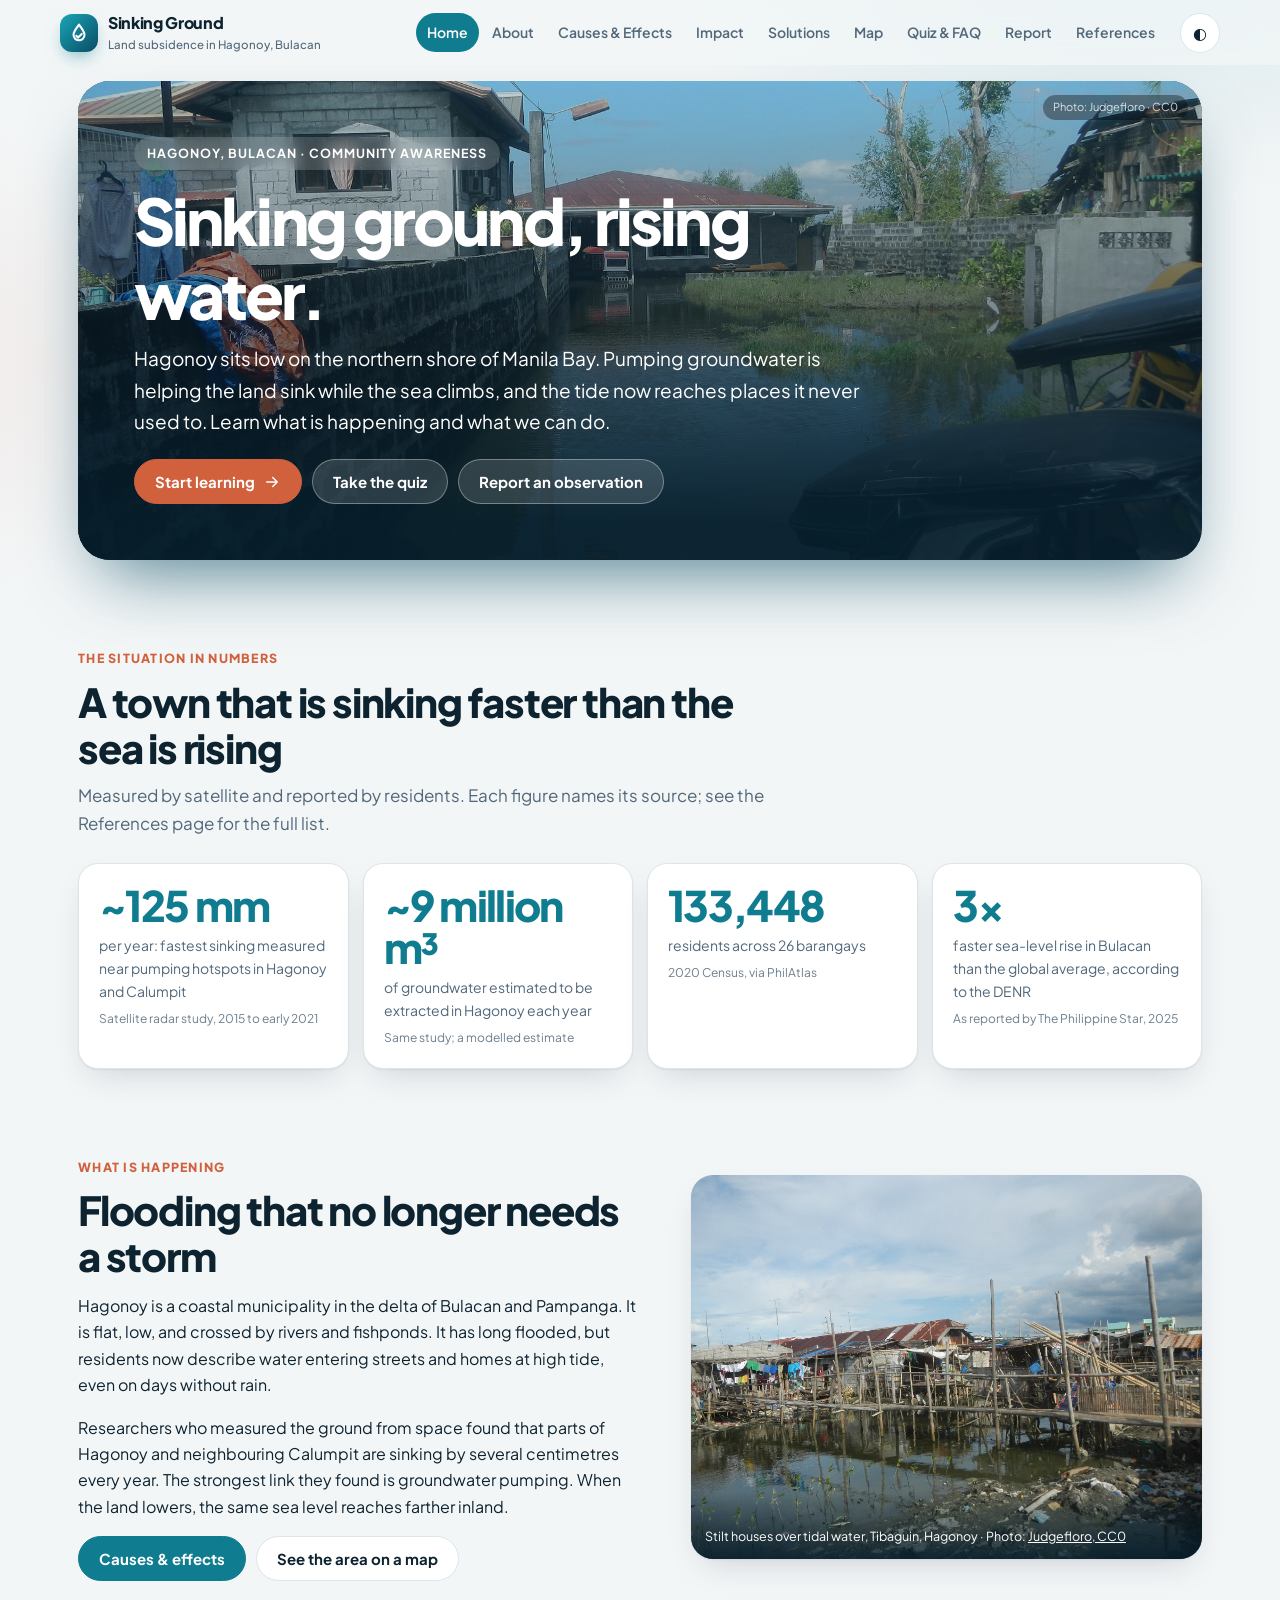
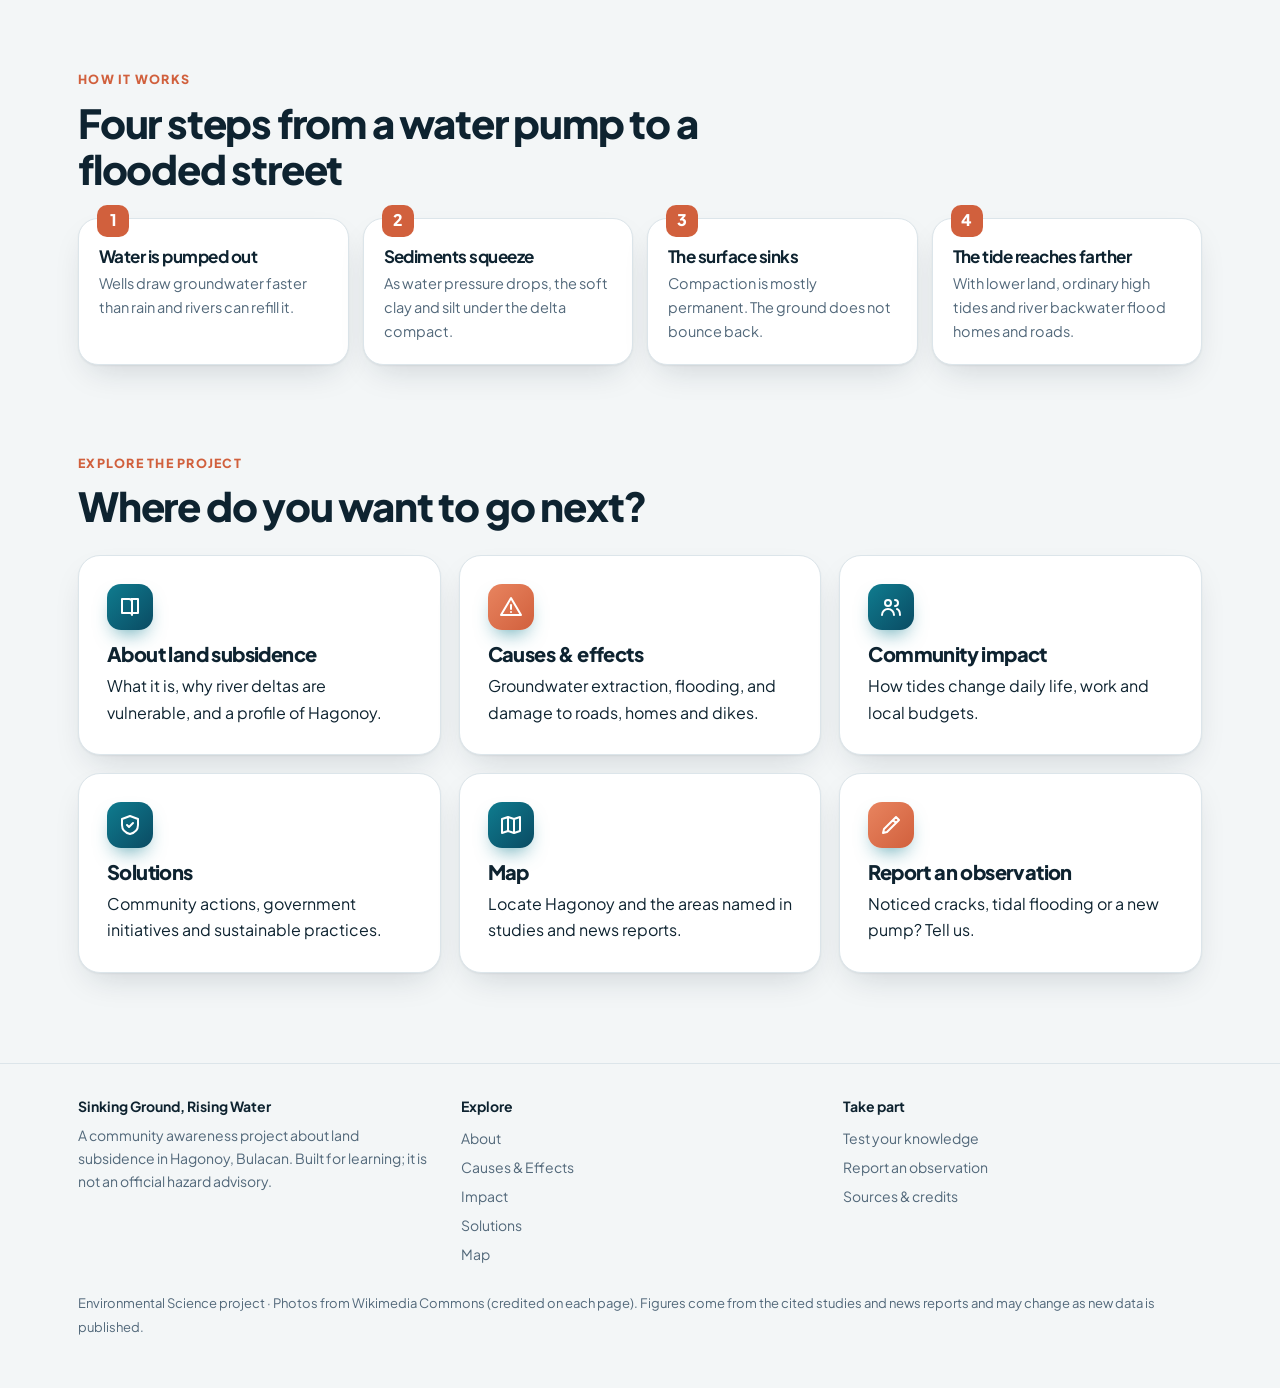
<file: index.html>
<!doctype html>
<html lang="en">
<head>
<meta charset="utf-8">
<meta name="viewport" content="width=device-width, initial-scale=1">
<title>Home | Sinking Ground, Rising Water</title>
<meta name="description" content="Why Hagonoy, Bulacan is sinking, how it floods families every tide, and what the community can do about land subsidence.">
<meta name="theme-color" content="#0A4B63">
<link rel="preconnect" href="https://fonts.googleapis.com"><link rel="preconnect" href="https://fonts.gstatic.com" crossorigin>
<link href="https://fonts.googleapis.com/css2?family=Plus+Jakarta+Sans:wght@400;500;600;700;800&display=swap" rel="stylesheet">
<link rel="stylesheet" href="css/site.css">
</head>
<body data-page="home">
<main id="main" class="wrap">
<section class="hero">
  <div class="hero-img"><img src="img/flooded-lane-hagonoy.jpg" alt="" width="1400" height="1050"></div>
  <a class="credit" href="https://commons.wikimedia.org/wiki/File:2973Aftermath_of_Typhoon_Vamco_Floodwater_in_Hagonoy,_Bulacan_15.jpg" target="_blank" rel="noopener">Photo: Judgefloro · CC0</a>
  <div class="hero-body">
    <span class="eyebrow rise">Hagonoy, Bulacan · Community awareness</span>
    <h1 class="rise">Sinking ground, rising water.</h1>
    <p class="lede rise">Hagonoy sits low on the northern shore of Manila Bay. Pumping groundwater is helping the land sink while the sea climbs, and the tide now reaches places it never used to. Learn what is happening and what we can do.</p>
    <div class="btns rise"><a class="btn primary" href="about.html">Start learning <svg viewBox="0 0 24 24" fill="none" stroke="currentColor" stroke-width="2" stroke-linecap="round" stroke-linejoin="round" aria-hidden="true"><path d="M5 12h14M13 6l6 6-6 6"/></svg></a><a class="btn ghost" href="quiz.html">Take the quiz</a><a class="btn ghost" href="report.html">Report an observation</a></div>
  </div>
</section>

<section class="block">
  <div class="sec-head reveal"><span class="kicker">The situation in numbers</span><h2>A town that is sinking faster than the sea is rising</h2><p>Measured by satellite and reported by residents. Each figure names its source; see the References page for the full list.</p></div>
  <div class="stats">
    <div class="stat"><b>~125 mm</b><span>per year: fastest sinking measured near pumping hotspots in Hagonoy and Calumpit</span><em>Satellite radar study, 2015 to early 2021</em></div>
    <div class="stat"><b>~9 million m³</b><span>of groundwater estimated to be extracted in Hagonoy each year</span><em>Same study; a modelled estimate</em></div>
    <div class="stat"><b>133,448</b><span>residents across 26 barangays</span><em>2020 Census, via PhilAtlas</em></div>
    <div class="stat"><b>3×</b><span>faster sea-level rise in Bulacan than the global average, according to the DENR</span><em>As reported by The Philippine Star, 2025</em></div>
  </div>
</section>

<section class="block">
  <div class="split">
    <div class="reveal">
      <span class="kicker">What is happening</span>
      <h2 style="font-size:clamp(26px,4vw,40px);font-weight:800;margin:8px 0 14px">Flooding that no longer needs a storm</h2>
      <p>Hagonoy is a coastal municipality in the delta of Bulacan and Pampanga. It is flat, low, and crossed by rivers and fishponds. It has long flooded, but residents now describe water entering streets and homes at high tide, even on days without rain.</p>
      <p>Researchers who measured the ground from space found that parts of Hagonoy and neighbouring Calumpit are sinking by several centimetres every year. The strongest link they found is groundwater pumping. When the land lowers, the same sea level reaches farther inland.</p>
      <div class="btns"><a class="btn teal" href="causes-effects.html">Causes &amp; effects</a><a class="btn" href="map.html">See the area on a map</a></div>
    </div>
    <figure class="photo reveal"><img src="img/tibaguin-stilt-houses.jpg" alt="Stilt houses and bamboo walkways over tidal water in Tibaguin, Hagonoy" loading="lazy" width="1400" height="1050"><figcaption>Stilt houses over tidal water, Tibaguin, Hagonoy · Photo: <a href="https://commons.wikimedia.org/wiki/File:9373Tibaguin,_Hagonoy,_Bulacan_43.jpg" target="_blank" rel="noopener">Judgefloro, CC0</a></figcaption></figure>
  </div>
</section>

<section class="block">
  <div class="sec-head reveal"><span class="kicker">How it works</span><h2>Four steps from a water pump to a flooded street</h2></div>
  <div class="steps" style="margin-top:22px">
    <div class="step"><h4>Water is pumped out</h4><p>Wells draw groundwater faster than rain and rivers can refill it.</p></div>
    <div class="step"><h4>Sediments squeeze</h4><p>As water pressure drops, the soft clay and silt under the delta compact.</p></div>
    <div class="step"><h4>The surface sinks</h4><p>Compaction is mostly permanent. The ground does not bounce back.</p></div>
    <div class="step"><h4>The tide reaches farther</h4><p>With lower land, ordinary high tides and river backwater flood homes and roads.</p></div>
  </div>
</section>

<section class="block">
  <div class="sec-head reveal"><span class="kicker">Explore the project</span><h2>Where do you want to go next?</h2></div>
  <div class="grid g3">
    <a class="card" href="about.html" style="text-decoration:none;color:inherit"><span class="ico"><svg viewBox="0 0 24 24" fill="none" stroke="currentColor" stroke-width="2" stroke-linecap="round" stroke-linejoin="round" aria-hidden="true"><path d="M4 4h7a3 3 0 0 1 3 3v13a2 2 0 0 0-2-2H4zM20 4h-6v14h6z"/></svg></span><h3>About land subsidence</h3><p>What it is, why river deltas are vulnerable, and a profile of Hagonoy.</p></a>
    <a class="card" href="causes-effects.html" style="text-decoration:none;color:inherit"><span class="ico warn"><svg viewBox="0 0 24 24" fill="none" stroke="currentColor" stroke-width="2" stroke-linecap="round" stroke-linejoin="round" aria-hidden="true"><path d="M12 3L2 20h20zM12 10v4M12 17h.01"/></svg></span><h3>Causes &amp; effects</h3><p>Groundwater extraction, flooding, and damage to roads, homes and dikes.</p></a>
    <a class="card" href="community-impact.html" style="text-decoration:none;color:inherit"><span class="ico"><svg viewBox="0 0 24 24" fill="none" stroke="currentColor" stroke-width="2" stroke-linecap="round" stroke-linejoin="round" aria-hidden="true"><circle cx="9" cy="8" r="3"/><path d="M3 20c0-3.3 2.7-6 6-6s6 2.7 6 6M16 5a3 3 0 0 1 0 6M18 14c2 .7 3 2.8 3 6"/></svg></span><h3>Community impact</h3><p>How tides change daily life, work and local budgets.</p></a>
    <a class="card" href="mitigation.html" style="text-decoration:none;color:inherit"><span class="ico"><svg viewBox="0 0 24 24" fill="none" stroke="currentColor" stroke-width="2" stroke-linecap="round" stroke-linejoin="round" aria-hidden="true"><path d="M12 3l8 3v6c0 5-4 8-8 9-4-1-8-4-8-9V6z"/><path d="M9 12l2 2 4-4"/></svg></span><h3>Solutions</h3><p>Community actions, government initiatives and sustainable practices.</p></a>
    <a class="card" href="map.html" style="text-decoration:none;color:inherit"><span class="ico"><svg viewBox="0 0 24 24" fill="none" stroke="currentColor" stroke-width="2" stroke-linecap="round" stroke-linejoin="round" aria-hidden="true"><path d="M9 4L3 6v14l6-2 6 2 6-2V4l-6 2zM9 4v14M15 6v14"/></svg></span><h3>Map</h3><p>Locate Hagonoy and the areas named in studies and news reports.</p></a>
    <a class="card" href="report.html" style="text-decoration:none;color:inherit"><span class="ico warn"><svg viewBox="0 0 24 24" fill="none" stroke="currentColor" stroke-width="2" stroke-linecap="round" stroke-linejoin="round" aria-hidden="true"><path d="M4 20l1-4L17 4l3 3L8 19zM14 7l3 3"/></svg></span><h3>Report an observation</h3><p>Noticed cracks, tidal flooding or a new pump? Tell us.</p></a>
  </div>
</section>

</main>
<script src="js/site.js"></script>
</body>
</html>
</file>
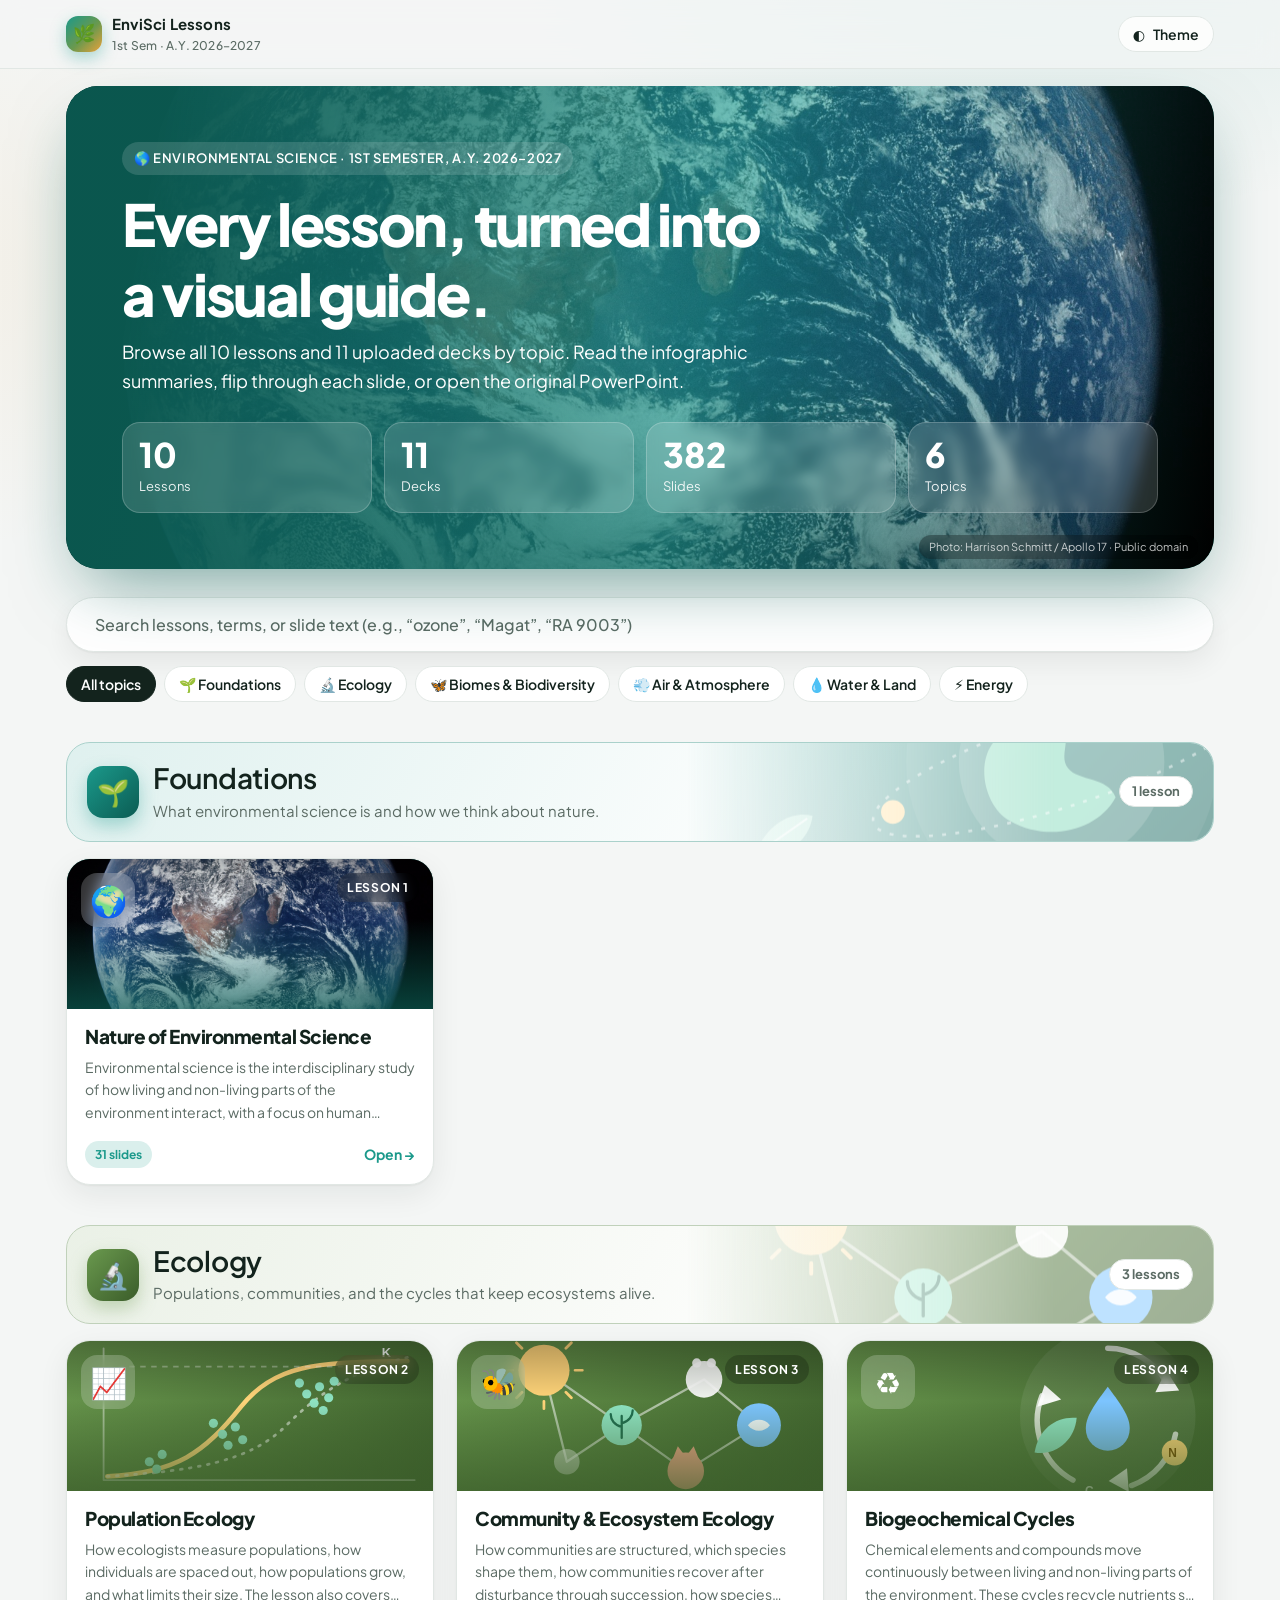
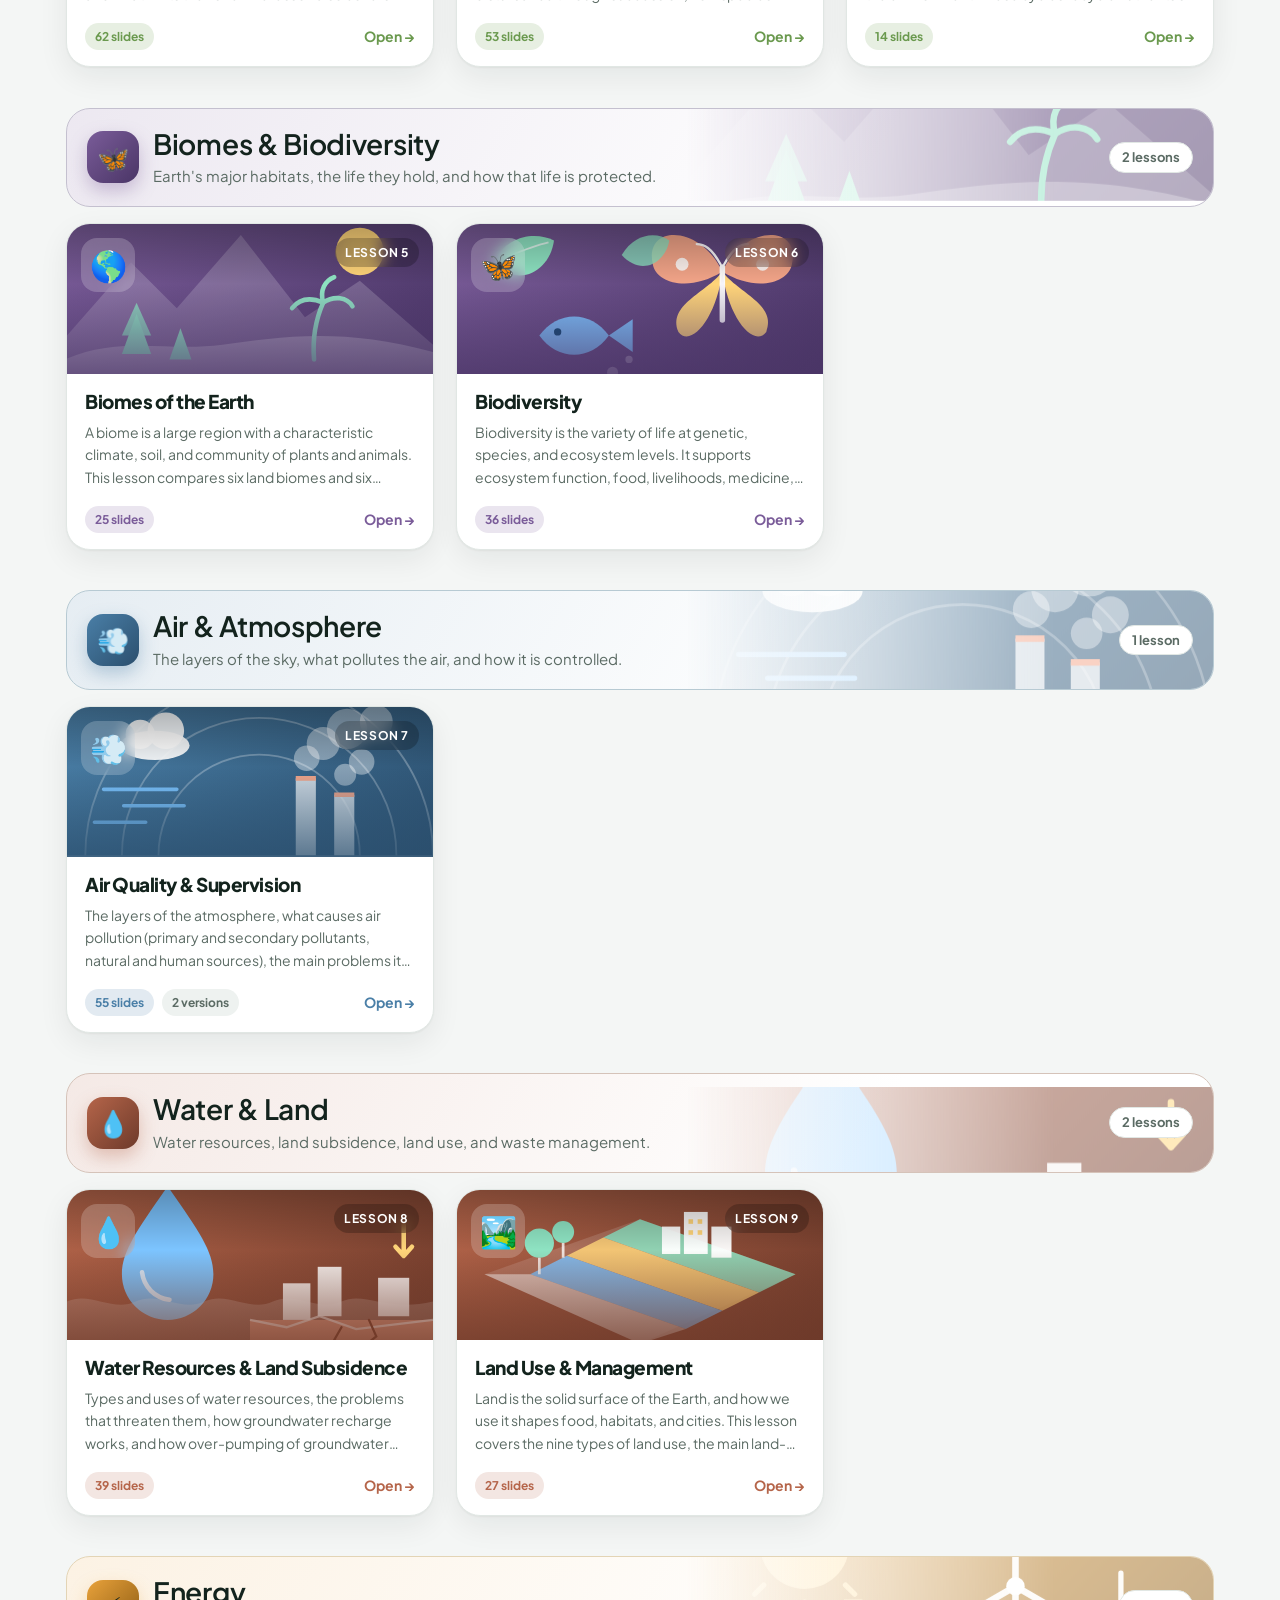
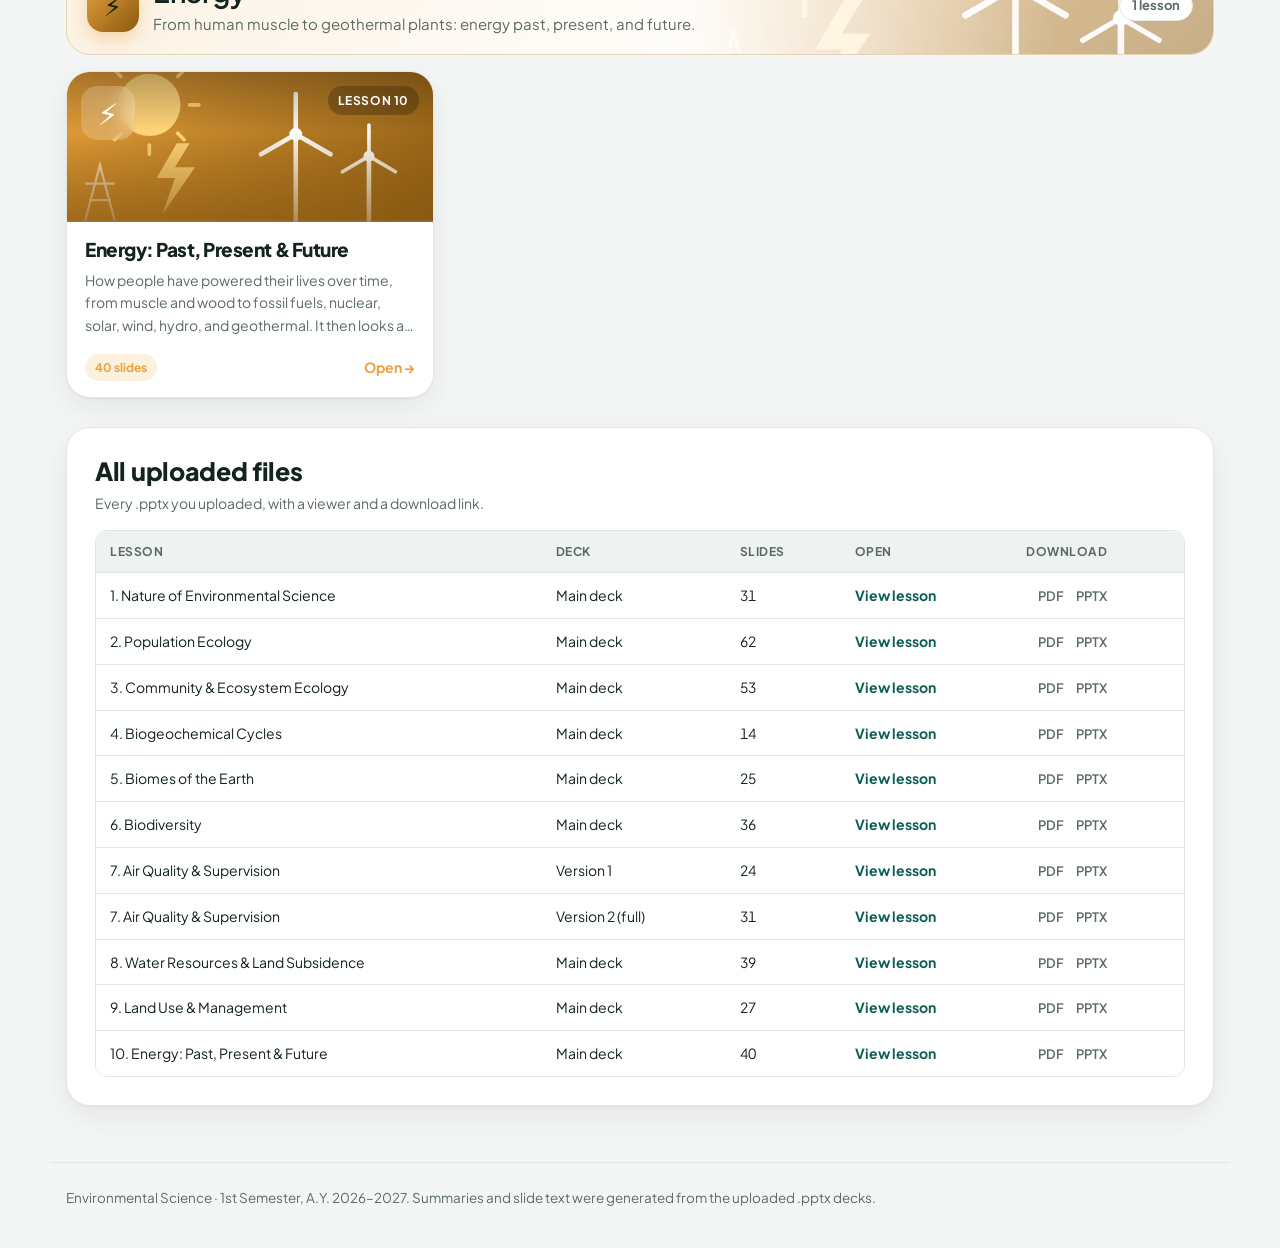
<file: lessons/index.html>
<!doctype html>
<html lang="en">
<head>
  <meta charset="utf-8">
  <meta name="viewport" content="width=device-width, initial-scale=1">
  <title>Environmental Science Lessons | 1st Sem 2026–2027</title>
  <meta name="description" content="Visual, infographic-style summaries of every Environmental Science lesson, with slide viewer and downloads.">
  <meta name="theme-color" content="#0B5C53">
  <link rel="preconnect" href="https://fonts.googleapis.com">
  <link rel="preconnect" href="https://fonts.gstatic.com" crossorigin>
  <link href="https://fonts.googleapis.com/css2?family=Plus+Jakarta+Sans:wght@400;500;600;700;800&display=swap" rel="stylesheet">
  <link rel="stylesheet" href="css/styles.css">
</head>
<body>
  <div id="progress" aria-hidden="true"></div>
  <header class="topbar">
    <div class="topbar-inner">
      <a class="brand" href="#/" aria-label="Home">
        <span class="brand-mark" aria-hidden="true">🌿</span>
        <span class="brand-text">EnviSci Lessons<small>1st Sem · A.Y. 2026–2027</small></span>
      </a>
      <button class="icon-btn" id="theme-toggle" type="button" aria-label="Toggle light or dark theme">
        <span aria-hidden="true">◐</span> Theme
      </button>
    </div>
  </header>

  <main id="app" aria-live="polite"></main>

  <footer>
    <div>Environmental Science · 1st Semester, A.Y. 2026–2027. Summaries and slide text were generated from the uploaded .pptx decks.</div>
  </footer>

  <script src="js/data.js"></script>
  <script src="js/art.js"></script>
  <script src="js/photos.js"></script>
  <script src="js/app.js" defer></script>
</body>
</html>
</file>
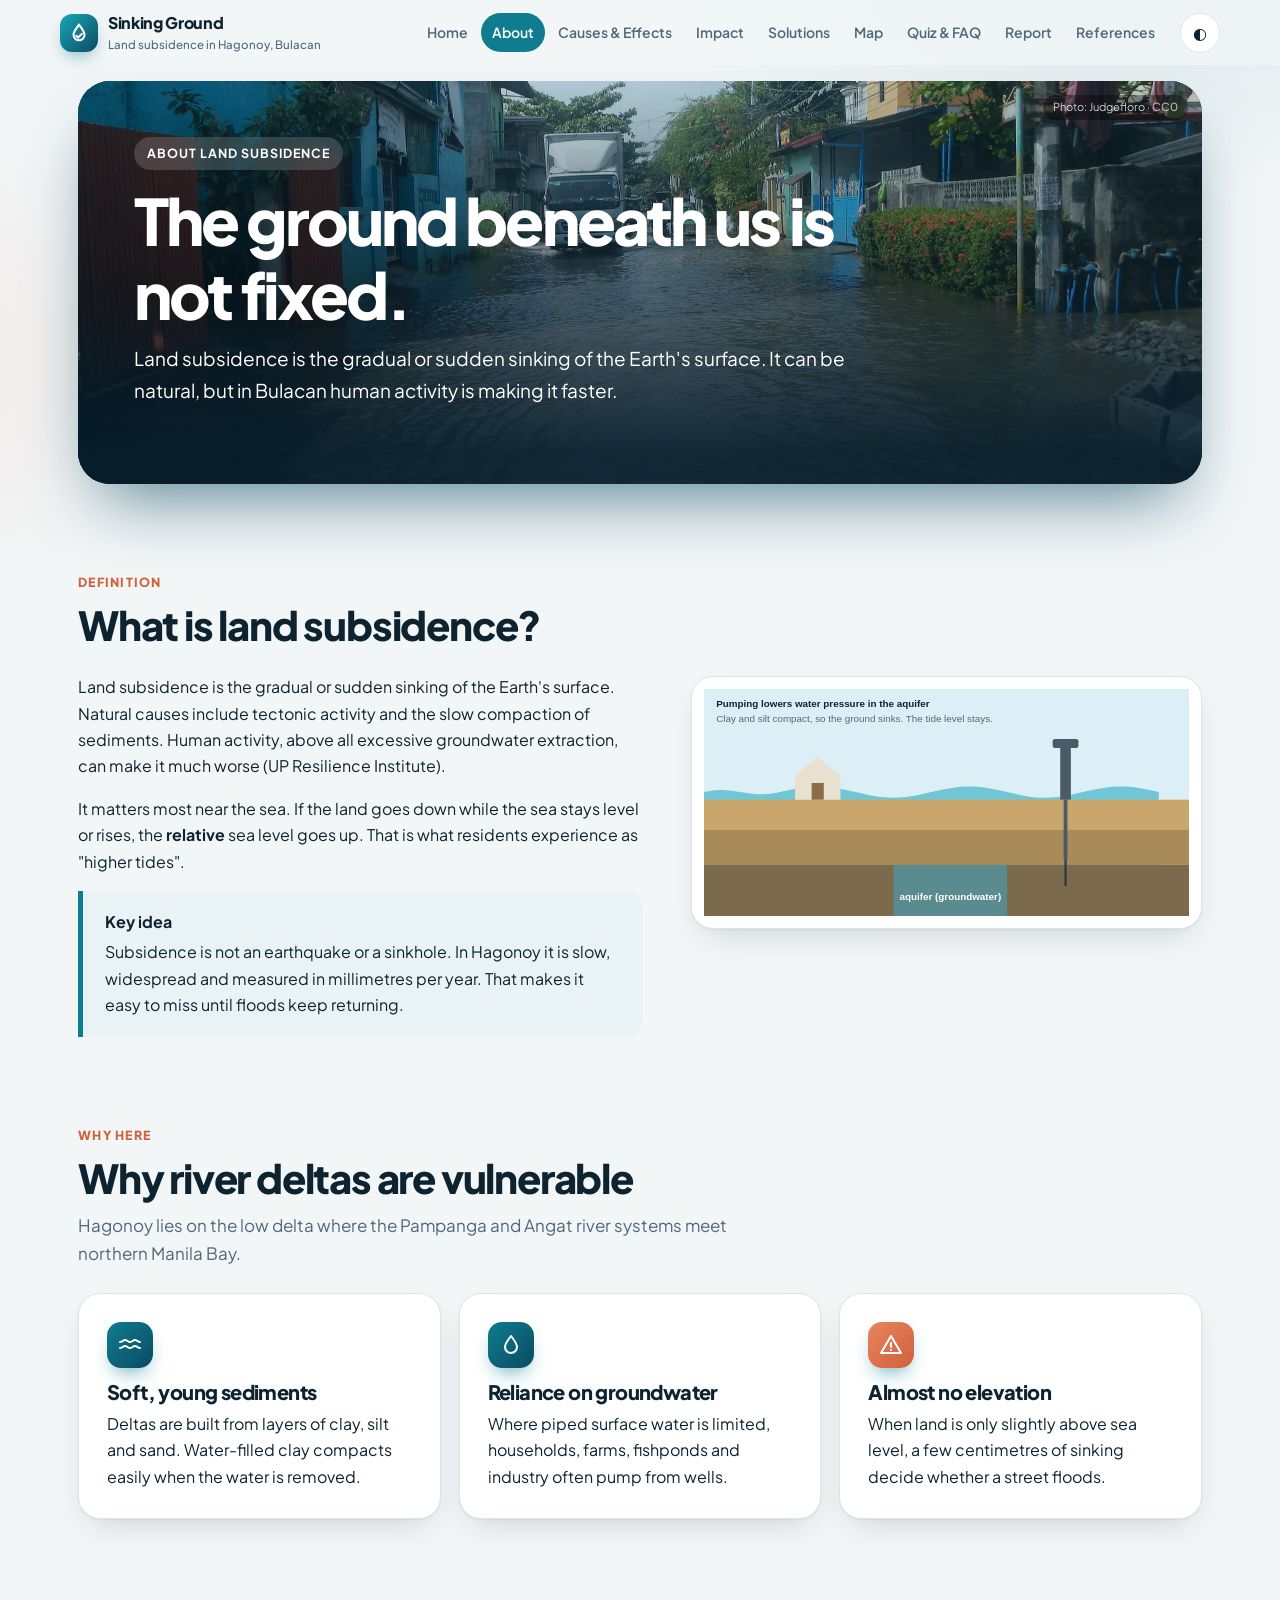
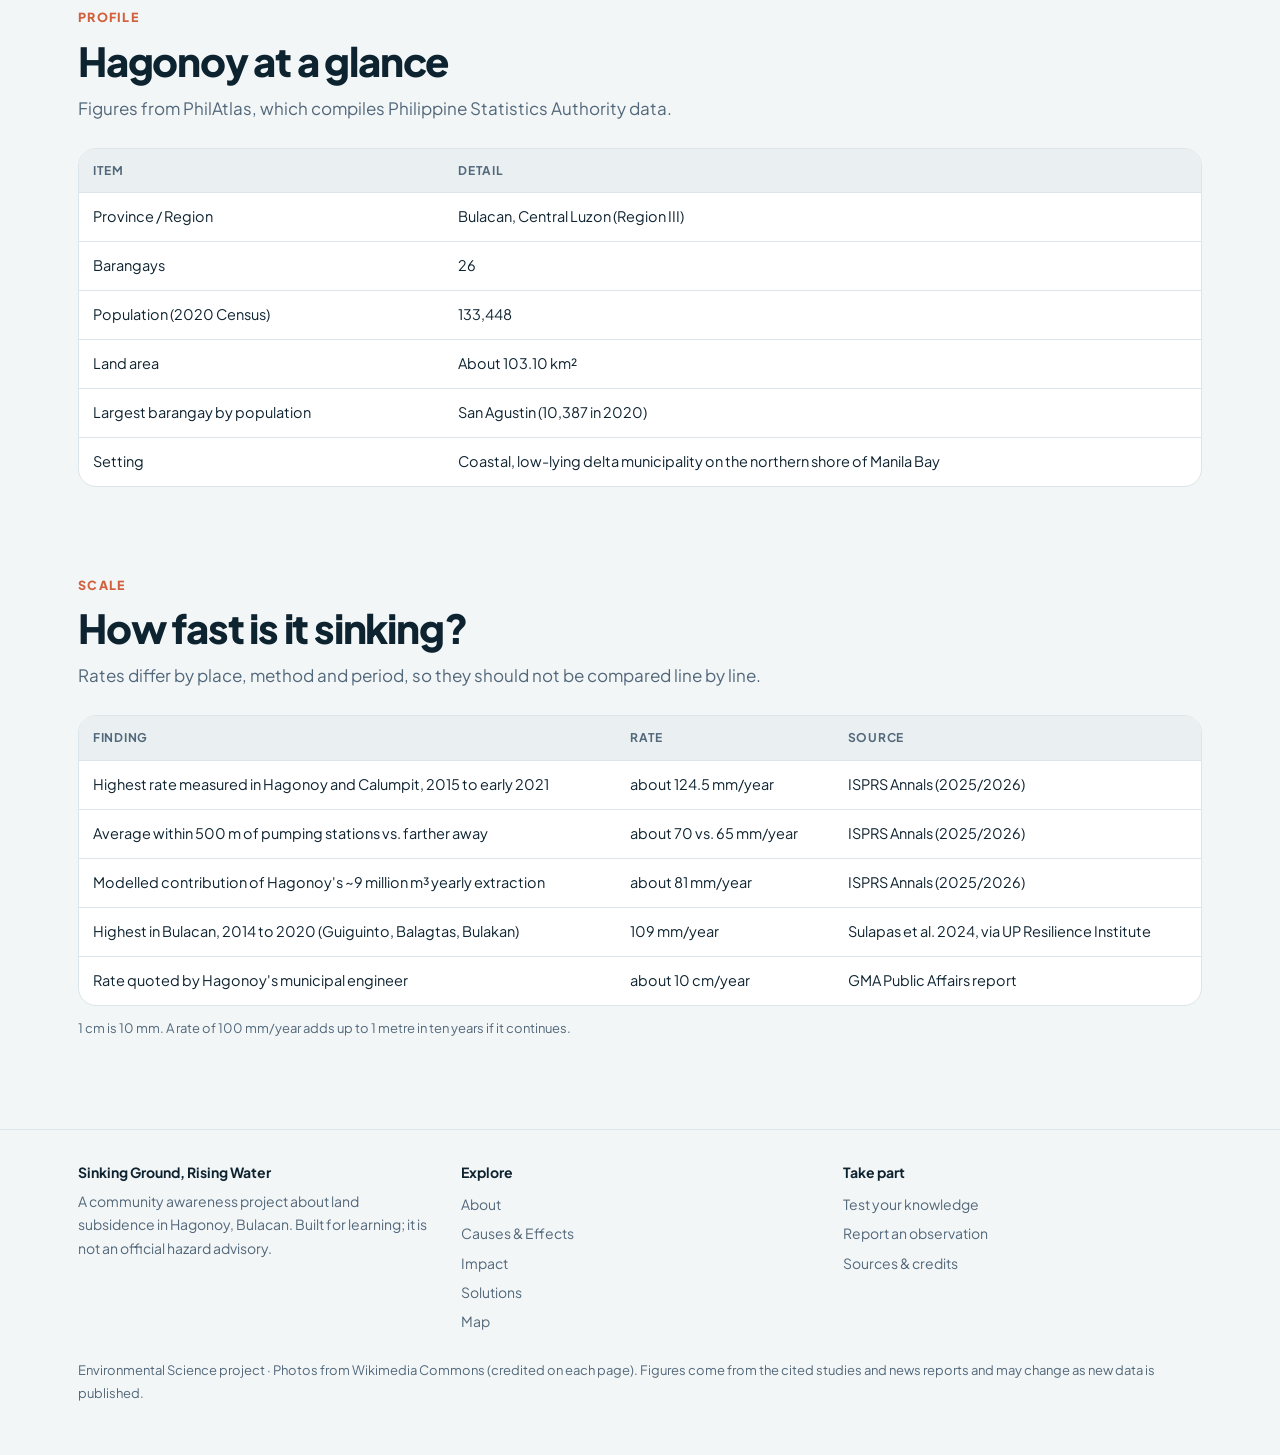
<file: about.html>
<!doctype html>
<html lang="en">
<head>
<meta charset="utf-8">
<meta name="viewport" content="width=device-width, initial-scale=1">
<title>About Land Subsidence | Sinking Ground, Rising Water</title>
<meta name="description" content="What land subsidence is, why river deltas like Hagonoy are vulnerable, and a quick profile of the municipality.">
<meta name="theme-color" content="#0A4B63">
<link rel="preconnect" href="https://fonts.googleapis.com"><link rel="preconnect" href="https://fonts.gstatic.com" crossorigin>
<link href="https://fonts.googleapis.com/css2?family=Plus+Jakarta+Sans:wght@400;500;600;700;800&display=swap" rel="stylesheet">
<link rel="stylesheet" href="css/site.css">
</head>
<body data-page="about">
<main id="main" class="wrap">
<section class="hero short">
  <div class="hero-img"><img src="img/tidal-flood-street-bulacan.jpg" alt="" width="1400" height="1050"></div>
  <a class="credit" href="https://commons.wikimedia.org/wiki/File:7897Tidal_flooding_Marilao,_Bulacan_02.jpg" target="_blank" rel="noopener">Photo: Judgefloro · CC0</a>
  <div class="hero-body">
    <span class="eyebrow rise">About land subsidence</span>
    <h1 class="rise">The ground beneath us is not fixed.</h1>
    <p class="lede rise">Land subsidence is the gradual or sudden sinking of the Earth's surface. It can be natural, but in Bulacan human activity is making it faster.</p>
    <div class="btns rise"></div>
  </div>
</section>

<section class="block">
  <div class="split">
    <div class="reveal">
      <div class="sec-head reveal"><span class="kicker">Definition</span><h2>What is land subsidence?</h2></div>
      <p>Land subsidence is the gradual or sudden sinking of the Earth's surface. Natural causes include tectonic activity and the slow compaction of sediments. Human activity, above all excessive groundwater extraction, can make it much worse (UP Resilience Institute).</p>
      <p>It matters most near the sea. If the land goes down while the sea stays level or rises, the <strong>relative</strong> sea level goes up. That is what residents experience as "higher tides".</p>
      <div class="callout teal"><strong>Key idea</strong>Subsidence is not an earthquake or a sinkhole. In Hagonoy it is slow, widespread and measured in millimetres per year. That makes it easy to miss until floods keep returning.</div>
    </div>
    <div class="diagram" role="img" aria-label="Cross-section diagram: pumping groundwater compacts the sediment layers, so the land surface lowers while the tide level stays the same, and water reaches homes.">
<svg viewBox="0 0 640 300" xmlns="http://www.w3.org/2000/svg">
  <rect width="640" height="300" fill="#DDEFF6"/>
  <g class="tide"><path d="M0 150c40-10 60 10 100 0s60-10 100 0 60 10 100 0 60-10 100 0 60 10 100 0 60-10 100 0v150H0z" fill="#19A7B8" opacity=".55"/></g>
  <g class="land">
    <rect x="0" y="130" width="640" height="40" fill="#C9A66B"/>
    <rect x="0" y="170" width="640" height="46" fill="#A98B5A"/>
    <rect x="0" y="216" width="640" height="84" fill="#7C6A4D"/>
    <rect x="250" y="216" width="150" height="84" fill="#3FA7C4" opacity=".55"/>
    <text x="325" y="262" text-anchor="middle" font-family="sans-serif" font-size="13" font-weight="700" fill="#fff">aquifer (groundwater)</text>
    <g transform="translate(120 70)"><path d="M0 60V28l30-24 30 24v32z" fill="#E9E1D0"/><rect x="22" y="38" width="16" height="22" fill="#8C6D4A"/></g>
    <g transform="translate(470 50)"><rect x="0" y="0" width="14" height="80" fill="#4A5A66"/><rect x="-10" y="0" width="34" height="12" rx="3" fill="#4A5A66"/><path d="M7 80V160" stroke="#4A5A66" stroke-width="5"/></g>
    <path d="M477 210v34" stroke="#2c3a44" stroke-width="3"/>
  </g>
  <g font-family="sans-serif" font-size="13" font-weight="700" fill="#0E2330">
    <text x="16" y="24">Pumping lowers water pressure in the aquifer</text>
    <text x="16" y="44" font-weight="500" fill="#52687A">Clay and silt compact, so the ground sinks. The tide level stays.</text>
  </g>
</svg></div>
  </div>
</section>

<section class="block">
  <div class="sec-head reveal"><span class="kicker">Why here</span><h2>Why river deltas are vulnerable</h2><p>Hagonoy lies on the low delta where the Pampanga and Angat river systems meet northern Manila Bay.</p></div>
  <div class="grid g3">
    <div class="card"><span class="ico"><svg viewBox="0 0 24 24" fill="none" stroke="currentColor" stroke-width="2" stroke-linecap="round" stroke-linejoin="round" aria-hidden="true"><path d="M2 9c3 0 3-2 5-2s3 2 5 2 3-2 5-2 3 2 5 2M2 15c3 0 3-2 5-2s3 2 5 2 3-2 5-2 3 2 5 2"/></svg></span><h3>Soft, young sediments</h3><p>Deltas are built from layers of clay, silt and sand. Water-filled clay compacts easily when the water is removed.</p></div>
    <div class="card"><span class="ico"><svg viewBox="0 0 24 24" fill="none" stroke="currentColor" stroke-width="2" stroke-linecap="round" stroke-linejoin="round" aria-hidden="true"><path d="M12 3c4 5 6 8 6 11a6 6 0 0 1-12 0c0-3 2-6 6-11z"/></svg></span><h3>Reliance on groundwater</h3><p>Where piped surface water is limited, households, farms, fishponds and industry often pump from wells.</p></div>
    <div class="card"><span class="ico warn"><svg viewBox="0 0 24 24" fill="none" stroke="currentColor" stroke-width="2" stroke-linecap="round" stroke-linejoin="round" aria-hidden="true"><path d="M12 3L2 20h20zM12 10v4M12 17h.01"/></svg></span><h3>Almost no elevation</h3><p>When land is only slightly above sea level, a few centimetres of sinking decide whether a street floods.</p></div>
  </div>
</section>

<section class="block">
  <div class="sec-head reveal"><span class="kicker">Profile</span><h2>Hagonoy at a glance</h2><p>Figures from PhilAtlas, which compiles Philippine Statistics Authority data.</p></div>
  <div class="tablewrap reveal"><table>
    <tr><th>Item</th><th>Detail</th></tr>
    <tr><td>Province / Region</td><td>Bulacan, Central Luzon (Region III)</td></tr>
    <tr><td>Barangays</td><td>26</td></tr>
    <tr><td>Population (2020 Census)</td><td>133,448</td></tr>
    <tr><td>Land area</td><td>About 103.10 km²</td></tr>
    <tr><td>Largest barangay by population</td><td>San Agustin (10,387 in 2020)</td></tr>
    <tr><td>Setting</td><td>Coastal, low-lying delta municipality on the northern shore of Manila Bay</td></tr>
  </table></div>
</section>

<section class="block">
  <div class="sec-head reveal"><span class="kicker">Scale</span><h2>How fast is it sinking?</h2><p>Rates differ by place, method and period, so they should not be compared line by line.</p></div>
  <div class="tablewrap reveal"><table>
    <tr><th>Finding</th><th>Rate</th><th>Source</th></tr>
    <tr><td>Highest rate measured in Hagonoy and Calumpit, 2015 to early 2021</td><td>about 124.5 mm/year</td><td>ISPRS Annals (2025/2026)</td></tr>
    <tr><td>Average within 500 m of pumping stations vs. farther away</td><td>about 70 vs. 65 mm/year</td><td>ISPRS Annals (2025/2026)</td></tr>
    <tr><td>Modelled contribution of Hagonoy's ~9 million m³ yearly extraction</td><td>about 81 mm/year</td><td>ISPRS Annals (2025/2026)</td></tr>
    <tr><td>Highest in Bulacan, 2014 to 2020 (Guiguinto, Balagtas, Bulakan)</td><td>109 mm/year</td><td>Sulapas et al. 2024, via UP Resilience Institute</td></tr>
    <tr><td>Rate quoted by Hagonoy's municipal engineer</td><td>about 10 cm/year</td><td>GMA Public Affairs report</td></tr>
  </table></div>
  <p class="note" style="margin-top:12px">1 cm is 10 mm. A rate of 100 mm/year adds up to 1 metre in ten years if it continues.</p>
</section>

</main>
<script src="js/site.js"></script>
</body>
</html>
</file>
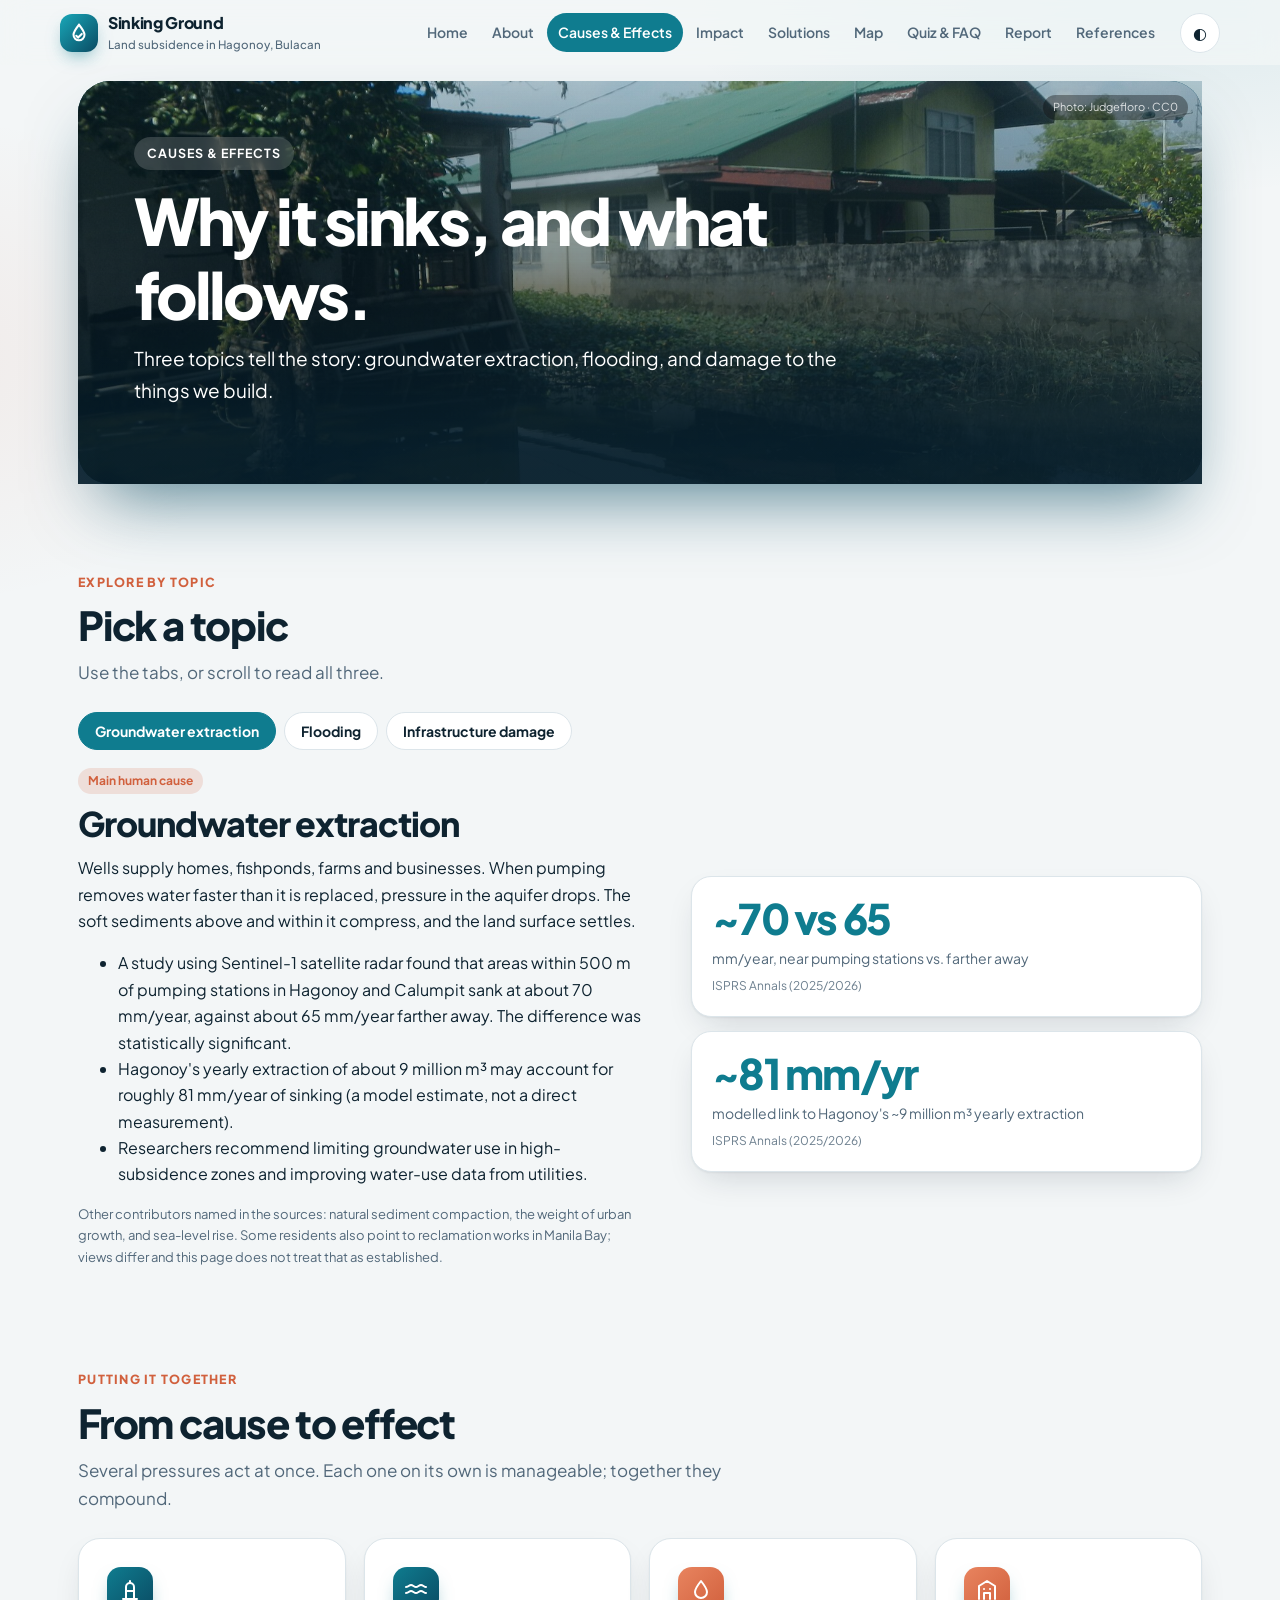
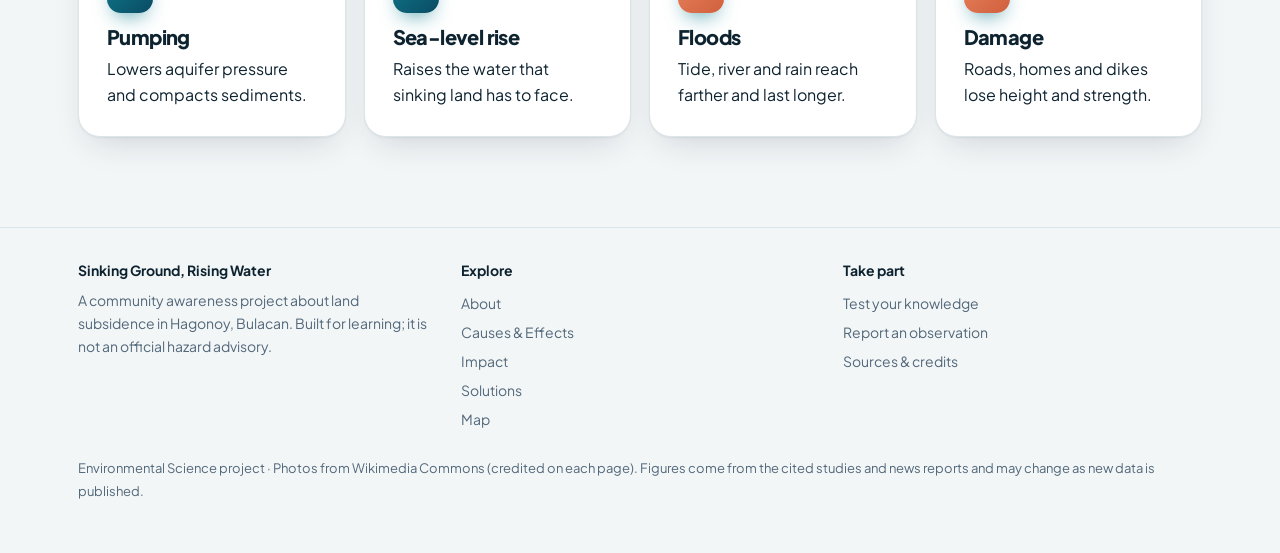
<file: causes-effects.html>
<!doctype html>
<html lang="en">
<head>
<meta charset="utf-8">
<meta name="viewport" content="width=device-width, initial-scale=1">
<title>Causes and Effects | Sinking Ground, Rising Water</title>
<meta name="description" content="Groundwater extraction, flooding and infrastructure damage: what drives land subsidence in Hagonoy and what it does.">
<meta name="theme-color" content="#0A4B63">
<link rel="preconnect" href="https://fonts.googleapis.com"><link rel="preconnect" href="https://fonts.gstatic.com" crossorigin>
<link href="https://fonts.googleapis.com/css2?family=Plus+Jakarta+Sans:wght@400;500;600;700;800&display=swap" rel="stylesheet">
<link rel="stylesheet" href="css/site.css">
</head>
<body data-page="causes">
<main id="main" class="wrap">
<section class="hero short">
  <div class="hero-img"><img src="img/flooded-yard-calumpit.jpg" alt="" width="1400" height="1050"></div>
  <a class="credit" href="https://commons.wikimedia.org/wiki/File:790Tidal_flooding_in_Meysulao,_Calumpit_36.jpg" target="_blank" rel="noopener">Photo: Judgefloro · CC0</a>
  <div class="hero-body">
    <span class="eyebrow rise">Causes &amp; effects</span>
    <h1 class="rise">Why it sinks, and what follows.</h1>
    <p class="lede rise">Three topics tell the story: groundwater extraction, flooding, and damage to the things we build.</p>
    <div class="btns rise"></div>
  </div>
</section>

<section class="block">
  <div class="sec-head reveal"><span class="kicker">Explore by topic</span><h2>Pick a topic</h2><p>Use the tabs, or scroll to read all three.</p></div>
  <div class="tabs reveal" role="tablist" aria-label="Topics">
    <button class="tab" role="tab" aria-selected="true" data-t="gw" type="button">Groundwater extraction</button>
    <button class="tab" role="tab" aria-selected="false" data-t="fl" type="button">Flooding</button>
    <button class="tab" role="tab" aria-selected="false" data-t="in" type="button">Infrastructure damage</button>
  </div>

  <div class="panel-t" id="t-gw">
    <div class="split">
      <div>
        <span class="tag warn">Main human cause</span>
        <h2 style="font-size:clamp(24px,3.4vw,34px);font-weight:800;margin:10px 0 12px">Groundwater extraction</h2>
        <p>Wells supply homes, fishponds, farms and businesses. When pumping removes water faster than it is replaced, pressure in the aquifer drops. The soft sediments above and within it compress, and the land surface settles.</p>
        <ul>
          <li>A study using Sentinel-1 satellite radar found that areas within 500 m of pumping stations in Hagonoy and Calumpit sank at about 70 mm/year, against about 65 mm/year farther away. The difference was statistically significant.</li>
          <li>Hagonoy's yearly extraction of about 9 million m³ may account for roughly 81 mm/year of sinking (a model estimate, not a direct measurement).</li>
          <li>Researchers recommend limiting groundwater use in high-subsidence zones and improving water-use data from utilities.</li>
        </ul>
        <p class="note">Other contributors named in the sources: natural sediment compaction, the weight of urban growth, and sea-level rise. Some residents also point to reclamation works in Manila Bay; views differ and this page does not treat that as established.</p>
      </div>
      <div class="grid" style="gap:14px">
        <div class="stat"><b>~70 vs 65</b><span>mm/year, near pumping stations vs. farther away</span><em>ISPRS Annals (2025/2026)</em></div>
        <div class="stat"><b>~81 mm/yr</b><span>modelled link to Hagonoy's ~9 million m³ yearly extraction</span><em>ISPRS Annals (2025/2026)</em></div>
      </div>
    </div>
  </div>

  <div class="panel-t" id="t-fl" hidden>
    <div class="split">
      <div>
        <span class="tag warn">Most visible effect</span>
        <h2 style="font-size:clamp(24px,3.4vw,34px);font-weight:800;margin:10px 0 12px">Flooding</h2>
        <p>Hagonoy behaves like a catch basin. River water from upstream and tidal water from Manila Bay both press on a town that has little elevation to spare. Sinking land lets high tides, river backwater and heavy rain reach farther and stay longer.</p>
        <ul>
          <li>Tidal flooding can happen on dry days. In San Agustin, a barangay captain and residents told The Philippine Star that streets now work like canals.</li>
          <li>Floodwater recedes slowly because the land that should drain it is lower than the water outside.</li>
          <li>Subsidence, higher seas and heavy rain stack on top of each other. Sinking raises the starting level for every flood.</li>
        </ul>
        <p class="note">The DENR has said sea level in Bulacan is rising about three times faster than the global average (reported by The Philippine Star, 2025).</p>
      </div>
      <figure class="photo reveal"><img src="img/flooded-yard-calumpit.jpg" alt="A flooded yard and house in Calumpit, Bulacan" loading="lazy" width="1400" height="1050"><figcaption>Floodwater around a house in Calumpit, next to Hagonoy · Photo: <a href="https://commons.wikimedia.org/wiki/File:790Tidal_flooding_in_Meysulao,_Calumpit_36.jpg" target="_blank" rel="noopener">Judgefloro, CC0</a></figcaption></figure>
    </div>
  </div>

  <div class="panel-t" id="t-in" hidden>
    <div class="split">
      <div>
        <span class="tag warn">Long-term cost</span>
        <h2 style="font-size:clamp(24px,3.4vw,34px);font-weight:800;margin:10px 0 12px">Infrastructure damage</h2>
        <p>Uneven settling cracks foundations and slabs, tilts poles and walls, and lowers roads and dikes below the water they were built to hold back.</p>
        <ul>
          <li>The UP Resilience Institute notes sinking roads and homes in Hagonoy and neighbouring Obando.</li>
          <li>Raised concrete walkways and check gates in San Agustin are now overtopped by high tides, according to The Philippine Star.</li>
          <li>Families spend their own money to raise floors, gates and vehicles. In the same report, a tricycle driver spent about ₱10,000 raising his vehicle.</li>
          <li>Coastal groundwater can become salty or contaminated as the land and sea level change (UP Resilience Institute).</li>
        </ul>
      </div>
      <figure class="photo reveal"><img src="img/tidal-flood-street-bulacan.jpg" alt="A street flooded by tidal water in Bulacan with a truck and tricycle driving through" loading="lazy" width="1400" height="1050"><figcaption>Tidal flooding on a street in Marilao, Bulacan · Photo: <a href="https://commons.wikimedia.org/wiki/File:7897Tidal_flooding_Marilao,_Bulacan_02.jpg" target="_blank" rel="noopener">Judgefloro, CC0</a></figcaption></figure>
    </div>
  </div>
</section>

<section class="block">
  <div class="sec-head reveal"><span class="kicker">Putting it together</span><h2>From cause to effect</h2><p>Several pressures act at once. Each one on its own is manageable; together they compound.</p></div>
  <div class="grid g4">
    <div class="card"><span class="ico"><svg viewBox="0 0 24 24" fill="none" stroke="currentColor" stroke-width="2" stroke-linecap="round" stroke-linejoin="round" aria-hidden="true"><path d="M5 21h14M8 21V9a4 4 0 0 1 8 0v12M12 5V3M8 13h8"/></svg></span><h3>Pumping</h3><p>Lowers aquifer pressure and compacts sediments.</p></div>
    <div class="card"><span class="ico"><svg viewBox="0 0 24 24" fill="none" stroke="currentColor" stroke-width="2" stroke-linecap="round" stroke-linejoin="round" aria-hidden="true"><path d="M2 9c3 0 3-2 5-2s3 2 5 2 3-2 5-2 3 2 5 2M2 15c3 0 3-2 5-2s3 2 5 2 3-2 5-2 3 2 5 2"/></svg></span><h3>Sea-level rise</h3><p>Raises the water that sinking land has to face.</p></div>
    <div class="card"><span class="ico warn"><svg viewBox="0 0 24 24" fill="none" stroke="currentColor" stroke-width="2" stroke-linecap="round" stroke-linejoin="round" aria-hidden="true"><path d="M12 3c4 5 6 8 6 11a6 6 0 0 1-12 0c0-3 2-6 6-11z"/></svg></span><h3>Floods</h3><p>Tide, river and rain reach farther and last longer.</p></div>
    <div class="card"><span class="ico warn"><svg viewBox="0 0 24 24" fill="none" stroke="currentColor" stroke-width="2" stroke-linecap="round" stroke-linejoin="round" aria-hidden="true"><path d="M4 21V8l8-5 8 5v13M9 21v-6h6v6M9 11h.01M15 11h.01"/></svg></span><h3>Damage</h3><p>Roads, homes and dikes lose height and strength.</p></div>
  </div>
</section>

</main>
<script src="js/site.js"></script>
<script>
(function(){
  const tabs=[...document.querySelectorAll(".tab")], panes=[...document.querySelectorAll(".panel-t")];
  function show(id){tabs.forEach(t=>t.setAttribute("aria-selected",String(t.dataset.t===id)));panes.forEach(p=>p.hidden=p.id!=="t-"+id);}
  tabs.forEach(t=>t.addEventListener("click",()=>show(t.dataset.t)));
  const h=(location.hash||"").replace("#","");if(["gw","fl","in"].includes(h))show(h);
})();
</script>
</body>
</html>
</file>
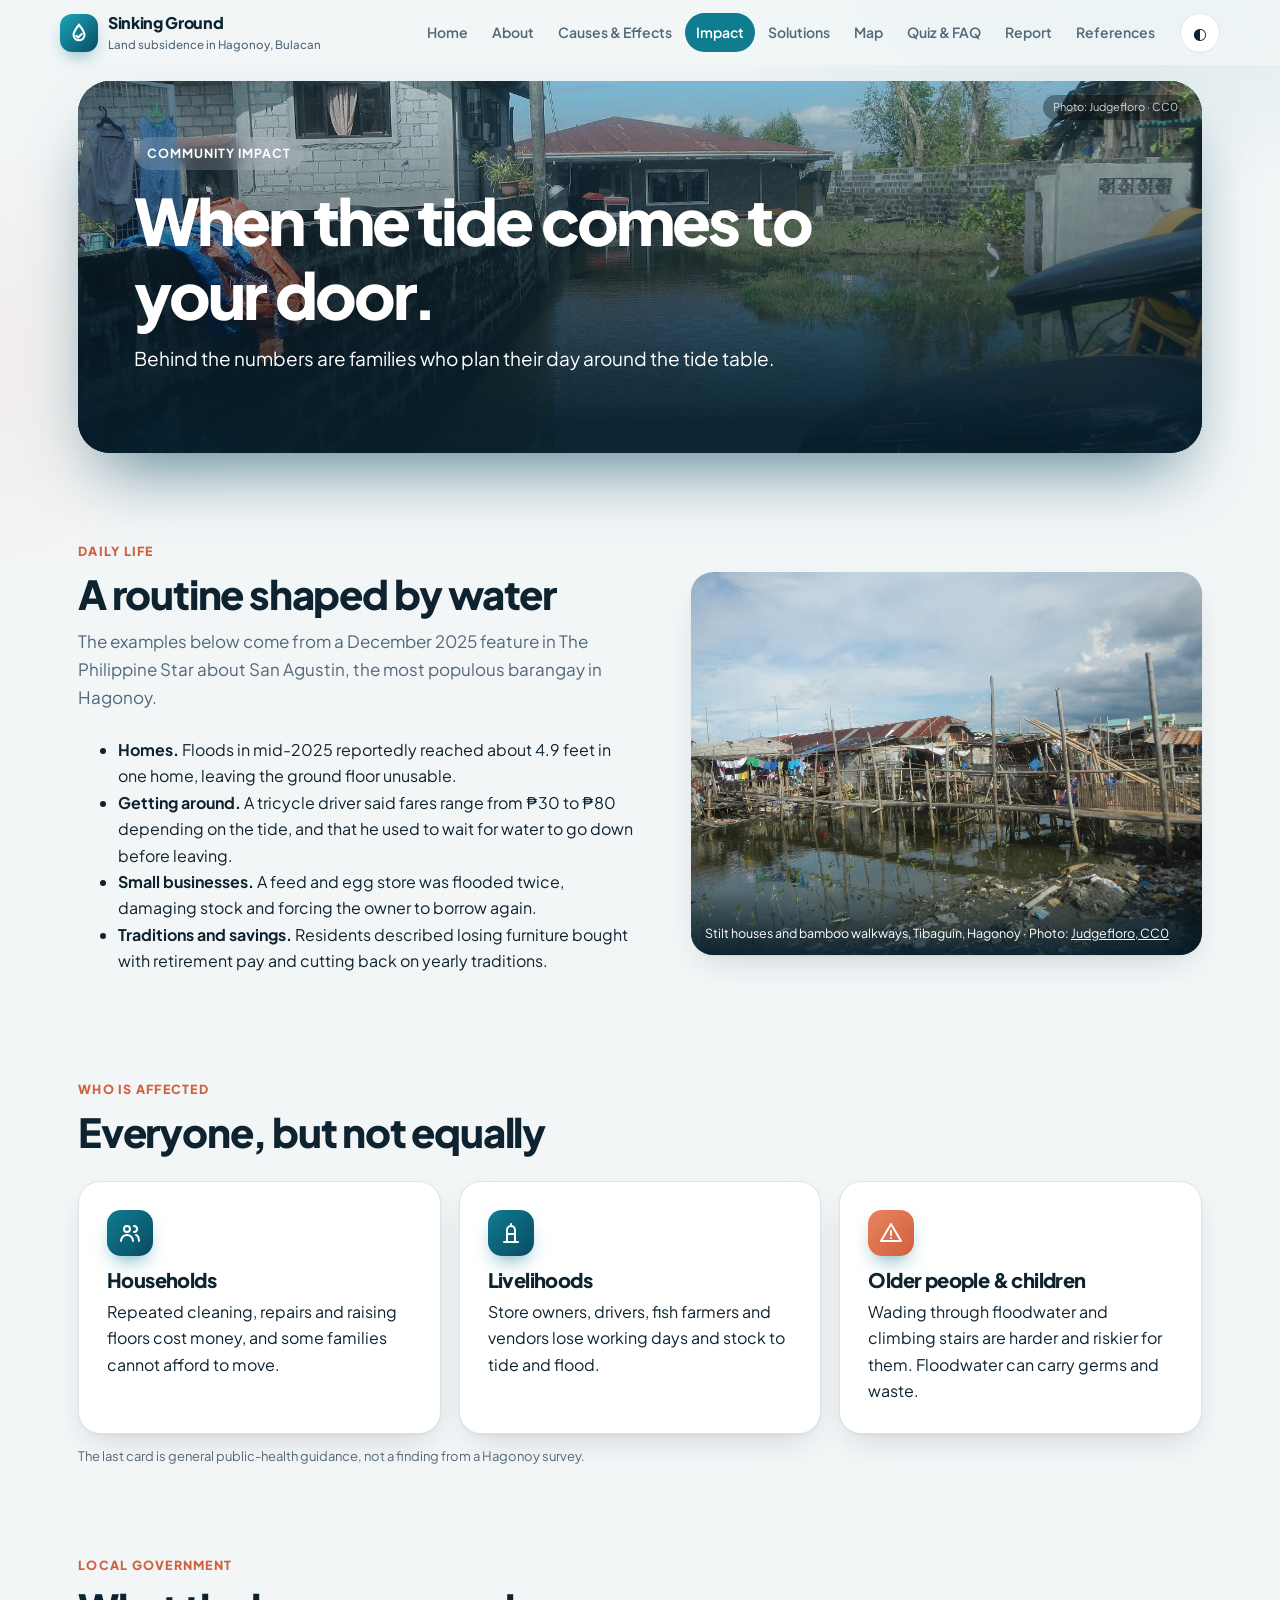
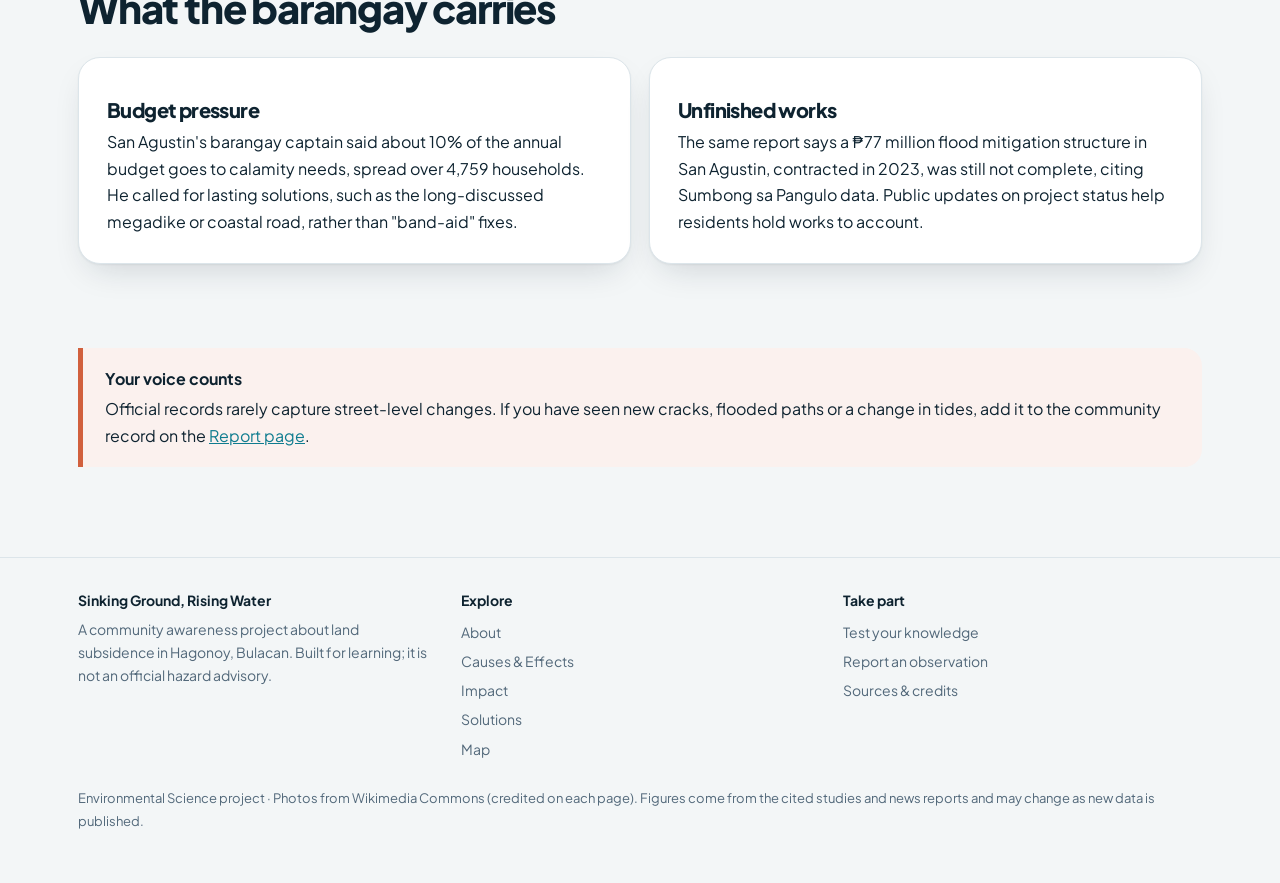
<file: community-impact.html>
<!doctype html>
<html lang="en">
<head>
<meta charset="utf-8">
<meta name="viewport" content="width=device-width, initial-scale=1">
<title>Community Impact | Sinking Ground, Rising Water</title>
<meta name="description" content="How tidal flooding and sinking land affect daily life, livelihoods and local budgets in Hagonoy, Bulacan.">
<meta name="theme-color" content="#0A4B63">
<link rel="preconnect" href="https://fonts.googleapis.com"><link rel="preconnect" href="https://fonts.gstatic.com" crossorigin>
<link href="https://fonts.googleapis.com/css2?family=Plus+Jakarta+Sans:wght@400;500;600;700;800&display=swap" rel="stylesheet">
<link rel="stylesheet" href="css/site.css">
</head>
<body data-page="impact">
<main id="main" class="wrap">
<section class="hero short">
  <div class="hero-img"><img src="img/flooded-lane-hagonoy.jpg" alt="" width="1400" height="1050"></div>
  <a class="credit" href="https://commons.wikimedia.org/wiki/File:2973Aftermath_of_Typhoon_Vamco_Floodwater_in_Hagonoy,_Bulacan_15.jpg" target="_blank" rel="noopener">Photo: Judgefloro · CC0</a>
  <div class="hero-body">
    <span class="eyebrow rise">Community impact</span>
    <h1 class="rise">When the tide comes to your door.</h1>
    <p class="lede rise">Behind the numbers are families who plan their day around the tide table.</p>
    <div class="btns rise"></div>
  </div>
</section>

<section class="block">
  <div class="split">
    <div class="reveal">
      <div class="sec-head reveal"><span class="kicker">Daily life</span><h2>A routine shaped by water</h2><p>The examples below come from a December 2025 feature in The Philippine Star about San Agustin, the most populous barangay in Hagonoy.</p></div>
      <ul>
        <li><strong>Homes.</strong> Floods in mid-2025 reportedly reached about 4.9 feet in one home, leaving the ground floor unusable.</li>
        <li><strong>Getting around.</strong> A tricycle driver said fares range from ₱30 to ₱80 depending on the tide, and that he used to wait for water to go down before leaving.</li>
        <li><strong>Small businesses.</strong> A feed and egg store was flooded twice, damaging stock and forcing the owner to borrow again.</li>
        <li><strong>Traditions and savings.</strong> Residents described losing furniture bought with retirement pay and cutting back on yearly traditions.</li>
      </ul>
    </div>
    <figure class="photo reveal"><img src="img/tibaguin-stilt-houses.jpg" alt="Houses on stilts above tidal water in Tibaguin, Hagonoy" loading="lazy" width="1400" height="1050"><figcaption>Stilt houses and bamboo walkways, Tibaguin, Hagonoy · Photo: <a href="https://commons.wikimedia.org/wiki/File:9373Tibaguin,_Hagonoy,_Bulacan_43.jpg" target="_blank" rel="noopener">Judgefloro, CC0</a></figcaption></figure>
  </div>
</section>

<section class="block">
  <div class="sec-head reveal"><span class="kicker">Who is affected</span><h2>Everyone, but not equally</h2></div>
  <div class="grid g3">
    <div class="card"><span class="ico"><svg viewBox="0 0 24 24" fill="none" stroke="currentColor" stroke-width="2" stroke-linecap="round" stroke-linejoin="round" aria-hidden="true"><circle cx="9" cy="8" r="3"/><path d="M3 20c0-3.3 2.7-6 6-6s6 2.7 6 6M16 5a3 3 0 0 1 0 6M18 14c2 .7 3 2.8 3 6"/></svg></span><h3>Households</h3><p>Repeated cleaning, repairs and raising floors cost money, and some families cannot afford to move.</p></div>
    <div class="card"><span class="ico"><svg viewBox="0 0 24 24" fill="none" stroke="currentColor" stroke-width="2" stroke-linecap="round" stroke-linejoin="round" aria-hidden="true"><path d="M5 21h14M8 21V9a4 4 0 0 1 8 0v12M12 5V3M8 13h8"/></svg></span><h3>Livelihoods</h3><p>Store owners, drivers, fish farmers and vendors lose working days and stock to tide and flood.</p></div>
    <div class="card"><span class="ico warn"><svg viewBox="0 0 24 24" fill="none" stroke="currentColor" stroke-width="2" stroke-linecap="round" stroke-linejoin="round" aria-hidden="true"><path d="M12 3L2 20h20zM12 10v4M12 17h.01"/></svg></span><h3>Older people &amp; children</h3><p>Wading through floodwater and climbing stairs are harder and riskier for them. Floodwater can carry germs and waste.</p></div>
  </div>
  <p class="note" style="margin-top:12px">The last card is general public-health guidance, not a finding from a Hagonoy survey.</p>
</section>

<section class="block">
  <div class="sec-head reveal"><span class="kicker">Local government</span><h2>What the barangay carries</h2></div>
  <div class="grid g2">
    <div class="card"><h3>Budget pressure</h3><p>San Agustin's barangay captain said about 10% of the annual budget goes to calamity needs, spread over 4,759 households. He called for lasting solutions, such as the long-discussed megadike or coastal road, rather than "band-aid" fixes.</p></div>
    <div class="card"><h3>Unfinished works</h3><p>The same report says a ₱77 million flood mitigation structure in San Agustin, contracted in 2023, was still not complete, citing Sumbong sa Pangulo data. Public updates on project status help residents hold works to account.</p></div>
  </div>
</section>

<section class="block">
  <div class="callout reveal"><strong>Your voice counts</strong>Official records rarely capture street-level changes. If you have seen new cracks, flooded paths or a change in tides, add it to the community record on the <a href="report.html">Report page</a>.</div>
</section>

</main>
<script src="js/site.js"></script>
</body>
</html>
</file>
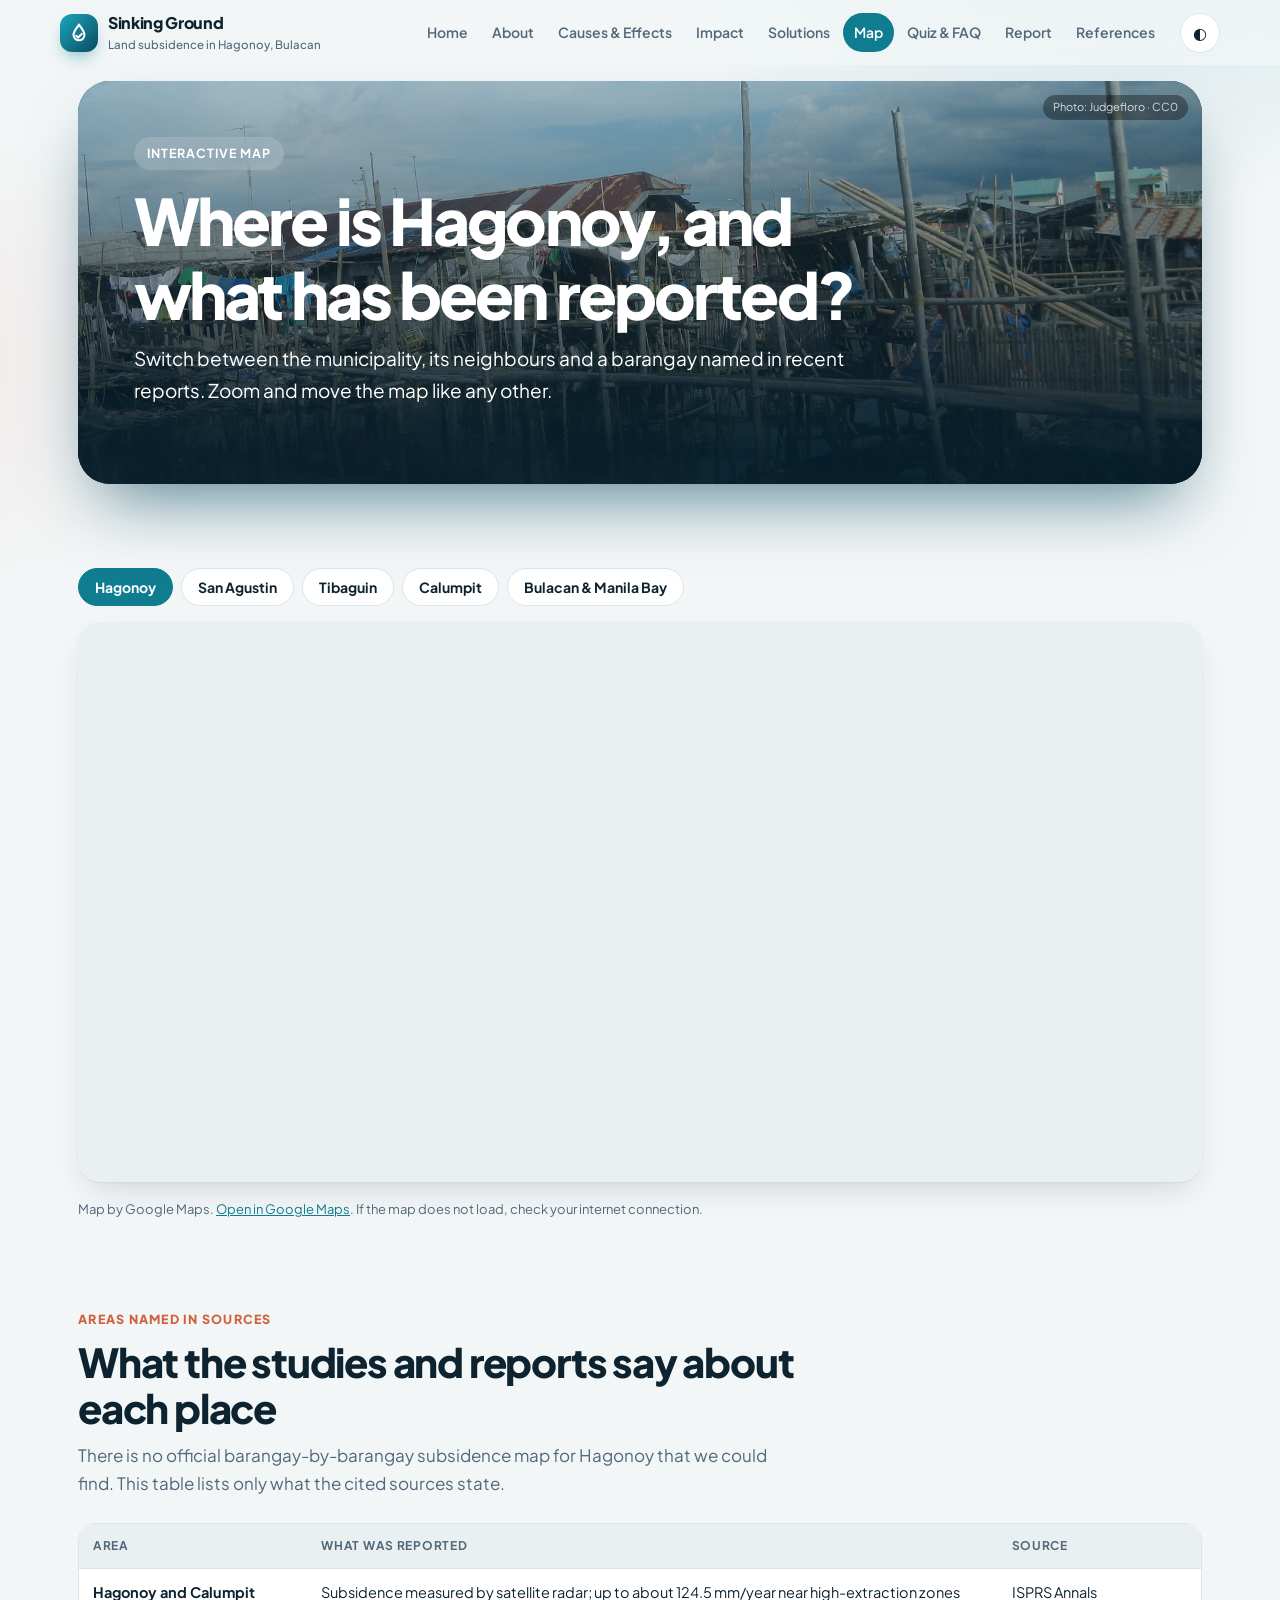
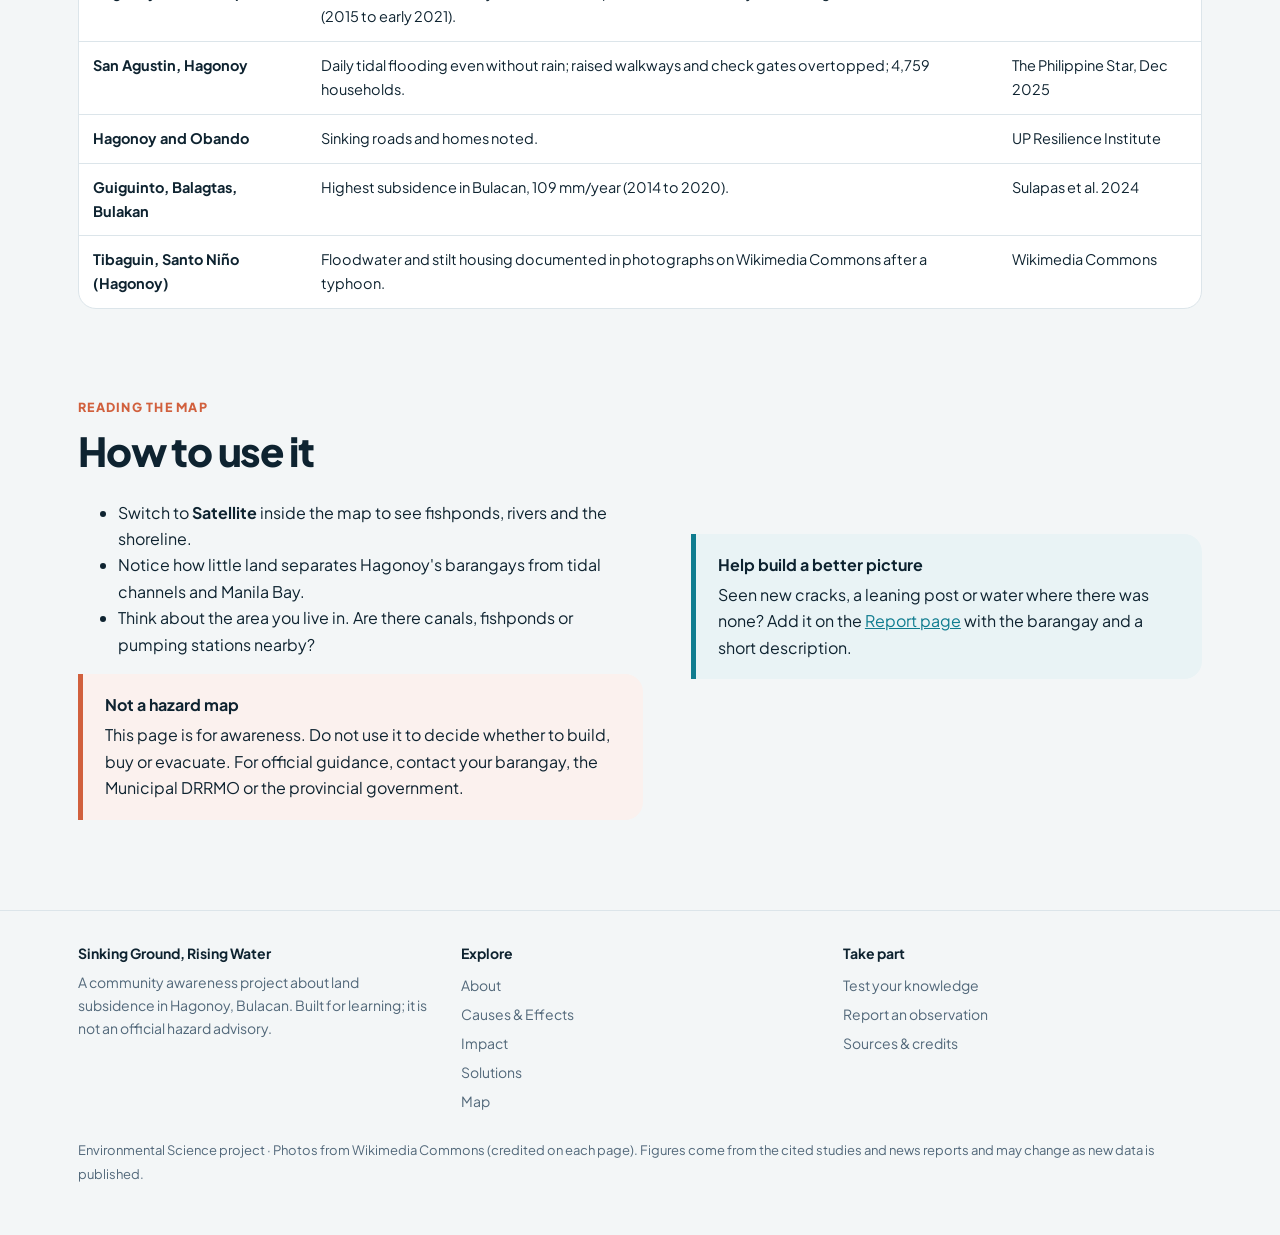
<file: map.html>
<!doctype html>
<html lang="en">
<head>
<meta charset="utf-8">
<meta name="viewport" content="width=device-width, initial-scale=1">
<title>Map | Sinking Ground, Rising Water</title>
<meta name="description" content="Locate Hagonoy, Bulacan on an interactive map and see the areas named in studies and news reports about land subsidence and flooding.">
<meta name="theme-color" content="#0A4B63">
<link rel="preconnect" href="https://fonts.googleapis.com"><link rel="preconnect" href="https://fonts.gstatic.com" crossorigin>
<link href="https://fonts.googleapis.com/css2?family=Plus+Jakarta+Sans:wght@400;500;600;700;800&display=swap" rel="stylesheet">
<link rel="stylesheet" href="css/site.css">
</head>
<body data-page="map">
<main id="main" class="wrap">
<section class="hero short">
  <div class="hero-img"><img src="img/tibaguin-stilt-houses.jpg" alt="" width="1400" height="1050"></div>
  <a class="credit" href="https://commons.wikimedia.org/wiki/File:9373Tibaguin,_Hagonoy,_Bulacan_43.jpg" target="_blank" rel="noopener">Photo: Judgefloro · CC0</a>
  <div class="hero-body">
    <span class="eyebrow rise">Interactive map</span>
    <h1 class="rise">Where is Hagonoy, and what has been reported?</h1>
    <p class="lede rise">Switch between the municipality, its neighbours and a barangay named in recent reports. Zoom and move the map like any other.</p>
    <div class="btns rise"></div>
  </div>
</section>

<section class="block">
  <div class="tabs reveal" role="group" aria-label="Map views" id="map-tabs">
    <button class="tab" type="button" aria-selected="true" data-q="Hagonoy, Bulacan, Philippines" data-z="12">Hagonoy</button>
    <button class="tab" type="button" aria-selected="false" data-q="San Agustin, Hagonoy, Bulacan, Philippines" data-z="15">San Agustin</button>
    <button class="tab" type="button" aria-selected="false" data-q="Tibaguin, Hagonoy, Bulacan, Philippines" data-z="15">Tibaguin</button>
    <button class="tab" type="button" aria-selected="false" data-q="Calumpit, Bulacan, Philippines" data-z="12">Calumpit</button>
    <button class="tab" type="button" aria-selected="false" data-q="Bulacan, Philippines" data-z="9">Bulacan &amp; Manila Bay</button>
  </div>
  <iframe id="gmap" class="map-frame reveal" title="Google Map of the selected area" loading="lazy" referrerpolicy="no-referrer-when-downgrade"
    src="https://www.google.com/maps?q=Hagonoy,+Bulacan,+Philippines&z=12&output=embed" allowfullscreen></iframe>
  <p class="note" style="margin-top:10px">Map by Google Maps. <a id="gmap-open" href="https://www.google.com/maps/search/?api=1&query=Hagonoy%2C+Bulacan%2C+Philippines" target="_blank" rel="noopener">Open in Google Maps</a>. If the map does not load, check your internet connection.</p>
</section>

<section class="block">
  <div class="sec-head reveal"><span class="kicker">Areas named in sources</span><h2>What the studies and reports say about each place</h2><p>There is no official barangay-by-barangay subsidence map for Hagonoy that we could find. This table lists only what the cited sources state.</p></div>
  <div class="tablewrap reveal"><table>
    <tr><th>Area</th><th>What was reported</th><th>Source</th></tr>
    <tr><td><strong>Hagonoy and Calumpit</strong></td><td>Subsidence measured by satellite radar; up to about 124.5 mm/year near high-extraction zones (2015 to early 2021).</td><td>ISPRS Annals</td></tr>
    <tr><td><strong>San Agustin, Hagonoy</strong></td><td>Daily tidal flooding even without rain; raised walkways and check gates overtopped; 4,759 households.</td><td>The Philippine Star, Dec 2025</td></tr>
    <tr><td><strong>Hagonoy and Obando</strong></td><td>Sinking roads and homes noted.</td><td>UP Resilience Institute</td></tr>
    <tr><td><strong>Guiguinto, Balagtas, Bulakan</strong></td><td>Highest subsidence in Bulacan, 109 mm/year (2014 to 2020).</td><td>Sulapas et al. 2024</td></tr>
    <tr><td><strong>Tibaguin, Santo Niño (Hagonoy)</strong></td><td>Floodwater and stilt housing documented in photographs on Wikimedia Commons after a typhoon.</td><td>Wikimedia Commons</td></tr>
  </table></div>
</section>

<section class="block">
  <div class="split">
    <div class="reveal">
      <div class="sec-head reveal"><span class="kicker">Reading the map</span><h2>How to use it</h2></div>
      <ul>
        <li>Switch to <strong>Satellite</strong> inside the map to see fishponds, rivers and the shoreline.</li>
        <li>Notice how little land separates Hagonoy's barangays from tidal channels and Manila Bay.</li>
        <li>Think about the area you live in. Are there canals, fishponds or pumping stations nearby?</li>
      </ul>
      <div class="callout"><strong>Not a hazard map</strong>This page is for awareness. Do not use it to decide whether to build, buy or evacuate. For official guidance, contact your barangay, the Municipal DRRMO or the provincial government.</div>
    </div>
    <div class="callout teal reveal"><strong>Help build a better picture</strong>Seen new cracks, a leaning post or water where there was none? Add it on the <a href="report.html">Report page</a> with the barangay and a short description.</div>
  </div>
</section>

</main>
<script src="js/site.js"></script>
<script>
(function(){
  const f=document.getElementById("gmap"),open=document.getElementById("gmap-open");
  document.querySelectorAll("#map-tabs .tab").forEach(b=>b.addEventListener("click",()=>{
    document.querySelectorAll("#map-tabs .tab").forEach(x=>x.setAttribute("aria-selected",String(x===b)));
    const q=encodeURIComponent(b.dataset.q);
    f.src="https://www.google.com/maps?q="+q+"&z="+b.dataset.z+"&output=embed";
    open.href="https://www.google.com/maps/search/?api=1&query="+q;
  }));
})();
</script>
</body>
</html>
</file>
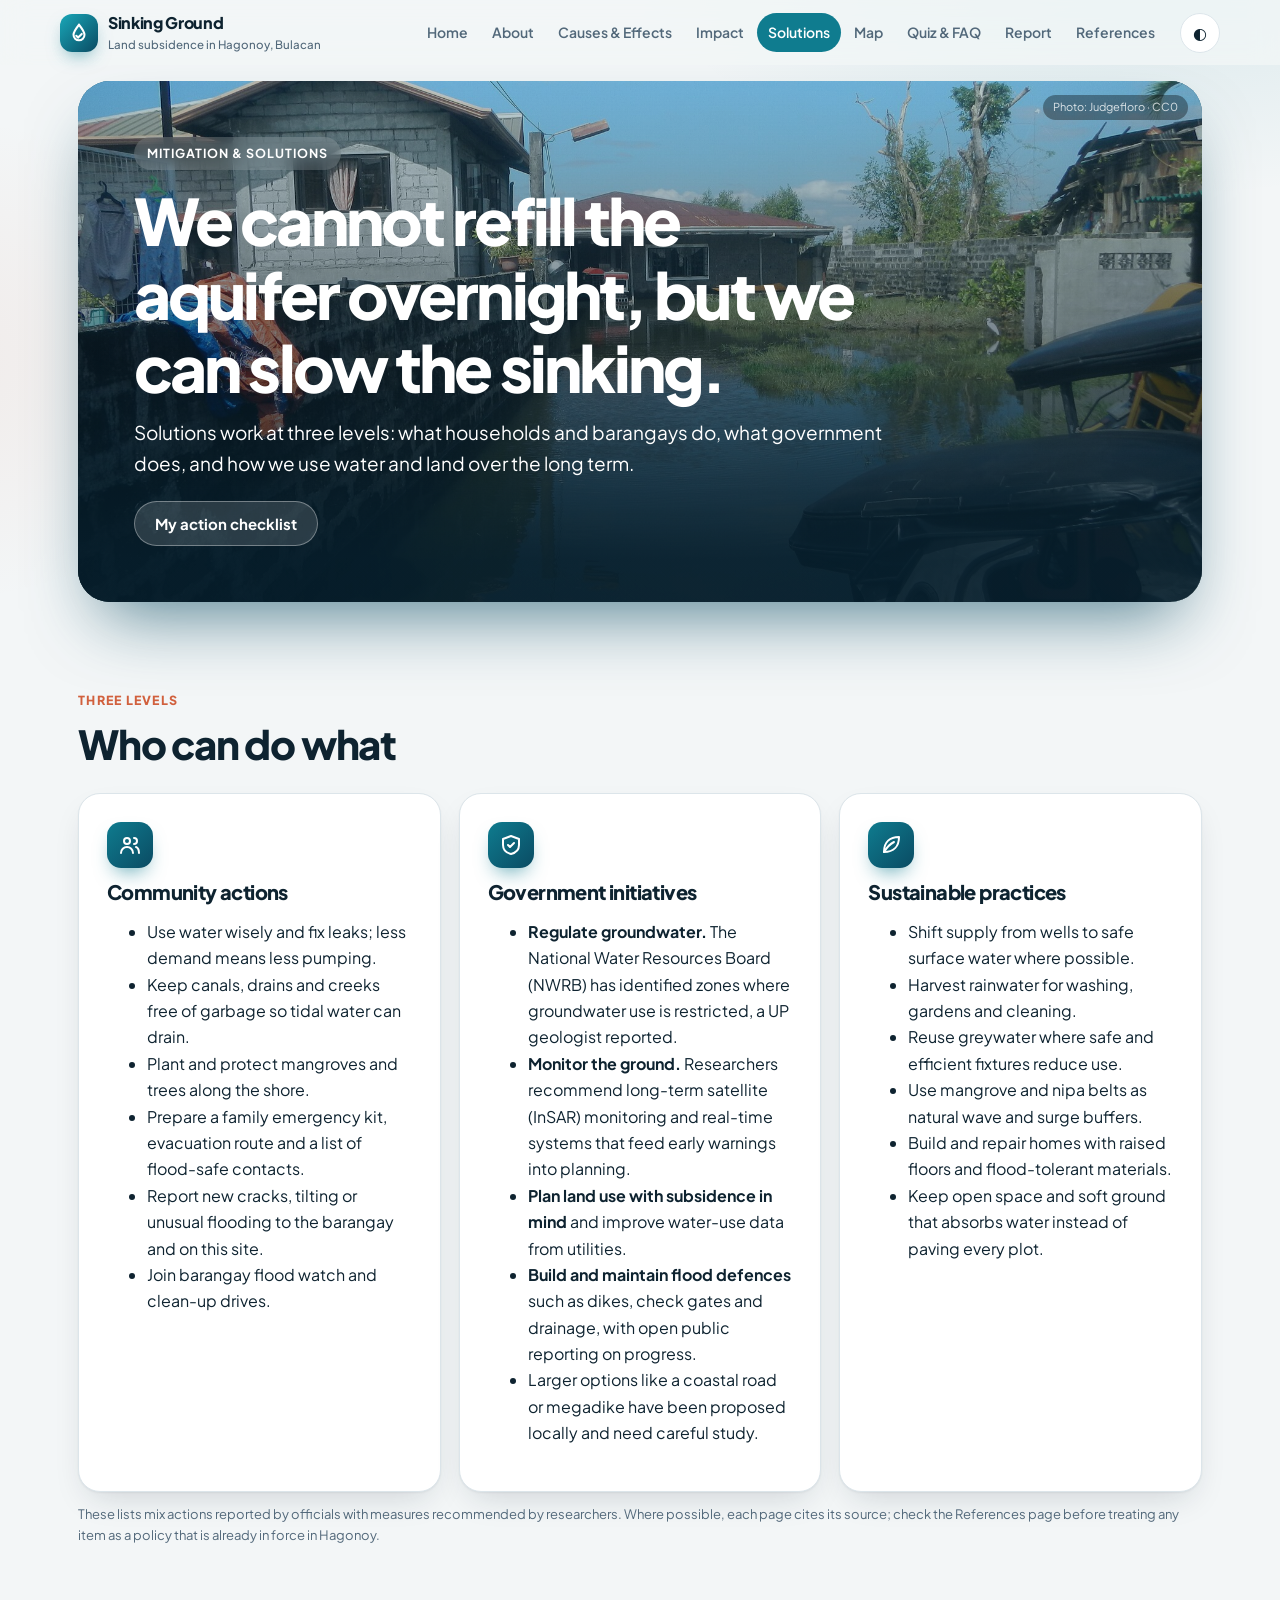
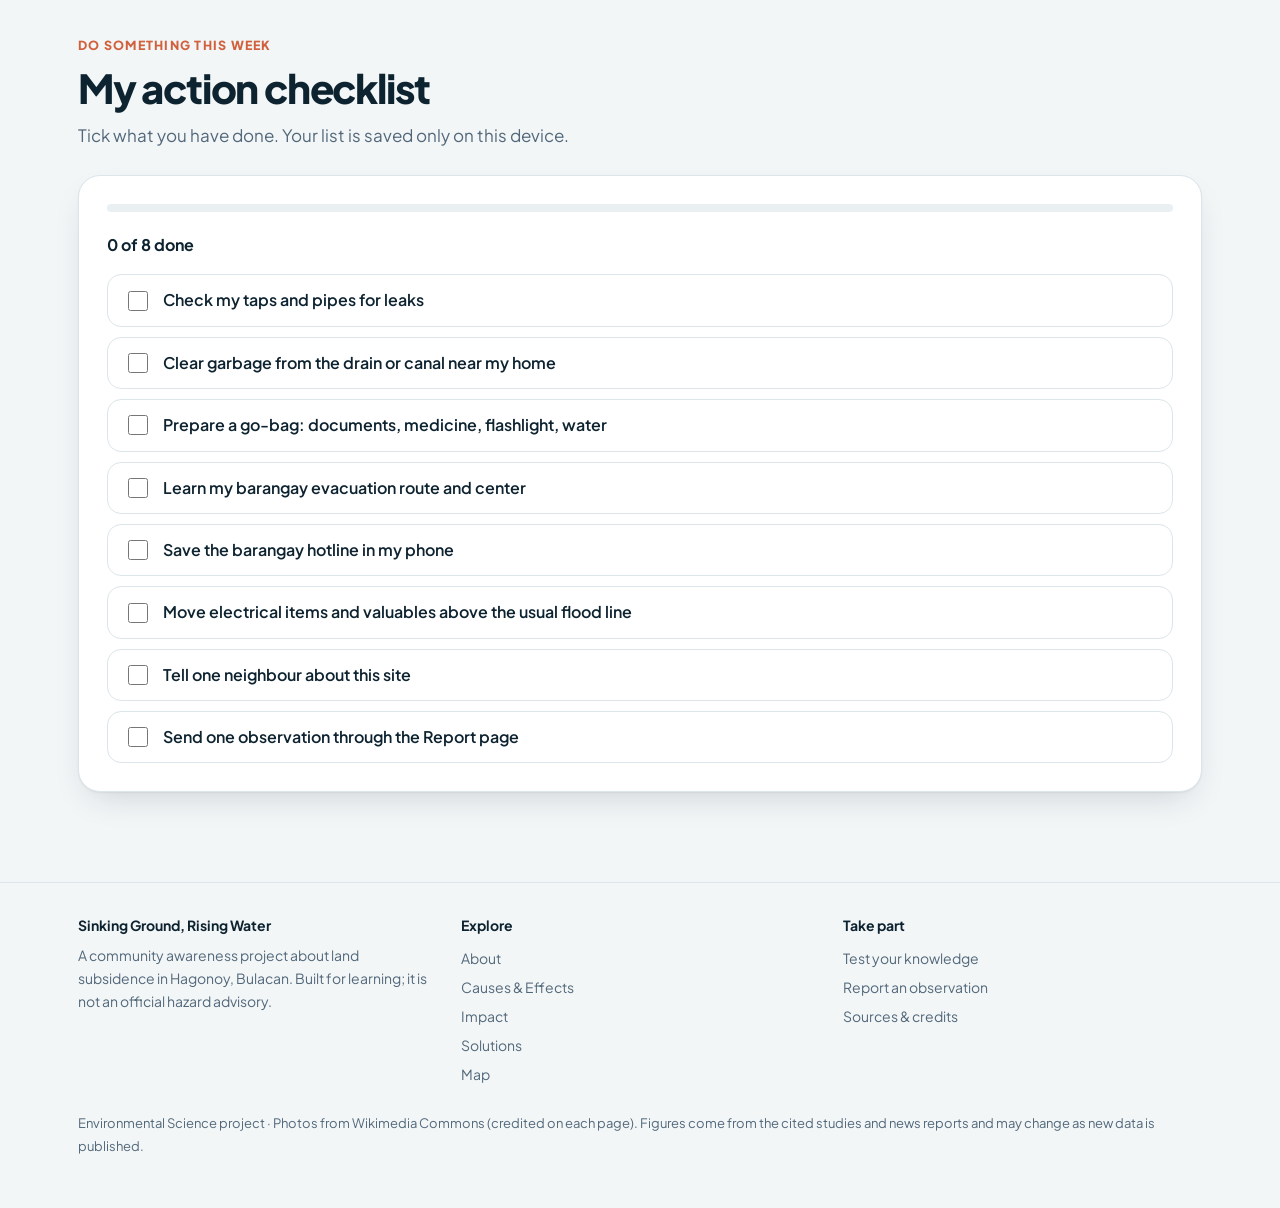
<file: mitigation.html>
<!doctype html>
<html lang="en">
<head>
<meta charset="utf-8">
<meta name="viewport" content="width=device-width, initial-scale=1">
<title>Mitigation and Solutions | Sinking Ground, Rising Water</title>
<meta name="description" content="Community actions, government initiatives and sustainable practices to slow land subsidence and live with floods in Hagonoy.">
<meta name="theme-color" content="#0A4B63">
<link rel="preconnect" href="https://fonts.googleapis.com"><link rel="preconnect" href="https://fonts.gstatic.com" crossorigin>
<link href="https://fonts.googleapis.com/css2?family=Plus+Jakarta+Sans:wght@400;500;600;700;800&display=swap" rel="stylesheet">
<link rel="stylesheet" href="css/site.css">
</head>
<body data-page="solutions">
<main id="main" class="wrap">
<section class="hero short">
  <div class="hero-img"><img src="img/flooded-lane-hagonoy.jpg" alt="" width="1400" height="1050"></div>
  <a class="credit" href="https://commons.wikimedia.org/wiki/File:2973Aftermath_of_Typhoon_Vamco_Floodwater_in_Hagonoy,_Bulacan_15.jpg" target="_blank" rel="noopener">Photo: Judgefloro · CC0</a>
  <div class="hero-body">
    <span class="eyebrow rise">Mitigation &amp; solutions</span>
    <h1 class="rise">We cannot refill the aquifer overnight, but we can slow the sinking.</h1>
    <p class="lede rise">Solutions work at three levels: what households and barangays do, what government does, and how we use water and land over the long term.</p>
    <div class="btns rise"><a class="btn ghost" href="#checklist">My action checklist</a></div>
  </div>
</section>

<section class="block">
  <div class="sec-head reveal"><span class="kicker">Three levels</span><h2>Who can do what</h2></div>
  <div class="grid g3">
    <div class="card"><span class="ico"><svg viewBox="0 0 24 24" fill="none" stroke="currentColor" stroke-width="2" stroke-linecap="round" stroke-linejoin="round" aria-hidden="true"><circle cx="9" cy="8" r="3"/><path d="M3 20c0-3.3 2.7-6 6-6s6 2.7 6 6M16 5a3 3 0 0 1 0 6M18 14c2 .7 3 2.8 3 6"/></svg></span><h3>Community actions</h3>
      <ul>
        <li>Use water wisely and fix leaks; less demand means less pumping.</li>
        <li>Keep canals, drains and creeks free of garbage so tidal water can drain.</li>
        <li>Plant and protect mangroves and trees along the shore.</li>
        <li>Prepare a family emergency kit, evacuation route and a list of flood-safe contacts.</li>
        <li>Report new cracks, tilting or unusual flooding to the barangay and on this site.</li>
        <li>Join barangay flood watch and clean-up drives.</li>
      </ul></div>
    <div class="card"><span class="ico"><svg viewBox="0 0 24 24" fill="none" stroke="currentColor" stroke-width="2" stroke-linecap="round" stroke-linejoin="round" aria-hidden="true"><path d="M12 3l8 3v6c0 5-4 8-8 9-4-1-8-4-8-9V6z"/><path d="M9 12l2 2 4-4"/></svg></span><h3>Government initiatives</h3>
      <ul>
        <li><strong>Regulate groundwater.</strong> The National Water Resources Board (NWRB) has identified zones where groundwater use is restricted, a UP geologist reported.</li>
        <li><strong>Monitor the ground.</strong> Researchers recommend long-term satellite (InSAR) monitoring and real-time systems that feed early warnings into planning.</li>
        <li><strong>Plan land use with subsidence in mind</strong> and improve water-use data from utilities.</li>
        <li><strong>Build and maintain flood defences</strong> such as dikes, check gates and drainage, with open public reporting on progress.</li>
        <li>Larger options like a coastal road or megadike have been proposed locally and need careful study.</li>
      </ul></div>
    <div class="card"><span class="ico"><svg viewBox="0 0 24 24" fill="none" stroke="currentColor" stroke-width="2" stroke-linecap="round" stroke-linejoin="round" aria-hidden="true"><path d="M5 19C5 9 11 4 20 4c0 9-5 15-15 15z"/><path d="M5 19c3-5 6-8 10-10"/></svg></span><h3>Sustainable practices</h3>
      <ul>
        <li>Shift supply from wells to safe surface water where possible.</li>
        <li>Harvest rainwater for washing, gardens and cleaning.</li>
        <li>Reuse greywater where safe and efficient fixtures reduce use.</li>
        <li>Use mangrove and nipa belts as natural wave and surge buffers.</li>
        <li>Build and repair homes with raised floors and flood-tolerant materials.</li>
        <li>Keep open space and soft ground that absorbs water instead of paving every plot.</li>
      </ul></div>
  </div>
  <p class="note" style="margin-top:12px">These lists mix actions reported by officials with measures recommended by researchers. Where possible, each page cites its source; check the References page before treating any item as a policy that is already in force in Hagonoy.</p>
</section>

<section class="block" id="checklist">
  <div class="sec-head reveal"><span class="kicker">Do something this week</span><h2>My action checklist</h2><p>Tick what you have done. Your list is saved only on this device.</p></div>
  <div class="card reveal">
    <div class="q-bar"><i id="ck-bar"></i></div>
    <p><strong id="ck-count">0 of 8 done</strong></p>
    <div id="ck-list" style="display:grid;gap:10px"></div>
  </div>
</section>

</main>
<script src="js/site.js"></script>
<script>
(function(){
  const items=["Check my taps and pipes for leaks","Clear garbage from the drain or canal near my home","Prepare a go-bag: documents, medicine, flashlight, water","Learn my barangay evacuation route and center","Save the barangay hotline in my phone","Move electrical items and valuables above the usual flood line","Tell one neighbour about this site","Send one observation through the Report page"];
  const KEY="hag-checklist";let st=[];try{st=JSON.parse(localStorage.getItem(KEY)||"[]")}catch(e){}
  const list=document.getElementById("ck-list"),bar=document.getElementById("ck-bar"),cnt=document.getElementById("ck-count");
  function draw(){
    items.forEach((t,i)=>{const l=list.children[i];if(l)l.querySelector("input").checked=st.includes(i);});
    const n=st.length;cnt.textContent=n+" of "+items.length+" done"+(n===items.length?". Thank you for protecting your community!":"");
    bar.style.width=(n/items.length*100)+"%";
  }
  items.forEach((t,i)=>{
    const l=document.createElement("label");l.className="radios";l.style.display="block";
    const inner=document.createElement("span");inner.style.cssText="display:flex;gap:12px;align-items:center;border:1.5px solid var(--line);border-radius:14px;padding:12px 16px;cursor:pointer;font-weight:600";
    const c=document.createElement("input");c.type="checkbox";c.style.accentColor="var(--brand)";c.style.width="20px";c.style.height="20px";
    c.addEventListener("change",()=>{st=c.checked?[...new Set([...st,i])]:st.filter(x=>x!==i);try{localStorage.setItem(KEY,JSON.stringify(st))}catch(e){}draw();});
    inner.append(c,document.createTextNode(t));l.append(inner);list.append(l);
  });
  draw();
})();
</script>
</body>
</html>
</file>
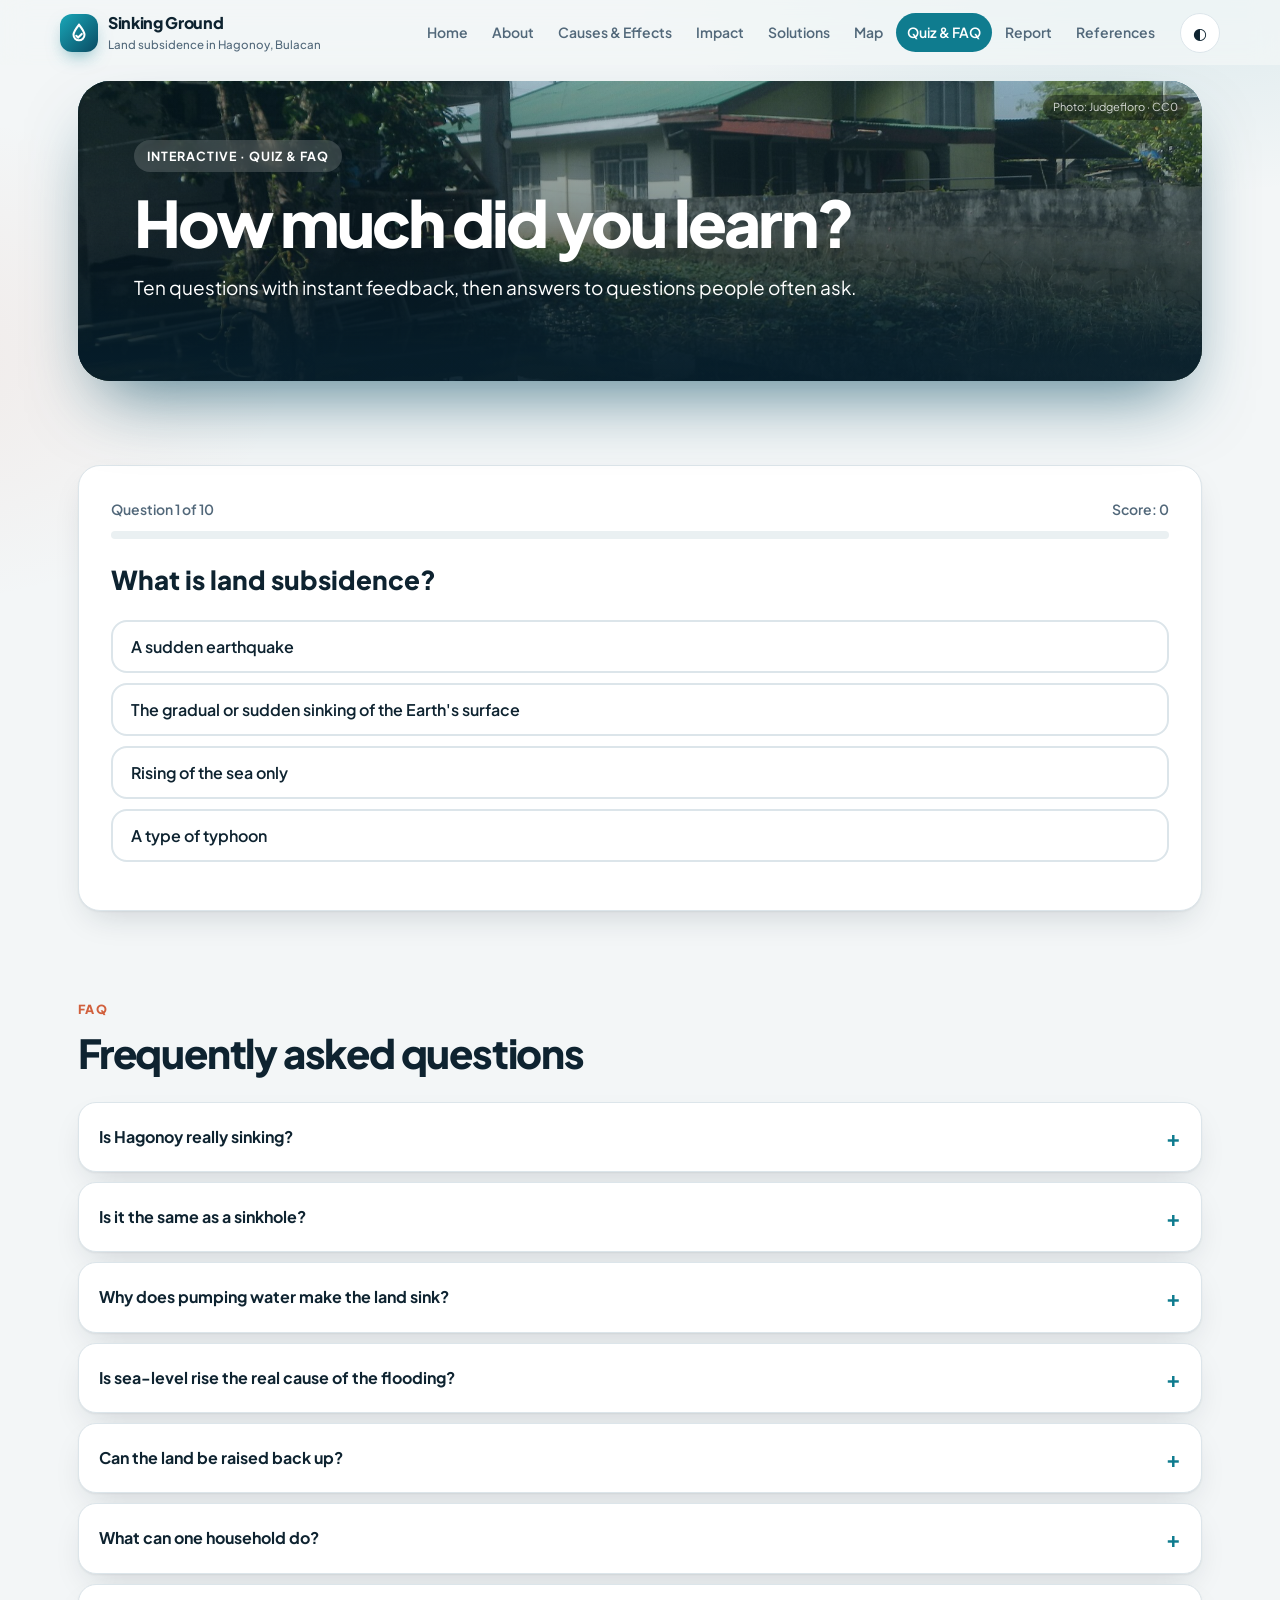
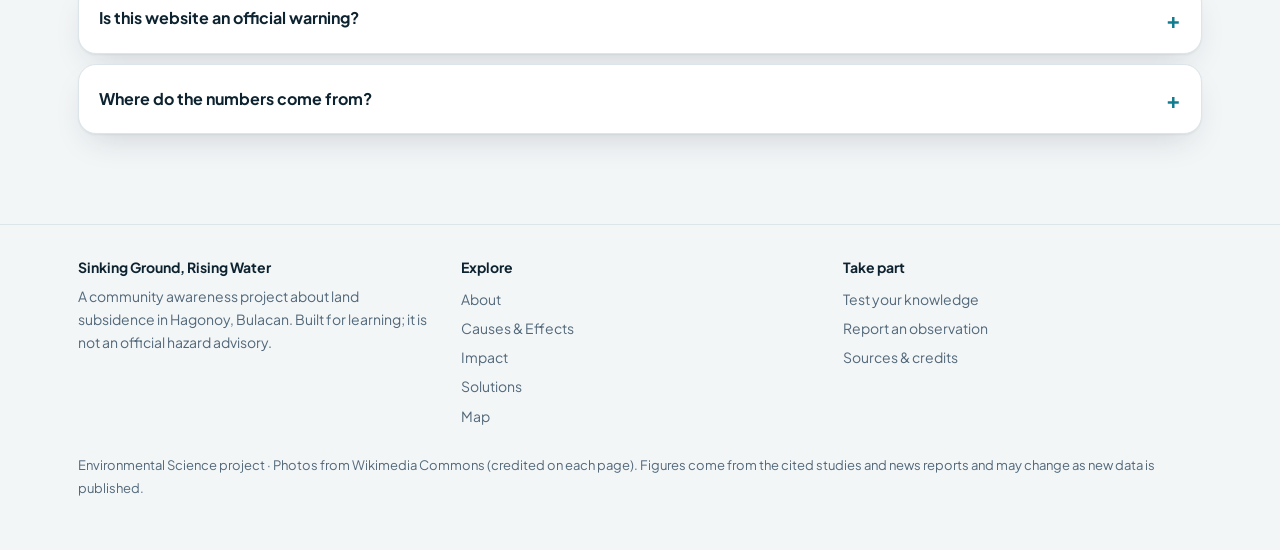
<file: quiz.html>
<!doctype html>
<html lang="en">
<head>
<meta charset="utf-8">
<meta name="viewport" content="width=device-width, initial-scale=1">
<title>Quiz and FAQ | Sinking Ground, Rising Water</title>
<meta name="description" content="Test what you learned about land subsidence in Hagonoy, Bulacan with a 10-question quiz, and read answers to common questions.">
<meta name="theme-color" content="#0A4B63">
<link rel="preconnect" href="https://fonts.googleapis.com"><link rel="preconnect" href="https://fonts.gstatic.com" crossorigin>
<link href="https://fonts.googleapis.com/css2?family=Plus+Jakarta+Sans:wght@400;500;600;700;800&display=swap" rel="stylesheet">
<link rel="stylesheet" href="css/site.css">
</head>
<body data-page="quiz">
<main id="main" class="wrap">
<section class="hero short">
  <div class="hero-img"><img src="img/flooded-yard-calumpit.jpg" alt="" width="1400" height="1050"></div>
  <a class="credit" href="https://commons.wikimedia.org/wiki/File:790Tidal_flooding_in_Meysulao,_Calumpit_36.jpg" target="_blank" rel="noopener">Photo: Judgefloro · CC0</a>
  <div class="hero-body">
    <span class="eyebrow rise">Interactive · Quiz &amp; FAQ</span>
    <h1 class="rise">How much did you learn?</h1>
    <p class="lede rise">Ten questions with instant feedback, then answers to questions people often ask.</p>
    <div class="btns rise"></div>
  </div>
</section>

<section class="block">
  <div class="quiz reveal" id="quiz" aria-live="polite"></div>
</section>
<section class="block">
  <div class="sec-head reveal"><span class="kicker">FAQ</span><h2>Frequently asked questions</h2></div>
  <div id="faq">
    <details class="faq"><summary>Is Hagonoy really sinking?</summary><div class="ans">Yes. A satellite-radar study of Hagonoy and Calumpit measured sinking at several centimetres per year, with local peaks of about 124.5 mm/year between 2015 and early 2021. Rates vary from place to place.</div></details>
    <details class="faq"><summary>Is it the same as a sinkhole?</summary><div class="ans">No. A sinkhole is a sudden collapse of the ground. Subsidence in a delta is slow and covers a wide area, so you usually notice it through effects like flooding and cracks, not through a hole.</div></details>
    <details class="faq"><summary>Why does pumping water make the land sink?</summary><div class="ans">Water in the aquifer helps hold up the soil above it. When water is removed faster than it is replaced, the soft clay and silt compact. Most of that compaction is permanent.</div></details>
    <details class="faq"><summary>Is sea-level rise the real cause of the flooding?</summary><div class="ans">Both matter. The DENR says sea level in Bulacan is rising faster than the global average, and the land is also sinking, so the water reaches higher relative to the ground. Rain and river flow add to this.</div></details>
    <details class="faq"><summary>Can the land be raised back up?</summary><div class="ans">Generally not. Compacted sediments rarely rebound. That is why the goal is to slow or stop further sinking by reducing groundwater pumping and planning with subsidence in mind.</div></details>
    <details class="faq"><summary>What can one household do?</summary><div class="ans">Use water efficiently, fix leaks, keep drains clear, prepare for floods, join barangay activities and report observations. See the checklist on the <a href="mitigation.html#checklist">Solutions page</a>.</div></details>
    <details class="faq"><summary>Is this website an official warning?</summary><div class="ans">No. It is a student awareness project built from published studies and news reports. For emergency or official information, contact your barangay, the Municipal DRRMO, PAGASA or NDRRMC.</div></details>
    <details class="faq"><summary>Where do the numbers come from?</summary><div class="ans">Every figure is tied to a source on the <a href="references.html">References page</a>. Rates come from different studies, periods and methods, so they should not be compared directly.</div></details>
  </div>
</section>

</main>
<script src="js/site.js"></script>
<script src="js/quiz.js"></script>
</body>
</html>
</file>
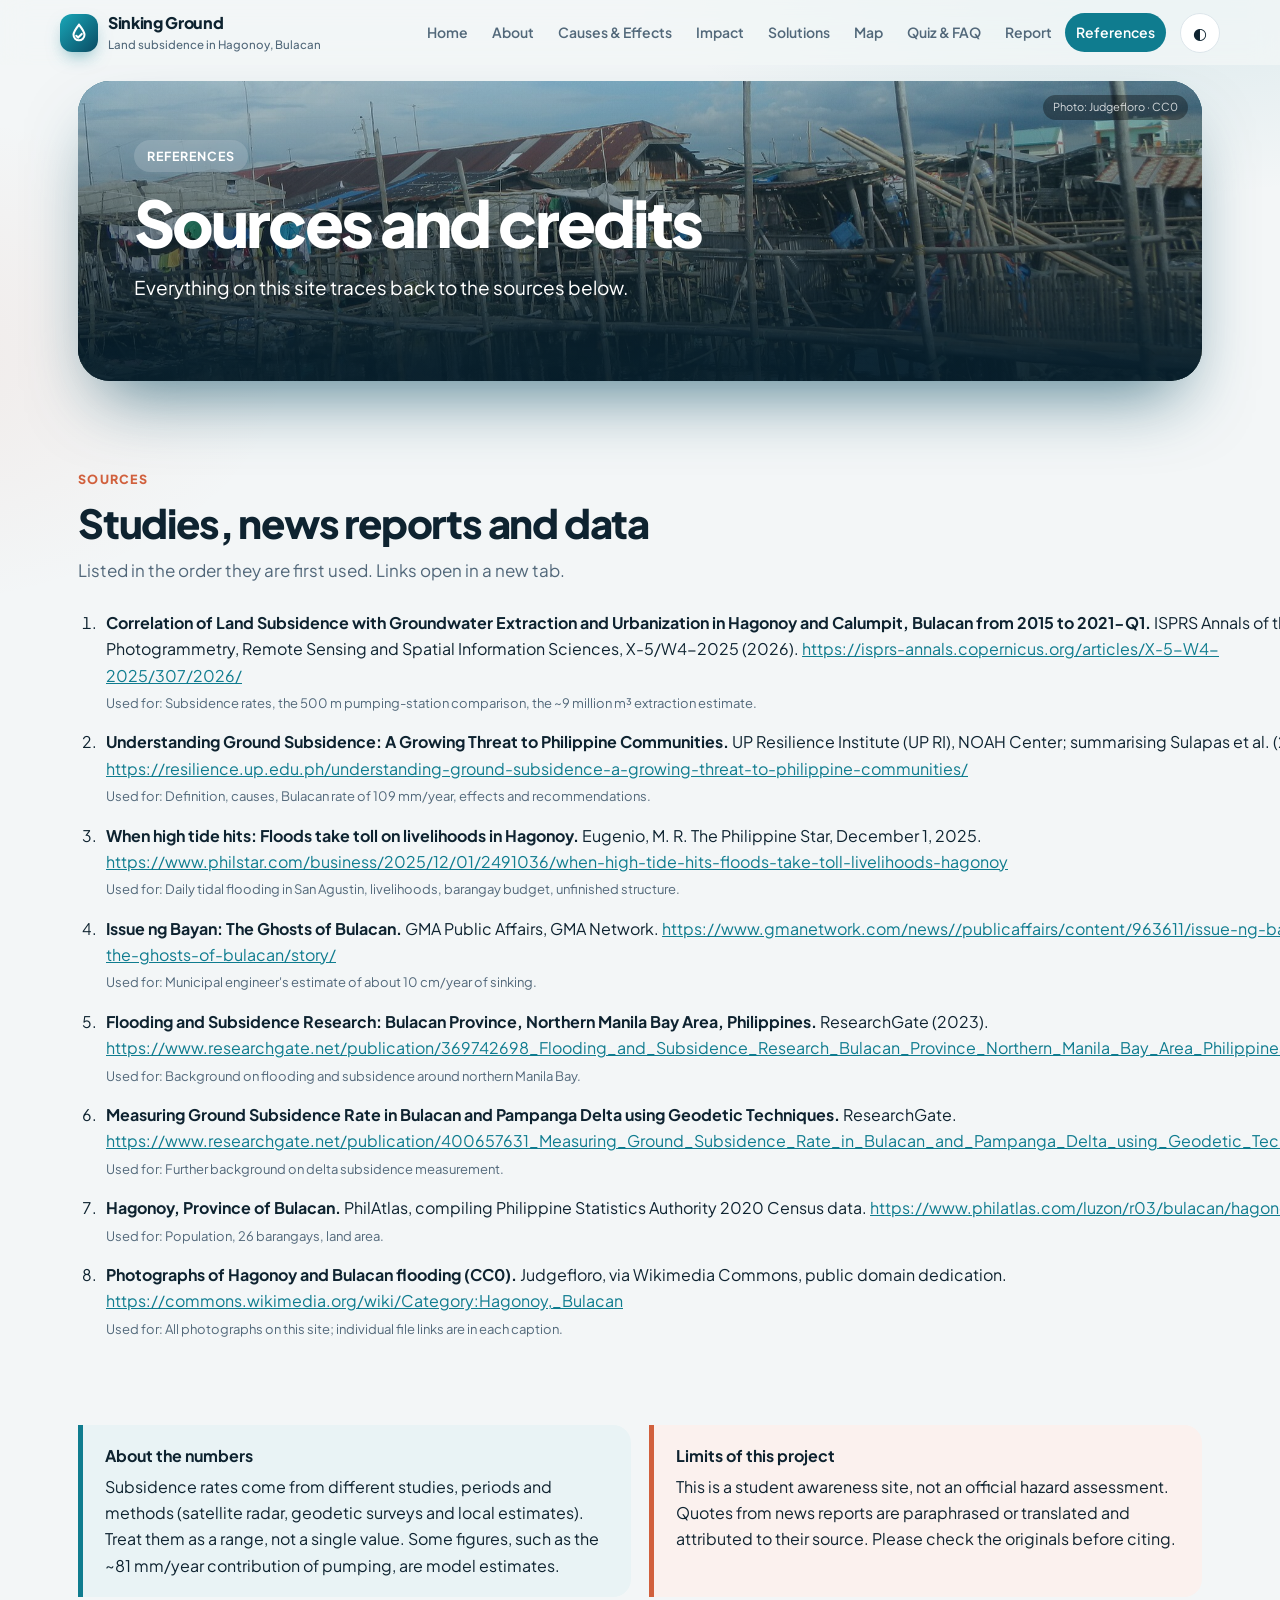
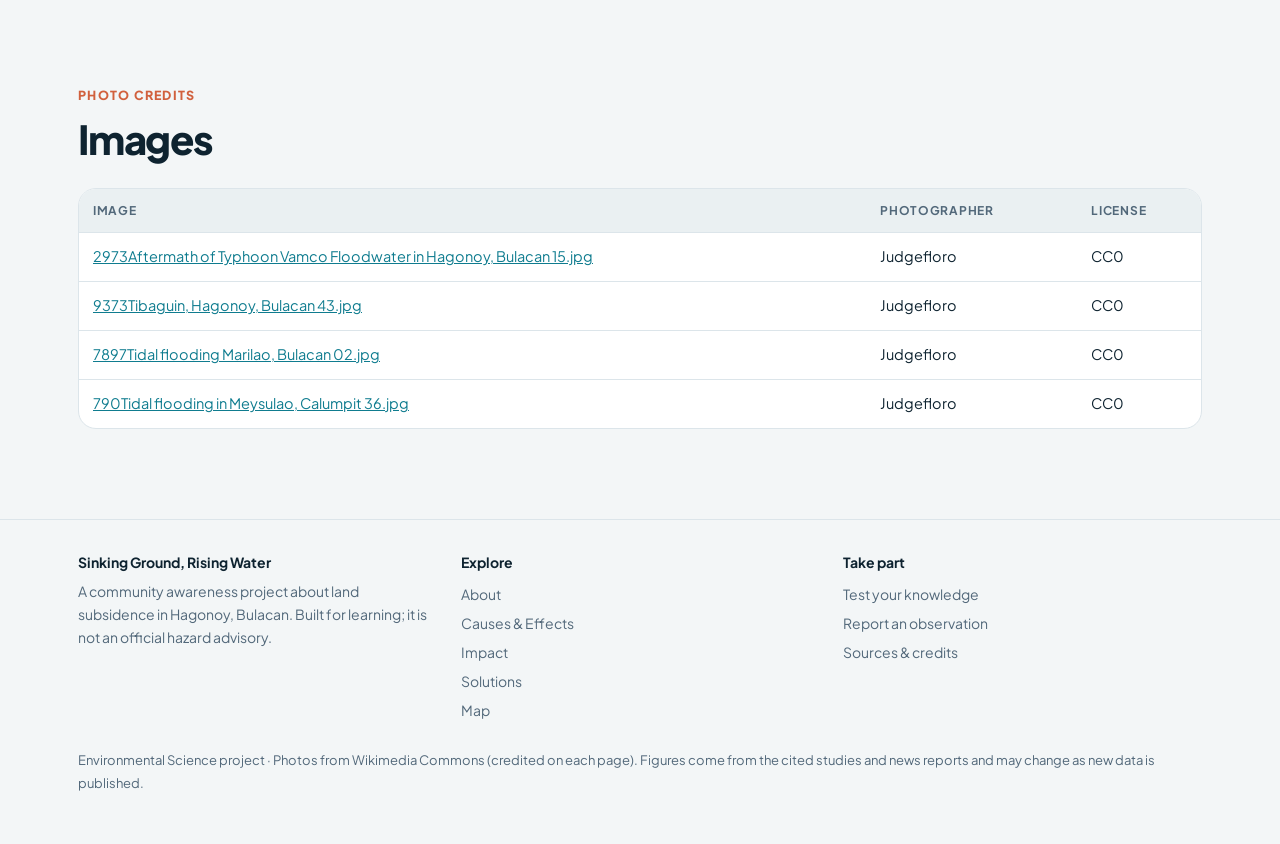
<file: references.html>
<!doctype html>
<html lang="en">
<head>
<meta charset="utf-8">
<meta name="viewport" content="width=device-width, initial-scale=1">
<title>References | Sinking Ground, Rising Water</title>
<meta name="description" content="Sources, data and photo credits for the land subsidence awareness website about Hagonoy, Bulacan.">
<meta name="theme-color" content="#0A4B63">
<link rel="preconnect" href="https://fonts.googleapis.com"><link rel="preconnect" href="https://fonts.gstatic.com" crossorigin>
<link href="https://fonts.googleapis.com/css2?family=Plus+Jakarta+Sans:wght@400;500;600;700;800&display=swap" rel="stylesheet">
<link rel="stylesheet" href="css/site.css">
</head>
<body data-page="refs">
<main id="main" class="wrap">
<section class="hero short">
  <div class="hero-img"><img src="img/tibaguin-stilt-houses.jpg" alt="" width="1400" height="1050"></div>
  <a class="credit" href="https://commons.wikimedia.org/wiki/File:9373Tibaguin,_Hagonoy,_Bulacan_43.jpg" target="_blank" rel="noopener">Photo: Judgefloro · CC0</a>
  <div class="hero-body">
    <span class="eyebrow rise">References</span>
    <h1 class="rise">Sources and credits</h1>
    <p class="lede rise">Everything on this site traces back to the sources below.</p>
    <div class="btns rise"></div>
  </div>
</section>

<section class="block">
  <div class="sec-head reveal"><span class="kicker">Sources</span><h2>Studies, news reports and data</h2><p>Listed in the order they are first used. Links open in a new tab.</p></div>
  <ol class="refs">
    <li class="reveal"><cite>Correlation of Land Subsidence with Groundwater Extraction and Urbanization in Hagonoy and Calumpit, Bulacan from 2015 to 2021-Q1.</cite> ISPRS Annals of the Photogrammetry, Remote Sensing and Spatial Information Sciences, X-5/W4-2025 (2026). <a href="https://isprs-annals.copernicus.org/articles/X-5-W4-2025/307/2026/" target="_blank" rel="noopener">https://isprs-annals.copernicus.org/articles/X-5-W4-2025/307/2026/</a><br><span class="note">Used for: Subsidence rates, the 500 m pumping-station comparison, the ~9 million m³ extraction estimate.</span></li>
    <li class="reveal"><cite>Understanding Ground Subsidence: A Growing Threat to Philippine Communities.</cite> UP Resilience Institute (UP RI), NOAH Center; summarising Sulapas et al. (2024). <a href="https://resilience.up.edu.ph/understanding-ground-subsidence-a-growing-threat-to-philippine-communities/" target="_blank" rel="noopener">https://resilience.up.edu.ph/understanding-ground-subsidence-a-growing-threat-to-philippine-communities/</a><br><span class="note">Used for: Definition, causes, Bulacan rate of 109 mm/year, effects and recommendations.</span></li>
    <li class="reveal"><cite>When high tide hits: Floods take toll on livelihoods in Hagonoy.</cite> Eugenio, M. R. The Philippine Star, December 1, 2025. <a href="https://www.philstar.com/business/2025/12/01/2491036/when-high-tide-hits-floods-take-toll-livelihoods-hagonoy" target="_blank" rel="noopener">https://www.philstar.com/business/2025/12/01/2491036/when-high-tide-hits-floods-take-toll-livelihoods-hagonoy</a><br><span class="note">Used for: Daily tidal flooding in San Agustin, livelihoods, barangay budget, unfinished structure.</span></li>
    <li class="reveal"><cite>Issue ng Bayan: The Ghosts of Bulacan.</cite> GMA Public Affairs, GMA Network. <a href="https://www.gmanetwork.com/news//publicaffairs/content/963611/issue-ng-bayan-the-ghosts-of-bulacan/story/" target="_blank" rel="noopener">https://www.gmanetwork.com/news//publicaffairs/content/963611/issue-ng-bayan-the-ghosts-of-bulacan/story/</a><br><span class="note">Used for: Municipal engineer's estimate of about 10 cm/year of sinking.</span></li>
    <li class="reveal"><cite>Flooding and Subsidence Research: Bulacan Province, Northern Manila Bay Area, Philippines.</cite> ResearchGate (2023). <a href="https://www.researchgate.net/publication/369742698_Flooding_and_Subsidence_Research_Bulacan_Province_Northern_Manila_Bay_Area_Philippines" target="_blank" rel="noopener">https://www.researchgate.net/publication/369742698_Flooding_and_Subsidence_Research_Bulacan_Province_Northern_Manila_Bay_Area_Philippines</a><br><span class="note">Used for: Background on flooding and subsidence around northern Manila Bay.</span></li>
    <li class="reveal"><cite>Measuring Ground Subsidence Rate in Bulacan and Pampanga Delta using Geodetic Techniques.</cite> ResearchGate. <a href="https://www.researchgate.net/publication/400657631_Measuring_Ground_Subsidence_Rate_in_Bulacan_and_Pampanga_Delta_using_Geodetic_Techniques" target="_blank" rel="noopener">https://www.researchgate.net/publication/400657631_Measuring_Ground_Subsidence_Rate_in_Bulacan_and_Pampanga_Delta_using_Geodetic_Techniques</a><br><span class="note">Used for: Further background on delta subsidence measurement.</span></li>
    <li class="reveal"><cite>Hagonoy, Province of Bulacan.</cite> PhilAtlas, compiling Philippine Statistics Authority 2020 Census data. <a href="https://www.philatlas.com/luzon/r03/bulacan/hagonoy.html" target="_blank" rel="noopener">https://www.philatlas.com/luzon/r03/bulacan/hagonoy.html</a><br><span class="note">Used for: Population, 26 barangays, land area.</span></li>
    <li class="reveal"><cite>Photographs of Hagonoy and Bulacan flooding (CC0).</cite> Judgefloro, via Wikimedia Commons, public domain dedication. <a href="https://commons.wikimedia.org/wiki/Category:Hagonoy,_Bulacan" target="_blank" rel="noopener">https://commons.wikimedia.org/wiki/Category:Hagonoy,_Bulacan</a><br><span class="note">Used for: All photographs on this site; individual file links are in each caption.</span></li>
  </ol>
</section>
<section class="block">
  <div class="grid g2">
    <div class="callout teal reveal"><strong>About the numbers</strong>Subsidence rates come from different studies, periods and methods (satellite radar, geodetic surveys and local estimates). Treat them as a range, not a single value. Some figures, such as the ~81 mm/year contribution of pumping, are model estimates.</div>
    <div class="callout reveal"><strong>Limits of this project</strong>This is a student awareness site, not an official hazard assessment. Quotes from news reports are paraphrased or translated and attributed to their source. Please check the originals before citing.</div>
  </div>
</section>
<section class="block">
  <div class="sec-head reveal"><span class="kicker">Photo credits</span><h2>Images</h2></div>
  <div class="tablewrap reveal"><table><tr><th>Image</th><th>Photographer</th><th>License</th></tr>
<tr><td><a href="https://commons.wikimedia.org/wiki/File:2973Aftermath_of_Typhoon_Vamco_Floodwater_in_Hagonoy,_Bulacan_15.jpg" target="_blank" rel="noopener">2973Aftermath of Typhoon Vamco Floodwater in Hagonoy, Bulacan 15.jpg</a></td><td>Judgefloro</td><td>CC0</td></tr>
<tr><td><a href="https://commons.wikimedia.org/wiki/File:9373Tibaguin,_Hagonoy,_Bulacan_43.jpg" target="_blank" rel="noopener">9373Tibaguin, Hagonoy, Bulacan 43.jpg</a></td><td>Judgefloro</td><td>CC0</td></tr>
<tr><td><a href="https://commons.wikimedia.org/wiki/File:7897Tidal_flooding_Marilao,_Bulacan_02.jpg" target="_blank" rel="noopener">7897Tidal flooding Marilao, Bulacan 02.jpg</a></td><td>Judgefloro</td><td>CC0</td></tr>
<tr><td><a href="https://commons.wikimedia.org/wiki/File:790Tidal_flooding_in_Meysulao,_Calumpit_36.jpg" target="_blank" rel="noopener">790Tidal flooding in Meysulao, Calumpit 36.jpg</a></td><td>Judgefloro</td><td>CC0</td></tr>
  </table></div>
</section>

</main>
<script src="js/site.js"></script>
</body>
</html>
</file>
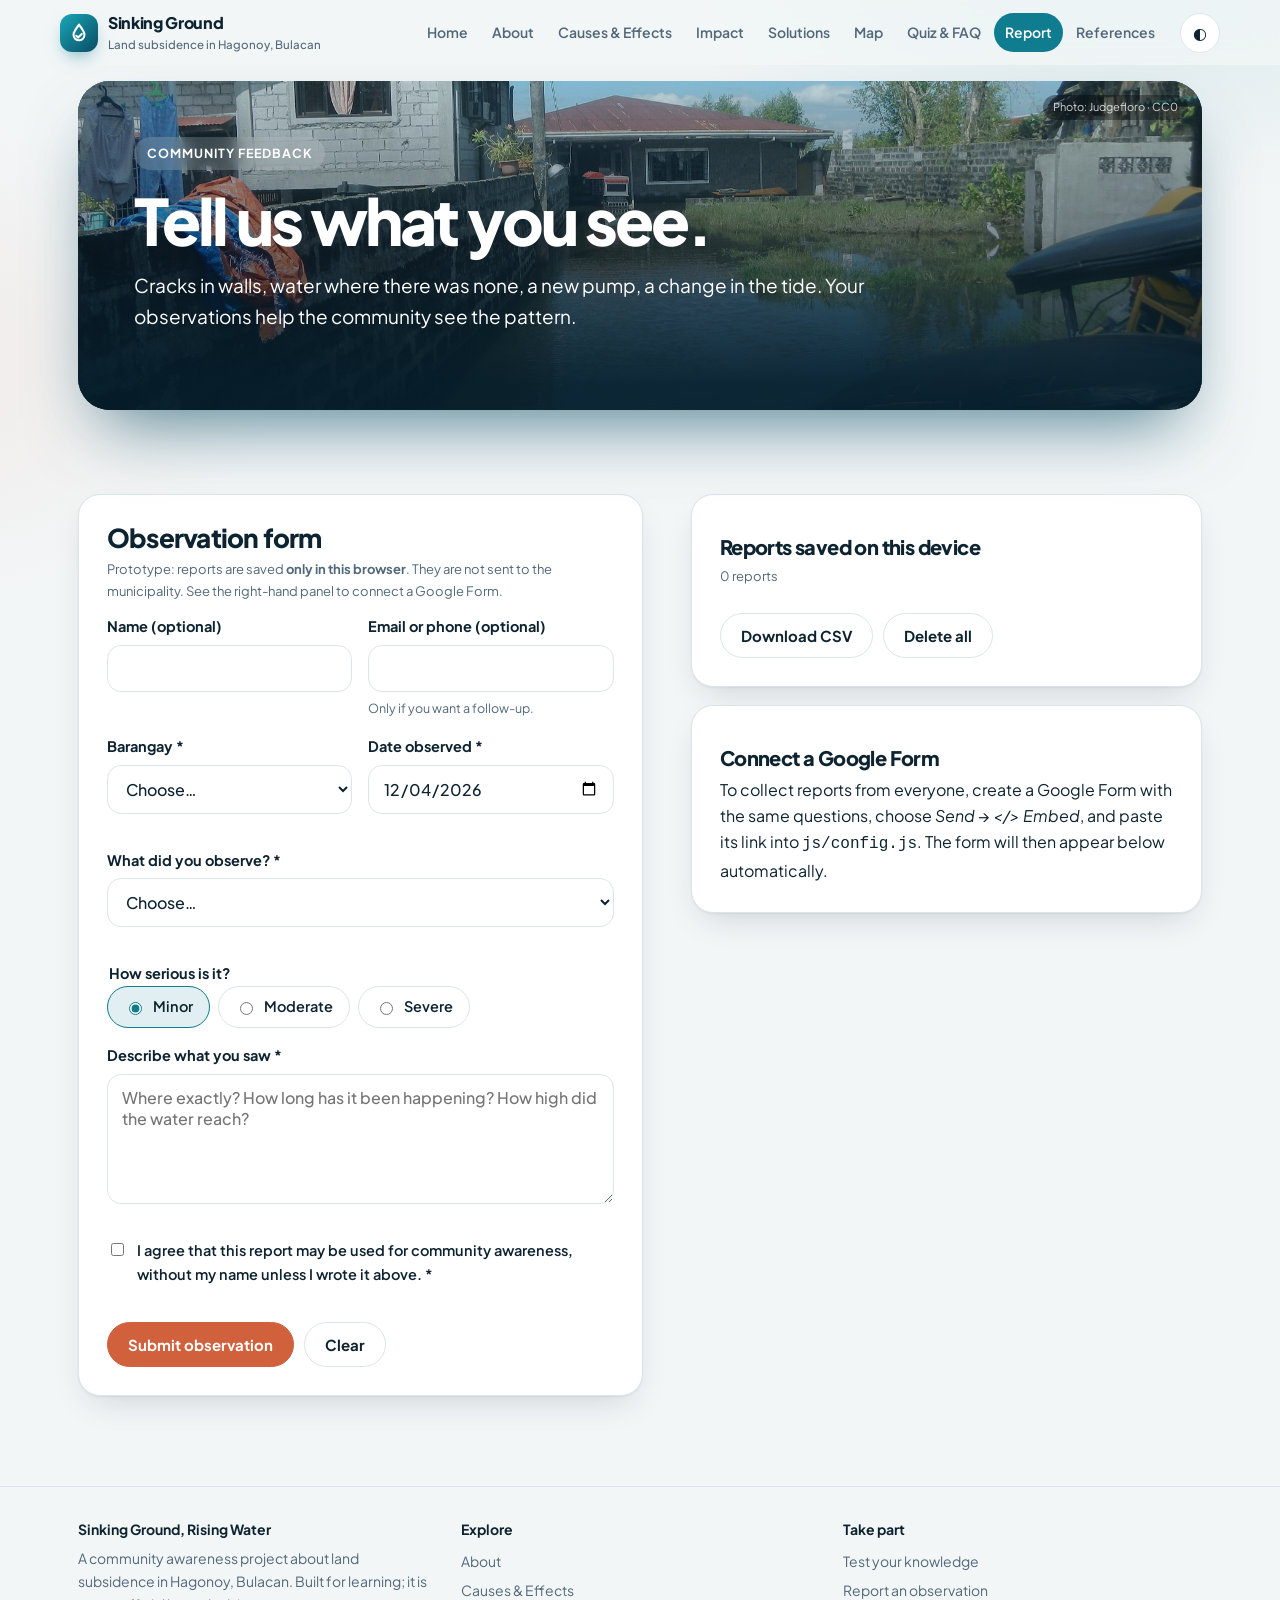
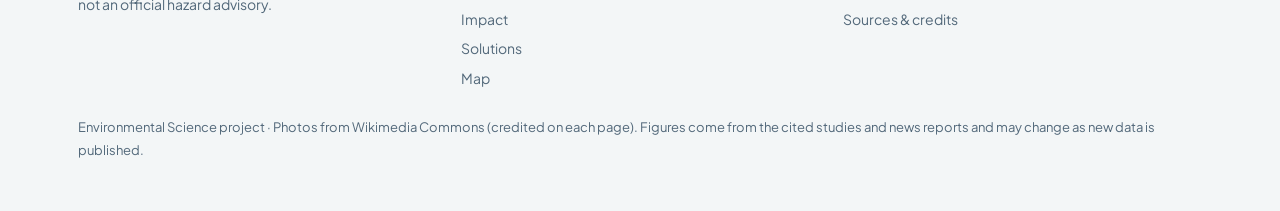
<file: report.html>
<!doctype html>
<html lang="en">
<head>
<meta charset="utf-8">
<meta name="viewport" content="width=device-width, initial-scale=1">
<title>Report an Observation | Sinking Ground, Rising Water</title>
<meta name="description" content="Report cracks, tidal flooding, pumping or other signs of land subsidence in Hagonoy, Bulacan through a community feedback form.">
<meta name="theme-color" content="#0A4B63">
<link rel="preconnect" href="https://fonts.googleapis.com"><link rel="preconnect" href="https://fonts.gstatic.com" crossorigin>
<link href="https://fonts.googleapis.com/css2?family=Plus+Jakarta+Sans:wght@400;500;600;700;800&display=swap" rel="stylesheet">
<link rel="stylesheet" href="css/site.css">
</head>
<body data-page="report">
<main id="main" class="wrap">
<section class="hero short">
  <div class="hero-img"><img src="img/flooded-lane-hagonoy.jpg" alt="" width="1400" height="1050"></div>
  <a class="credit" href="https://commons.wikimedia.org/wiki/File:2973Aftermath_of_Typhoon_Vamco_Floodwater_in_Hagonoy,_Bulacan_15.jpg" target="_blank" rel="noopener">Photo: Judgefloro · CC0</a>
  <div class="hero-body">
    <span class="eyebrow rise">Community feedback</span>
    <h1 class="rise">Tell us what you see.</h1>
    <p class="lede rise">Cracks in walls, water where there was none, a new pump, a change in the tide. Your observations help the community see the pattern.</p>
    <div class="btns rise"></div>
  </div>
</section>

<section class="block">
  <div class="split" style="align-items:start">
    <div>
      <div class="card reveal" id="form-card">
        <h2 style="font-size:26px;font-weight:800;margin-bottom:6px">Observation form</h2>
        <p class="note">Prototype: reports are saved <strong>only in this browser</strong>. They are not sent to the municipality. See the right-hand panel to connect a Google Form.</p>
        <form class="report" id="rf" novalidate>
          <div class="row2">
            <div class="field"><label for="name">Name (optional)</label><input id="name" type="text" autocomplete="name"></div>
            <div class="field"><label for="contact">Email or phone (optional)</label><input id="contact" type="text" autocomplete="off"><span class="hint">Only if you want a follow-up.</span></div>
          </div>
          <div class="row2">
            <div class="field"><label for="brgy">Barangay *</label>
              <select id="brgy" required><option value="">Choose…</option></select><span class="err" id="e-brgy"></span></div>
            <div class="field"><label for="date">Date observed *</label><input id="date" type="date" required><span class="err" id="e-date"></span></div>
          </div>
          <div class="field"><label for="kind">What did you observe? *</label>
            <select id="kind" required><option value="">Choose…</option>
              <option>Tidal flooding on a dry day</option><option>Floodwater staying longer than before</option>
              <option>Cracks in a house, wall or floor</option><option>Cracked, sunken or tilted road or walkway</option>
              <option>Leaning post, fence or structure</option><option>Dike, wall or check gate overtopped or damaged</option>
              <option>Deep well or pump in use</option><option>Salty or dirty well water</option><option>Other</option></select>
            <span class="err" id="e-kind"></span></div>
          <fieldset class="field" style="border:0;padding:0;margin:0"><legend>How serious is it?</legend>
            <div class="radios">
              <label><input type="radio" name="sev" value="Minor" checked> Minor</label>
              <label><input type="radio" name="sev" value="Moderate"> Moderate</label>
              <label><input type="radio" name="sev" value="Severe"> Severe</label>
            </div></fieldset>
          <div class="field"><label for="desc">Describe what you saw *</label><textarea id="desc" required placeholder="Where exactly? How long has it been happening? How high did the water reach?"></textarea><span class="err" id="e-desc"></span></div>
          <div class="field"><label style="display:flex;gap:10px;align-items:flex-start;font-weight:600"><input id="consent" type="checkbox" style="margin-top:4px;accent-color:var(--brand)"> I agree that this report may be used for community awareness, without my name unless I wrote it above. *</label><span class="err" id="e-consent"></span></div>
          <div class="btns"><button class="btn primary" type="submit">Submit observation</button><button class="btn" type="reset">Clear</button></div>
        </form>
        <div class="ok-box" id="ok" role="status"><strong>Thank you!</strong> Your observation was saved on this device. If this is an emergency, call your barangay or the Municipal DRRMO right away.</div>
      </div>
    </div>
    <div style="display:grid;gap:18px">
      <div class="card reveal"><h3>Reports saved on this device</h3><p class="note" id="count">0 reports</p>
        <div id="saved" style="display:grid;gap:10px;max-height:340px;overflow:auto"></div>
        <div class="btns" style="margin-top:12px"><button class="btn" id="csv" type="button">Download CSV</button><button class="btn" id="clear" type="button">Delete all</button></div></div>
      <div class="card reveal"><h3>Connect a Google Form</h3>
        <p>To collect reports from everyone, create a Google Form with the same questions, choose <em>Send → &lt;/&gt; Embed</em>, and paste its link into <code>js/config.js</code>. The form will then appear below automatically.</p></div>
    </div>
  </div>
</section>
<section class="block" id="gform" hidden>
  <div class="sec-head reveal"><span class="kicker">Community form</span><h2>Submit through Google Forms</h2></div>
  <iframe id="gform-frame" class="embed" title="Google Form for community reports" loading="lazy"></iframe>
</section>

</main>
<script src="js/site.js"></script>
<script src="js/config.js"></script>
<script src="js/report.js"></script>
</body>
</html>
</file>
<file: css/site.css>
/* Sinking Ground, Rising Water: Hagonoy land subsidence awareness site */
:root{
  --bg:#F3F6F7;--surface:#fff;--surface-2:#EAF0F2;--ink:#0E2330;--muted:#52687A;--line:#DCE5EA;
  --brand:#0F7C8F;--brand-deep:#0A4B63;--accent:#D1603D;--sand:#F2E6CF;--ok:#2E8B57;
  --shadow:0 1px 2px rgba(14,35,48,.06),0 14px 34px -12px rgba(14,35,48,.18);
  --radius:22px;--font:"Plus Jakarta Sans",system-ui,-apple-system,"Segoe UI",Roboto,sans-serif;
  color-scheme:light;
}
@media (prefers-color-scheme:dark){:root:not([data-theme="light"]){
  --bg:#0A1720;--surface:#102330;--surface-2:#16303F;--ink:#E6F0F5;--muted:#9DB4C3;--line:#1F3B4C;
  --brand:#3FC1D6;--brand-deep:#0A4B63;--sand:#2A2A22;
  --shadow:0 1px 2px rgba(0,0,0,.4),0 14px 34px -12px rgba(0,0,0,.6);color-scheme:dark}}
:root[data-theme="dark"]{--bg:#0A1720;--surface:#102330;--surface-2:#16303F;--ink:#E6F0F5;--muted:#9DB4C3;--line:#1F3B4C;
  --brand:#3FC1D6;--brand-deep:#0A4B63;--sand:#2A2A22;
  --shadow:0 1px 2px rgba(0,0,0,.4),0 14px 34px -12px rgba(0,0,0,.6);color-scheme:dark}

*{box-sizing:border-box}
html{scroll-behavior:smooth;-webkit-text-size-adjust:100%}
body{margin:0;font:16px/1.65 var(--font);color:var(--ink);background:var(--bg);overflow-x:hidden;
  background-image:radial-gradient(900px 480px at 90% -10%,color-mix(in srgb,var(--brand) 14%,transparent),transparent 60%),
  radial-gradient(700px 420px at -10% 40%,color-mix(in srgb,var(--accent) 8%,transparent),transparent 60%);background-attachment:fixed}
h1,h2,h3,h4{margin:0;line-height:1.15;letter-spacing:-.03em}
p{margin:0 0 1em}a{color:var(--brand)}img,svg{max-width:100%;display:block}
:focus-visible{outline:3px solid var(--brand);outline-offset:3px;border-radius:6px}
.skip{position:absolute;left:-999px;top:8px;background:var(--brand);color:#fff;padding:8px 14px;border-radius:8px;z-index:200}
.skip:focus{left:8px}
.wrap{max-width:1160px;margin:0 auto;padding:0 18px}
.muted{color:var(--muted)}

/* progress + header */
#progress{position:fixed;inset:0 0 auto 0;height:3px;z-index:120;transform-origin:left;transform:scaleX(0);
  background:linear-gradient(90deg,#19A7B8,#0F7C8F,#D1603D)}
.site-header{position:sticky;top:0;z-index:100;background:color-mix(in srgb,var(--bg) 78%,transparent);
  backdrop-filter:saturate(1.5) blur(14px);-webkit-backdrop-filter:saturate(1.5) blur(14px);transition:box-shadow .3s}
.site-header.scrolled{box-shadow:0 10px 30px -16px rgba(0,0,0,.4),0 1px 0 var(--line)}
.bar{display:flex;align-items:center;gap:14px;padding:10px 0}
.brand{display:flex;align-items:center;gap:10px;text-decoration:none;color:var(--ink);font-weight:800;letter-spacing:-.02em;white-space:nowrap}
.brand-mark{width:38px;height:38px;border-radius:12px;display:grid;place-items:center;color:#fff;
  background:linear-gradient(135deg,#19A7B8,#0A4B63);box-shadow:0 8px 18px -6px rgba(15,124,143,.6)}
.brand small{display:block;font-weight:500;color:var(--muted);font-size:11.5px;letter-spacing:0}
nav.main{margin-left:auto;display:flex;gap:2px;align-items:center}
nav.main a{text-decoration:none;color:var(--muted);font-weight:600;font-size:14px;padding:8px 11px;border-radius:999px;transition:background .2s,color .2s}
nav.main a:hover{color:var(--ink);background:var(--surface-2)}
nav.main a[aria-current="page"]{color:#fff;background:var(--brand)}
.icon-btn{border:1px solid var(--line);background:var(--surface);color:var(--ink);width:40px;height:40px;border-radius:50%;cursor:pointer;
  display:grid;place-items:center;font:700 16px var(--font)}
.icon-btn:hover{border-color:var(--brand)}
.menu-btn{display:none}
@media (max-width:1060px){
  .menu-btn{display:grid;margin-left:auto}
  nav.main{position:absolute;left:0;right:0;top:100%;margin:0;flex-direction:column;align-items:stretch;gap:2px;padding:10px 18px 16px;
    background:var(--surface);border-bottom:1px solid var(--line);box-shadow:var(--shadow);display:none}
  nav.main.open{display:flex}
  nav.main a{padding:12px 14px;border-radius:12px}
}

/* hero */
.hero{position:relative;overflow:hidden;border-radius:32px;margin-top:16px;color:#fff;min-height:420px;display:flex;align-items:flex-end;
  background:var(--brand-deep);box-shadow:0 34px 70px -24px rgba(10,75,99,.7)}
.hero.short{min-height:300px}
.hero-img{position:absolute;inset:0;overflow:hidden}
.hero-img img{position:absolute;left:0;top:-10%;width:100%;height:120%;object-fit:cover;
  transform:translate3d(0,var(--py,0px),0) scale(1.05);animation:ken 24s ease-in-out infinite alternate}
@keyframes ken{from{scale:1}to{scale:1.07}}
.hero-img::after{content:"";position:absolute;inset:0;
  background:linear-gradient(0deg,rgba(6,30,44,.92) 8%,rgba(6,30,44,.55) 48%,rgba(10,75,99,.25))}
.hero-body{position:relative;z-index:2;padding:clamp(26px,5vw,56px);max-width:860px}
.eyebrow{display:inline-flex;gap:8px;align-items:center;font-size:12.5px;font-weight:700;letter-spacing:.08em;text-transform:uppercase;
  background:rgba(255,255,255,.16);padding:6px 13px;border-radius:999px;backdrop-filter:blur(8px)}
.hero h1{font-size:clamp(34px,6.2vw,64px);font-weight:800;margin:14px 0 12px;letter-spacing:-.045em}
.hero p.lede{font-size:clamp(16px,2vw,19px);opacity:.93;max-width:60ch;margin-bottom:22px}
.hero .credit{position:absolute;z-index:3;right:14px;top:14px;font-size:11px;color:rgba(255,255,255,.8);text-decoration:none;
  background:rgba(0,0,0,.35);padding:3px 10px;border-radius:999px}
.hero .rise{animation:rise .8s cubic-bezier(.2,.8,.2,1) both}
.hero h1.rise{animation-delay:.08s}.hero p.rise{animation-delay:.18s}.hero .btns.rise{animation-delay:.3s}
@keyframes rise{from{opacity:0;transform:translateY(24px)}to{opacity:1;transform:none}}

.btns{display:flex;flex-wrap:wrap;gap:10px}
.btn{display:inline-flex;align-items:center;gap:8px;text-decoration:none;font:700 15px var(--font);padding:12px 20px;border-radius:999px;
  border:1px solid var(--line);background:var(--surface);color:var(--ink);cursor:pointer;transition:transform .2s cubic-bezier(.3,1.5,.5,1),box-shadow .2s}
.btn:hover{transform:translateY(-2px);box-shadow:var(--shadow)}.btn:active{transform:scale(.96)}
.btn.primary{background:var(--accent);border-color:var(--accent);color:#fff}
.btn.ghost{background:rgba(255,255,255,.14);border-color:rgba(255,255,255,.35);color:#fff;backdrop-filter:blur(8px)}
.btn.teal{background:var(--brand);border-color:var(--brand);color:#fff}

/* sections */
section.block{margin-top:clamp(40px,7vw,84px)}
.sec-head{max-width:720px;margin-bottom:26px}
.kicker{font-size:12.5px;font-weight:800;letter-spacing:.1em;text-transform:uppercase;color:var(--accent)}
.sec-head h2{font-size:clamp(26px,4vw,40px);font-weight:800;margin:8px 0 10px}
.sec-head p{color:var(--muted);font-size:17px}
.grid{display:grid;gap:18px}
.g2{grid-template-columns:repeat(auto-fit,minmax(min(100%,420px),1fr))}
.g3{grid-template-columns:repeat(auto-fit,minmax(min(100%,300px),1fr))}
.g4{grid-template-columns:repeat(auto-fit,minmax(min(100%,230px),1fr))}
.card{background:var(--surface);border:1px solid var(--line);border-radius:var(--radius);padding:clamp(20px,3vw,28px);box-shadow:var(--shadow);
  transition:transform .25s,box-shadow .25s}
.card:hover{transform:translateY(-3px)}
.card h3{font-size:20px;font-weight:800;margin:12px 0 8px}
.card p:last-child{margin-bottom:0}
.ico{width:46px;height:46px;border-radius:14px;display:grid;place-items:center;color:#fff;background:linear-gradient(135deg,var(--brand),var(--brand-deep));
  box-shadow:0 10px 20px -8px color-mix(in srgb,var(--brand) 70%,transparent)}
.ico.warn{background:linear-gradient(135deg,#E8845F,var(--accent))}
.ico svg{width:24px;height:24px}
.tag{display:inline-block;font-size:12px;font-weight:700;padding:3px 10px;border-radius:999px;background:color-mix(in srgb,var(--brand) 14%,transparent);color:var(--brand)}
.tag.warn{background:color-mix(in srgb,var(--accent) 16%,transparent);color:var(--accent)}

/* stats */
.stats{display:grid;grid-template-columns:repeat(auto-fit,minmax(min(100%,210px),1fr));gap:14px}
.stat{background:var(--surface);border:1px solid var(--line);border-radius:20px;padding:20px;box-shadow:var(--shadow)}
.stat b{display:block;font-size:clamp(30px,4vw,42px);font-weight:800;letter-spacing:-.04em;color:var(--brand);line-height:1}
.stat span{display:block;margin-top:8px;font-size:14px;color:var(--muted)}
.stat em{display:block;margin-top:6px;font-size:12px;font-style:normal;color:var(--muted);opacity:.85}

/* split / media */
.split{display:grid;grid-template-columns:1.05fr .95fr;gap:clamp(20px,4vw,48px);align-items:center}
@media (max-width:860px){.split{grid-template-columns:1fr}}
.photo{margin:0;border-radius:var(--radius);overflow:hidden;position:relative;box-shadow:var(--shadow);background:var(--surface-2)}
.photo img{width:100%;aspect-ratio:4/3;object-fit:cover;transition:transform .8s cubic-bezier(.2,.8,.2,1)}
.photo:hover img{transform:scale(1.05)}
.photo figcaption{position:absolute;left:0;right:0;bottom:0;padding:34px 14px 12px;font-size:12.5px;color:#fff;
  background:linear-gradient(0deg,rgba(6,30,44,.88),transparent)}
.photo figcaption a{color:#fff}
.callout{border-left:5px solid var(--accent);background:color-mix(in srgb,var(--accent) 9%,var(--surface));border-radius:0 18px 18px 0;padding:18px 22px}
.callout.teal{border-color:var(--brand);background:color-mix(in srgb,var(--brand) 9%,var(--surface))}
.callout strong{display:block;margin-bottom:4px}
.note{font-size:13px;color:var(--muted)}

/* mechanism diagram */
.steps{counter-reset:s;display:grid;gap:14px;grid-template-columns:repeat(auto-fit,minmax(min(100%,220px),1fr))}
.step{position:relative;background:var(--surface);border:1px solid var(--line);border-radius:20px;padding:22px 20px 20px;box-shadow:var(--shadow)}
.step::before{counter-increment:s;content:counter(s);position:absolute;top:-14px;left:18px;width:32px;height:32px;border-radius:10px;display:grid;place-items:center;
  background:var(--accent);color:#fff;font-weight:800}
.step h4{font-size:17px;margin:6px 0}
.step p{font-size:14.5px;color:var(--muted);margin:0}
.diagram{background:var(--surface);border:1px solid var(--line);border-radius:var(--radius);padding:12px;box-shadow:var(--shadow)}
.diagram svg{width:100%;height:auto}
.land{transition:transform 1.6s cubic-bezier(.4,0,.2,1)}
.diagram.in .land{transform:translateY(16px)}
.diagram.in .tide{transform:translateY(-14px)}
.tide{transition:transform 1.6s cubic-bezier(.4,0,.2,1)}

/* timeline / table */
table{width:100%;border-collapse:collapse;font-size:14.5px}
th,td{text-align:left;padding:12px 14px;border-bottom:1px solid var(--line);vertical-align:top}
th{font-size:12px;text-transform:uppercase;letter-spacing:.06em;color:var(--muted);background:var(--surface-2)}
.tablewrap{overflow-x:auto;border:1px solid var(--line);border-radius:18px;background:var(--surface)}
tr:last-child td{border-bottom:0}

/* tabs, accordion */
.tabs{display:flex;flex-wrap:wrap;gap:8px;margin-bottom:16px}
.tab{border:1px solid var(--line);background:var(--surface);color:var(--ink);font:700 14px var(--font);padding:9px 16px;border-radius:999px;cursor:pointer;transition:all .2s}
.tab[aria-selected="true"]{background:var(--brand);border-color:var(--brand);color:#fff}
details.faq{background:var(--surface);border:1px solid var(--line);border-radius:18px;margin-bottom:10px;overflow:hidden;box-shadow:var(--shadow)}
details.faq summary{cursor:pointer;list-style:none;padding:16px 20px;font-weight:700;display:flex;justify-content:space-between;gap:12px;align-items:center}
details.faq summary::-webkit-details-marker{display:none}
details.faq summary::after{content:"+";font-size:22px;color:var(--brand);transition:transform .3s}
details.faq[open] summary::after{transform:rotate(45deg)}
details.faq .ans{padding:0 20px 18px;color:var(--muted)}

/* quiz */
.quiz{background:var(--surface);border:1px solid var(--line);border-radius:var(--radius);padding:clamp(20px,3vw,32px);box-shadow:var(--shadow)}
.q-top{display:flex;justify-content:space-between;gap:10px;font-size:14px;color:var(--muted);font-weight:600;margin-bottom:10px}
.q-bar{height:8px;border-radius:99px;background:var(--surface-2);overflow:hidden;margin-bottom:20px}
.q-bar i{display:block;height:100%;width:0;background:linear-gradient(90deg,var(--brand),var(--accent));transition:width .5s}
.q-text{font-size:clamp(20px,2.6vw,26px);font-weight:800;margin-bottom:18px}
.opts{display:grid;gap:10px}
.opt{text-align:left;border:2px solid var(--line);background:var(--surface);color:var(--ink);font:600 16px var(--font);padding:14px 18px;border-radius:16px;cursor:pointer;transition:all .2s}
.opt:hover:not(:disabled){border-color:var(--brand);transform:translateX(4px)}
.opt.right{border-color:var(--ok);background:color-mix(in srgb,var(--ok) 14%,var(--surface))}
.opt.wrong{border-color:var(--accent);background:color-mix(in srgb,var(--accent) 12%,var(--surface))}
.q-why{margin-top:16px;font-size:15px}
.score{font-size:clamp(46px,8vw,80px);font-weight:800;color:var(--brand);letter-spacing:-.05em}

/* form */
form.report{display:grid;gap:16px}
.field{display:grid;gap:6px}
.field label,.field legend{font-weight:700;font-size:14.5px}
.field .hint{font-size:12.5px;color:var(--muted)}
input[type=text],input[type=email],input[type=date],select,textarea{width:100%;font:500 16px var(--font);color:var(--ink);background:var(--surface);
  border:1.5px solid var(--line);border-radius:14px;padding:12px 14px;transition:border-color .2s,box-shadow .2s}
textarea{min-height:130px;resize:vertical}
input:focus,select:focus,textarea:focus{outline:none;border-color:var(--brand);box-shadow:0 0 0 4px color-mix(in srgb,var(--brand) 20%,transparent)}
.row2{display:grid;gap:16px;grid-template-columns:repeat(auto-fit,minmax(min(100%,240px),1fr))}
.radios{display:flex;flex-wrap:wrap;gap:8px}
.radios label{font-weight:600;border:1.5px solid var(--line);border-radius:999px;padding:8px 16px;cursor:pointer;display:flex;gap:8px;align-items:center}
.radios input{accent-color:var(--brand)}
.radios label:has(input:checked){border-color:var(--brand);background:color-mix(in srgb,var(--brand) 12%,var(--surface))}
.err{color:var(--accent);font-size:13px;font-weight:600;min-height:1em}
.ok-box{display:none;border:1px solid var(--ok);background:color-mix(in srgb,var(--ok) 12%,var(--surface));border-radius:18px;padding:18px 20px}
.ok-box.show{display:block}
.embed{width:100%;height:min(70vh,680px);border:0;border-radius:18px;background:var(--surface-2)}
.map-frame{width:100%;height:min(66vh,560px);border:0;border-radius:var(--radius);background:var(--surface-2);box-shadow:var(--shadow)}

/* references */
ol.refs{padding-left:22px;display:grid;gap:14px}
ol.refs li{padding-left:6px}
ol.refs cite{font-style:normal;font-weight:700}

/* footer */
.site-footer{margin-top:90px;border-top:1px solid var(--line);padding:34px 0 50px;color:var(--muted);font-size:14px}
.foot{display:grid;gap:24px;grid-template-columns:repeat(auto-fit,minmax(min(100%,240px),1fr))}
.foot h4{color:var(--ink);font-size:14px;margin-bottom:10px;letter-spacing:0}
.foot a{display:block;color:var(--muted);text-decoration:none;padding:3px 0}.foot a:hover{color:var(--brand)}

/* back to top */
.to-top{position:fixed;right:18px;bottom:18px;z-index:90;width:46px;height:46px;border-radius:50%;border:0;cursor:pointer;color:#fff;font:800 20px var(--font);
  background:linear-gradient(135deg,var(--brand),var(--brand-deep));box-shadow:0 10px 24px -6px rgba(10,75,99,.7);
  opacity:0;transform:translateY(20px) scale(.8);pointer-events:none;transition:opacity .3s,transform .4s cubic-bezier(.3,1.6,.5,1)}
.to-top.show{opacity:1;transform:none;pointer-events:auto}

/* scroll reveal (fails open) */
.js .reveal{opacity:0;transform:translateY(22px);transition:opacity .65s ease,transform .7s cubic-bezier(.2,.8,.2,1);transition-delay:calc(var(--i,0)*70ms)}
.js .reveal.in{opacity:1;transform:none}
.wave{position:relative;height:60px;margin-top:-1px;overflow:hidden}
.wave svg{position:absolute;inset:0;width:200%;height:100%;animation:wave 14s linear infinite}
@keyframes wave{to{transform:translateX(-50%)}}

@media (prefers-reduced-motion:reduce){
  *,*::before,*::after{animation:none!important;transition:none!important;scroll-behavior:auto!important}
  .js .reveal{opacity:1;transform:none}
}
@media (max-width:560px){.brand small{display:none}.hero{border-radius:24px;min-height:380px}}

/* fixes */
.photo img{height:auto}
.btn svg{width:18px;height:18px;flex:none}
.hero .btn{white-space:nowrap}
.field{align-content:start}
.row2{align-items:start}
[hidden]{display:none!important}
</file>
<file: lessons/css/styles.css>
/* ==========================================================
   EnviSci Lessons. Palette: earth + sky
   ========================================================== */
:root{
  --bg:#F4F6F5;
  --surface:#FFFFFF;
  --surface-2:#EEF2F0;
  --ink:#13231D;
  --muted:#5B6B64;
  --line:#E1E7E4;
  --brand:#1B998B;
  --brand-deep:#0B5C53;
  --shadow:0 1px 2px rgba(19,35,29,.05),0 10px 30px rgba(19,35,29,.07);
  --shadow-hover:0 2px 4px rgba(19,35,29,.06),0 18px 40px rgba(19,35,29,.14);
  --radius:20px;
  --radius-sm:12px;
  --font-body:"Plus Jakarta Sans",system-ui,-apple-system,"Segoe UI",Roboto,sans-serif;
  --font-display:"Plus Jakarta Sans",system-ui,sans-serif;
  color-scheme:light;
}
@media (prefers-color-scheme: dark){
  :root:not([data-theme="light"]){
    --bg:#0D1814;
    --surface:#132520;
    --surface-2:#1A302A;
    --ink:#E7F0EB;
    --muted:#9FB5AB;
    --line:#243C34;
    --shadow:0 1px 2px rgba(0,0,0,.3),0 10px 30px rgba(0,0,0,.35);
    --shadow-hover:0 2px 4px rgba(0,0,0,.35),0 18px 40px rgba(0,0,0,.5);
    color-scheme:dark;
  }
}
:root[data-theme="dark"]{
  --bg:#0D1814;
  --surface:#132520;
  --surface-2:#1A302A;
  --ink:#E7F0EB;
  --muted:#9FB5AB;
  --line:#243C34;
  --shadow:0 1px 2px rgba(0,0,0,.3),0 10px 30px rgba(0,0,0,.35);
  --shadow-hover:0 2px 4px rgba(0,0,0,.35),0 18px 40px rgba(0,0,0,.5);
  color-scheme:dark;
}

*{box-sizing:border-box}
html{-webkit-text-size-adjust:100%}
body{
  margin:0;
  background:var(--bg);
  color:var(--ink);
  font-family:var(--font-body);
  font-size:16px;
  line-height:1.6;
  min-height:100vh;
  overflow-x:hidden;
}
a{color:inherit}
h1,h2,h3,h4{line-height:1.2;margin:0}
p{margin:0}
img,svg{max-width:100%}
:focus-visible{outline:3px solid var(--brand);outline-offset:3px;border-radius:6px}

/* ---------- Header ---------- */
.topbar{
  position:sticky;top:0;z-index:50;
  backdrop-filter:saturate(1.4) blur(14px);
  -webkit-backdrop-filter:saturate(1.4) blur(14px);
  background:color-mix(in srgb,var(--bg) 82%,transparent);
  border-bottom:1px solid var(--line);
}
.topbar-inner{
  max-width:1180px;margin:0 auto;padding:12px 16px;
  display:flex;align-items:center;justify-content:space-between;gap:12px;
}
.brand{display:flex;align-items:center;gap:10px;text-decoration:none;font-weight:700}
.brand-mark{
  width:36px;height:36px;border-radius:11px;display:grid;place-items:center;
  background:linear-gradient(135deg,#1B998B,#6A994E 55%,#E9A23B);
  color:#fff;font-size:18px;box-shadow:0 6px 16px rgba(27,153,139,.35);
}
.brand-text{font-size:15px;letter-spacing:.2px}
.brand-text small{display:block;font-weight:500;color:var(--muted);font-size:12px}
.icon-btn{
  border:1px solid var(--line);background:var(--surface);color:var(--ink);
  border-radius:999px;padding:8px 14px;font:600 14px var(--font-body);cursor:pointer;
  display:inline-flex;gap:8px;align-items:center;
}
.icon-btn:hover{border-color:var(--brand)}

/* ---------- Layout ---------- */
main{max-width:1180px;margin:0 auto;padding:0 16px 56px}
.section-gap{margin-top:28px}

/* ---------- Hero ---------- */
.hero{
  position:relative;overflow:hidden;
  margin:18px 0 0;padding:clamp(26px,5vw,48px);
  border-radius:28px;color:#fff;
  background:
    radial-gradient(900px 380px at 100% 0%,rgba(233,162,59,.35),transparent 60%),
    radial-gradient(700px 360px at 0% 100%,rgba(106,153,78,.45),transparent 60%),
    linear-gradient(135deg,var(--c,#1B998B) 0%,var(--c2,#0B5C53) 60%,#0E1F1A 100%);
  box-shadow:0 24px 60px rgba(11,92,83,.25);
}
.hero::after{
  content:"";position:absolute;inset:auto -60px -90px auto;width:260px;height:260px;border-radius:50%;
  border:1px dashed rgba(255,255,255,.25);pointer-events:none;
}
.eyebrow{
  display:inline-flex;gap:8px;align-items:center;
  font-size:13px;font-weight:600;letter-spacing:.6px;text-transform:uppercase;
  background:rgba(255,255,255,.14);padding:6px 12px;border-radius:999px;
}
.hero h1{
  font-family:var(--font-display);font-weight:600;
  font-size:clamp(32px,6vw,58px);letter-spacing:-.8px;margin:14px 0 10px;max-width:18ch;
}
.hero h1.sm{font-size:clamp(28px,4.6vw,44px);max-width:24ch}
.lede{font-size:clamp(16px,2vw,18px);opacity:.92;max-width:62ch}
.stats{display:grid;grid-template-columns:repeat(auto-fit,minmax(140px,1fr));gap:12px;margin-top:26px}
.stat{
  background:rgba(255,255,255,.12);border:1px solid rgba(255,255,255,.2);
  border-radius:16px;padding:14px 16px;backdrop-filter:blur(6px);
}
.stat b{display:block;font-family:var(--font-display);font-size:clamp(24px,3.6vw,34px);line-height:1.05}
.stat span{font-size:13px;opacity:.9}

/* ---------- Controls ---------- */
.toolbar{
  margin-top:28px;display:flex;flex-direction:column;gap:14px;
}
.search{
  display:flex;align-items:center;gap:10px;
  background:var(--surface);border:1px solid var(--line);border-radius:999px;
  padding:6px 8px 6px 18px;box-shadow:var(--shadow);
}
.search svg{flex:none;color:var(--muted)}
.search input{
  flex:1;min-width:0;border:0;background:transparent;color:var(--ink);
  font:500 16px var(--font-body);padding:10px 0;outline:none;
}
.search input::placeholder{color:var(--muted)}
.search .count{font-size:13px;color:var(--muted);white-space:nowrap;padding-right:8px}
.chips{display:flex;flex-wrap:wrap;gap:8px}
.chip{
  display:inline-flex;align-items:center;gap:6px;
  border:1px solid var(--line);background:var(--surface);color:var(--ink);
  padding:8px 14px;border-radius:999px;font:600 14px var(--font-body);cursor:pointer;
  text-decoration:none;white-space:nowrap;
}
.chip:hover{border-color:var(--c,var(--brand))}
.chip[aria-pressed="true"]{background:var(--c,var(--brand));border-color:var(--c,var(--brand));color:#fff}
.chip.static{cursor:default}

/* ---------- Category sections ---------- */
.cat-block{margin-top:40px}
.cat-head{display:flex;align-items:flex-start;gap:14px;margin-bottom:16px}
.cat-emoji{
  flex:none;width:52px;height:52px;border-radius:16px;display:grid;place-items:center;font-size:26px;
  background:linear-gradient(135deg,var(--c),var(--c2));box-shadow:0 8px 18px color-mix(in srgb,var(--c) 35%,transparent);
}
.cat-head h2{font-family:var(--font-display);font-size:clamp(22px,3vw,28px);font-weight:600;letter-spacing:-.3px}
.cat-head p{color:var(--muted);font-size:15px;margin-top:4px}
.cat-count{margin-left:auto;font-size:13px;color:var(--muted);white-space:nowrap;padding-top:6px}

/* ---------- Lesson cards ---------- */
.lessons{display:grid;grid-template-columns:repeat(auto-fill,minmax(280px,1fr));gap:18px}
.lcard{
  display:flex;flex-direction:column;text-decoration:none;
  background:var(--surface);border:1px solid var(--line);border-radius:var(--radius);
  overflow:hidden;box-shadow:var(--shadow);
  transition:transform .2s ease,box-shadow .2s ease,border-color .2s ease;
}
.lcard:hover{transform:translateY(-3px);box-shadow:var(--shadow-hover);border-color:var(--c)}
.lcard-top{
  position:relative;height:104px;padding:16px 18px;
  background:linear-gradient(135deg,var(--c),var(--c2));color:#fff;
  display:flex;justify-content:space-between;align-items:flex-start;
}
.lcard-top::after{
  content:"";position:absolute;right:-30px;bottom:-40px;width:130px;height:130px;border-radius:50%;
  background:rgba(255,255,255,.12);
}
.lcard-emoji{font-size:40px;line-height:1;position:relative;z-index:1}
.lcard-num{
  position:relative;z-index:1;font-size:12px;font-weight:700;letter-spacing:.6px;text-transform:uppercase;
  background:rgba(255,255,255,.2);padding:5px 10px;border-radius:999px;
}
.lcard-body{padding:16px 18px 6px;flex:1}
.lcard-body h3{font-size:18px;font-weight:700;letter-spacing:-.2px}
.lcard-sum{color:var(--muted);font-size:14px;margin-top:8px;display:-webkit-box;-webkit-line-clamp:3;-webkit-box-orient:vertical;overflow:hidden}
.snip{margin-top:10px;font-size:13px;background:var(--surface-2);border-radius:10px;padding:8px 10px;color:var(--ink)}
.lcard-foot{display:flex;align-items:center;gap:8px;padding:12px 18px 16px;flex-wrap:wrap}
.pill{
  font-size:12px;font-weight:700;padding:4px 10px;border-radius:999px;
  background:color-mix(in srgb,var(--c) 16%,transparent);color:var(--c);
}
.pill.ghost{background:var(--surface-2);color:var(--muted)}
.go{margin-left:auto;font-weight:700;font-size:14px;color:var(--c)}
.empty{
  text-align:center;padding:40px 20px;border:1px dashed var(--line);border-radius:var(--radius);color:var(--muted);
}

/* ---------- Library table (home) ---------- */
.panel{
  background:var(--surface);border:1px solid var(--line);border-radius:var(--radius);
  box-shadow:var(--shadow);padding:clamp(18px,3vw,28px);
}
.panel > h2{font-family:var(--font-display);font-size:clamp(22px,3vw,28px);font-weight:600;letter-spacing:-.3px;margin-bottom:14px}
.panel-sub{color:var(--muted);font-size:14px;margin-top:-8px;margin-bottom:16px}
.tablewrap{overflow-x:auto;border-radius:var(--radius-sm);border:1px solid var(--line)}
table{width:100%;border-collapse:collapse;font-size:14px;background:var(--surface)}
th,td{padding:11px 14px;text-align:left;vertical-align:top;border-bottom:1px solid var(--line)}
th{background:var(--surface-2);font-size:12px;text-transform:uppercase;letter-spacing:.5px;color:var(--muted);font-weight:700}
tr:last-child td{border-bottom:0}
td.num{white-space:nowrap;font-variant-numeric:tabular-nums}
.lib-link{font-weight:700;color:var(--brand-deep);text-decoration:none;white-space:nowrap}
:root[data-theme="dark"] .lib-link{color:#7FE0D2}
.lib-link:hover{text-decoration:underline}
.dl{font-size:13px;font-weight:600;color:var(--muted);text-decoration:none;white-space:nowrap;margin-left:12px}
.dl:hover{color:var(--ink);text-decoration:underline}

/* ---------- Lesson page ---------- */
.crumbs{margin-top:18px;font-size:14px;display:flex;gap:10px;flex-wrap:wrap;align-items:center}
.crumbs a{color:var(--muted);text-decoration:none;font-weight:600}
.crumbs a:hover{color:var(--ink)}
.notice{
  margin-top:20px;display:flex;gap:12px;align-items:flex-start;
  background:var(--surface);border:1px solid var(--line);border-left:5px solid var(--c);
  border-radius:var(--radius-sm);padding:14px 16px;font-size:15px;color:var(--ink);
}
.notice b{color:var(--c)}
.grid-sections{display:grid;gap:22px;margin-top:22px}
.panel .sub{color:var(--muted);font-size:14px;margin-top:-8px;margin-bottom:14px}

/* Mini cards */
.cards{display:grid;grid-template-columns:repeat(auto-fit,minmax(230px,1fr));gap:14px}
.mini{
  position:relative;background:var(--surface-2);border-radius:16px;padding:18px 18px 16px;
  border:1px solid var(--line);overflow:hidden;
}
.mini::before{content:"";position:absolute;left:0;top:0;right:0;height:4px;background:var(--c)}
.mini h4{font-size:16px;font-weight:700;margin-bottom:6px}
.mini p{color:var(--muted);font-size:14.5px}

/* Steps */
.steps{list-style:none;margin:0;padding:0;display:grid;gap:0;position:relative}
.steps li{display:flex;gap:14px;align-items:flex-start;position:relative;padding-bottom:16px}
.steps li:last-child{padding-bottom:0}
.steps li::before{
  content:"";position:absolute;left:17px;top:38px;bottom:0;width:2px;
  background:linear-gradient(var(--c),transparent);opacity:.45;
}
.steps li:last-child::before{display:none}
.step-n{
  flex:none;width:36px;height:36px;border-radius:12px;display:grid;place-items:center;
  color:#fff;font-weight:800;background:var(--c);box-shadow:0 6px 14px color-mix(in srgb,var(--c) 35%,transparent);
}
.step-t{padding-top:6px;font-size:15.5px}

/* Bars */
.bars{display:grid;gap:14px}
.bar-row{display:grid;grid-template-columns:minmax(120px,1fr) 2.2fr auto;gap:12px;align-items:center;font-size:14.5px}
.bar-label{font-weight:600}
.bar-track{height:14px;border-radius:999px;background:var(--surface-2);overflow:hidden;border:1px solid var(--line)}
.bar-fill{height:100%;border-radius:999px;background:linear-gradient(90deg,var(--c),var(--c2));width:0;transition:width 1s cubic-bezier(.2,.8,.2,1)}
.bar-value{font-weight:800;font-variant-numeric:tabular-nums;min-width:72px;text-align:right}
@media (max-width:560px){
  .bar-row{grid-template-columns:1fr auto;}
  .bar-track{grid-column:1 / -1;grid-row:2}
}

/* Donut */
.donut-wrap{display:flex;gap:26px;align-items:center;flex-wrap:wrap;justify-content:center}
.donut{
  position:relative;width:200px;height:200px;border-radius:50%;flex:none;
  box-shadow:inset 0 0 0 1px var(--line);
}
.donut::after{
  content:attr(data-center);position:absolute;inset:26%;border-radius:50%;
  background:var(--surface);display:grid;place-items:center;text-align:center;
  font-weight:800;font-size:14px;line-height:1.2;padding:8px;color:var(--ink);
  box-shadow:inset 0 0 0 1px var(--line);
}
.legend{display:grid;gap:12px;min-width:200px}
.legend div{display:flex;align-items:center;gap:10px;font-size:15px}
.legend i{width:14px;height:14px;border-radius:5px;flex:none}
.legend b{margin-left:auto;padding-left:20px;font-variant-numeric:tabular-nums}

/* Pills */
.pills{display:flex;flex-wrap:wrap;gap:10px}
.pills span{
  background:var(--surface-2);border:1px solid var(--line);border-radius:999px;
  padding:8px 14px;font-size:14.5px;font-weight:600;
}
.pills span::before{content:"";display:inline-block;width:8px;height:8px;border-radius:50%;background:var(--c);margin-right:9px;vertical-align:middle}

/* Callout */
.callout{
  background:linear-gradient(135deg,color-mix(in srgb,var(--c) 14%,var(--surface)),var(--surface));
  border:1px solid color-mix(in srgb,var(--c) 40%,var(--line));border-radius:var(--radius-sm);padding:18px 20px;
}
.callout strong{display:block;color:var(--c);font-size:15px;margin-bottom:6px;text-transform:uppercase;letter-spacing:.5px}
.callout p{font-size:16px}

/* Tables inside sections */
.panel table th{white-space:nowrap}

/* Terms */
.terms{display:grid;grid-template-columns:repeat(auto-fit,minmax(220px,1fr));gap:14px}
.term{border-radius:16px;padding:16px 18px;background:var(--surface-2);border-left:5px solid var(--c)}
.term h4{font-size:15.5px;margin-bottom:4px}
.term p{font-size:14.5px;color:var(--muted)}

/* Deck tabs and view switch */
.deck-tabs{display:flex;gap:8px;flex-wrap:wrap;margin-bottom:14px}
.seg{display:inline-flex;background:var(--surface-2);border:1px solid var(--line);border-radius:999px;padding:4px}
.seg button{
  border:0;background:transparent;color:var(--muted);font:700 14px var(--font-body);
  padding:8px 16px;border-radius:999px;cursor:pointer;
}
.seg button[aria-pressed="true"]{background:var(--c);color:#fff;box-shadow:0 4px 12px color-mix(in srgb,var(--c) 35%,transparent)}
.lib-tools{display:flex;gap:10px;flex-wrap:wrap;align-items:center;justify-content:space-between;margin-bottom:16px}
.btn{
  display:inline-flex;align-items:center;gap:8px;text-decoration:none;
  border:1px solid var(--line);background:var(--surface);color:var(--ink);
  font:700 14px var(--font-body);padding:9px 14px;border-radius:999px;
}
.btn:hover{border-color:var(--c)}
.btn.primary{background:var(--c);border-color:var(--c);color:#fff}
.btn-row{display:flex;gap:8px;flex-wrap:wrap}
.slide-search{
  flex:1 1 220px;max-width:340px;border:1px solid var(--line);background:var(--surface-2);color:var(--ink);
  border-radius:999px;padding:9px 16px;font:500 14px var(--font-body);
}
.slide-list{display:grid;grid-template-columns:repeat(auto-fill,minmax(300px,1fr));gap:14px}
.slide{
  display:flex;gap:14px;background:var(--surface-2);border:1px solid var(--line);
  border-radius:16px;padding:16px;min-width:0;
}
.slide-no{
  flex:none;width:38px;height:38px;border-radius:12px;display:grid;place-items:center;
  background:var(--c);color:#fff;font-weight:800;font-size:14px;
}
.slide-body{min-width:0;flex:1}
.slide-body h4{font-size:15.5px;margin-bottom:6px;overflow-wrap:anywhere}
.slide-body p{font-size:14.5px;color:var(--ink);overflow-wrap:anywhere}
.slide-body ul{margin:0;padding-left:18px;font-size:14px;color:var(--muted);display:grid;gap:4px}
.slide-body li{overflow-wrap:anywhere}
.muted{color:var(--muted)}
.pdf-frame{
  width:100%;height:min(78vh,820px);min-height:460px;border:1px solid var(--line);
  border-radius:16px;background:var(--surface-2);
}
.pdf-fallback{margin-top:10px;font-size:14px;color:var(--muted)}
.pager{display:flex;justify-content:space-between;gap:12px;margin-top:26px;flex-wrap:wrap}
.pager a{
  flex:1 1 260px;text-decoration:none;background:var(--surface);border:1px solid var(--line);
  border-radius:var(--radius-sm);padding:14px 16px;box-shadow:var(--shadow);
}
.pager a:hover{border-color:var(--brand)}
.pager small{display:block;color:var(--muted);font-size:12.5px;font-weight:600;text-transform:uppercase;letter-spacing:.5px}
.pager span{font-weight:700}
.pager .next{text-align:right;margin-left:auto}

footer{
  max-width:1180px;margin:0 auto;padding:24px 16px 40px;color:var(--muted);font-size:13.5px;
  border-top:1px solid var(--line);
}

/* ---------- Small screens ---------- */
@media (max-width:640px){
  body{font-size:15.5px}
  .brand-text small{display:none}
  .lessons{grid-template-columns:1fr}
  .cat-count{display:none}
  .stats{grid-template-columns:repeat(2,1fr)}
  .slide-list{grid-template-columns:1fr}
  .donut{width:170px;height:170px}
  .search .count{display:none}
  .hero{border-radius:22px}
  .pager .next{margin-left:0;text-align:left}
}
@media (prefers-reduced-motion: reduce){
  *{transition:none!important;animation:none!important}
}

/* ==========================================================
   Modern layer: art, glass, motion
   ========================================================== */
body{background:
  radial-gradient(1000px 500px at 85% -10%,color-mix(in srgb,var(--brand) 12%,transparent),transparent 60%),
  radial-gradient(800px 480px at -10% 30%,color-mix(in srgb,#E9A23B 8%,transparent),transparent 60%),
  var(--bg);background-attachment:fixed}
h1,h2,h3{letter-spacing:-.03em}
#progress{position:fixed;inset:0 0 auto 0;height:3px;z-index:100;transform-origin:left;transform:scaleX(0);
  background:linear-gradient(90deg,#1B998B,#6A994E,#E9A23B)}
.topbar{background:color-mix(in srgb,var(--bg) 70%,transparent);border-bottom-color:transparent;
  box-shadow:0 1px 0 var(--line)}
.brand-mark{border-radius:12px}
.icon-btn{background:color-mix(in srgb,var(--surface) 80%,transparent);transition:transform .15s,border-color .15s}
.icon-btn:active{transform:scale(.96)}

/* Hero with illustration */
.hero{border-radius:32px;padding:clamp(28px,5vw,56px);min-height:280px;
  box-shadow:0 30px 70px -20px color-mix(in srgb,var(--c2,#0B5C53) 55%,transparent)}
.hero::after{display:none}
.hero > *:not(.hero-art){position:relative;z-index:2}
.hero-art{position:absolute;inset:0;z-index:1;pointer-events:none;
  -webkit-mask-image:linear-gradient(90deg,transparent 18%,#000 62%);mask-image:linear-gradient(90deg,transparent 18%,#000 62%)}
.hero-art svg{width:100%;height:100%;display:block;animation:drift 14s ease-in-out infinite alternate}
@keyframes drift{from{transform:translate3d(0,0,0) scale(1.02)}to{transform:translate3d(-10px,6px,0) scale(1.06)}}
.hero h1{max-width:16ch;font-weight:800;letter-spacing:-.04em}
.hero h1.sm{max-width:22ch}
.lede{max-width:54ch}
.stat{border-radius:18px;background:rgba(255,255,255,.14)}
.stat b{font-weight:800}
@media (max-width:640px){
  .hero-art{-webkit-mask-image:linear-gradient(180deg,transparent 30%,#000);mask-image:linear-gradient(180deg,transparent 30%,#000);opacity:.7}
}

/* Search / chips */
.search{box-shadow:var(--shadow);transition:box-shadow .2s,border-color .2s}
.search:focus-within{border-color:var(--brand);box-shadow:0 0 0 4px color-mix(in srgb,var(--brand) 18%,transparent)}
.chip{transition:transform .15s,background .15s,border-color .15s}
.chip:hover{transform:translateY(-1px)}

/* Category header */
.cat-head{position:relative;overflow:hidden;align-items:center;gap:14px;padding:18px 20px;border-radius:24px;
  background:linear-gradient(120deg,color-mix(in srgb,var(--c) 14%,var(--surface)),var(--surface) 70%);
  border:1px solid color-mix(in srgb,var(--c) 28%,var(--line))}
.cat-head > *:not(.cat-art){position:relative;z-index:1}
.cat-art{position:absolute;right:0;top:0;bottom:0;width:46%;opacity:.5;pointer-events:none;
  -webkit-mask-image:linear-gradient(90deg,transparent,#000 70%);mask-image:linear-gradient(90deg,transparent,#000 70%);
  background:linear-gradient(135deg,var(--c),var(--c2))}
.cat-art svg{width:100%;height:100%;display:block}
.cat-count{background:var(--surface);border:1px solid var(--line);border-radius:999px;padding:4px 12px;font-weight:700}

/* Lesson cards */
.lessons{gap:22px;grid-template-columns:repeat(auto-fill,minmax(300px,1fr))}
.lcard{border-radius:24px}
.lcard-top{height:150px;padding:14px;background:linear-gradient(135deg,var(--c),var(--c2))}
.lcard-top::after{display:none}
.lcard-art{position:absolute;inset:0;overflow:hidden}
.lcard-art svg{width:100%;height:100%;display:block;transition:transform .6s cubic-bezier(.2,.8,.2,1)}
.lcard:hover .lcard-art svg{transform:scale(1.1) translateX(-6px)}
.lcard-emoji{font-size:30px;width:54px;height:54px;display:grid;place-items:center;border-radius:16px;
  background:rgba(255,255,255,.2);backdrop-filter:blur(8px);-webkit-backdrop-filter:blur(8px)}
.lcard-num{background:rgba(0,0,0,.22);backdrop-filter:blur(8px);-webkit-backdrop-filter:blur(8px)}
.lcard-body h3{font-size:19px;font-weight:800;letter-spacing:-.025em}
.go{transition:transform .2s}
.lcard:hover .go{transform:translateX(4px)}

/* Panels + heading icons */
.panel{border-radius:24px}
.panel > h2,.callout strong{display:flex;align-items:center;gap:12px;font-weight:800}
.panel > h2{font-size:clamp(20px,2.6vw,25px)}
.h-icon{flex:none;width:38px;height:38px;border-radius:12px;display:inline-grid;place-items:center;
  color:#fff;background:linear-gradient(135deg,var(--c),var(--c2));
  box-shadow:0 8px 18px -6px color-mix(in srgb,var(--c) 60%,transparent)}
.h-icon svg{width:20px;height:20px}
.callout strong{margin-bottom:10px}
.callout .h-icon{width:30px;height:30px;border-radius:10px}
.callout .h-icon svg{width:16px;height:16px}
.mini,.term,.slide{transition:transform .2s,box-shadow .2s}
.mini:hover,.term:hover,.slide:hover{transform:translateY(-2px);box-shadow:var(--shadow)}

/* Scroll reveal */
.reveal{opacity:0;transform:translateY(18px);transition:opacity .6s ease,transform .6s cubic-bezier(.2,.8,.2,1)}
.reveal.in{opacity:1;transform:none}
@media (prefers-reduced-motion: reduce){
  .reveal{opacity:1;transform:none}
  .hero-art svg{animation:none}
}
@media (scripting:none){.reveal{opacity:1;transform:none}}

/* Dark mode polish */
:root[data-theme="dark"] .cat-head{background:linear-gradient(120deg,color-mix(in srgb,var(--c) 22%,var(--surface)),var(--surface) 70%)}

/* Hero art: keep it on the right, behind a fade, never under the copy */
.hero-art{inset:0 0 0 auto;width:min(48%,540px);opacity:.55;
  -webkit-mask-image:linear-gradient(90deg,transparent,#000 45%),linear-gradient(180deg,#000 55%,transparent);
  -webkit-mask-composite:source-in;
  mask-image:linear-gradient(90deg,transparent,#000 45%),linear-gradient(180deg,#000 55%,transparent);
  mask-composite:intersect}
.hero-art svg{position:absolute;right:0;top:0;width:100%;height:auto;min-height:100%}
@media (max-width:760px){
  .hero-art{width:100%;opacity:.28;-webkit-mask-image:none;mask-image:none}
}

/* ==========================================================
   Real photos + scroll animation
   ========================================================== */
.hero > .hero-photo{position:absolute;inset:0;z-index:0;height:auto;overflow:hidden;border-radius:inherit;pointer-events:none;
  width:auto;opacity:1;-webkit-mask-image:none;mask-image:none}
.hero-photo img,.hero-photo svg{position:absolute;left:0;top:-12%;width:100%;height:124%;object-fit:cover;display:block;
  transform:translate3d(0,var(--py,0px),0) scale(1.05);will-change:transform;animation:none}
.hero-photo img{animation:kenburns 22s ease-in-out infinite alternate}
@keyframes kenburns{from{scale:1}to{scale:1.08}}
.hero-photo::after{content:"";position:absolute;inset:0;
  background:linear-gradient(100deg,color-mix(in srgb,var(--c2,#0B5C53) 94%,#000) 8%,color-mix(in srgb,var(--c,#1B998B) 62%,transparent) 55%,transparent 100%),
             linear-gradient(0deg,rgba(0,0,0,.45),transparent 45%)}
.hero > *:not(.hero-photo):not(.credit){position:relative;z-index:2}
.hero{background:var(--c2,#0B5C53)}
.hero > .credit{position:absolute;z-index:3;left:auto;top:auto;right:16px;bottom:10px;font-size:11px;color:rgba(255,255,255,.75);text-decoration:none;
  background:rgba(0,0,0,.28);padding:3px 10px;border-radius:999px;backdrop-filter:blur(6px);-webkit-backdrop-filter:blur(6px)}
.credit:hover{color:#fff;text-decoration:underline}
@media (max-width:760px){.hero-photo::after{background:linear-gradient(0deg,color-mix(in srgb,var(--c2) 92%,#000) 20%,color-mix(in srgb,var(--c) 55%,transparent))}}

.lcard-art img{width:100%;height:100%;object-fit:cover;display:block;transition:transform .7s cubic-bezier(.2,.8,.2,1)}
.lcard:hover .lcard-art img{transform:scale(1.1)}
.lcard-art::after{content:"";position:absolute;inset:0;pointer-events:none;
  background:linear-gradient(180deg,rgba(0,0,0,.28),transparent 40%,color-mix(in srgb,var(--c2) 70%,transparent))}
.lcard-art{z-index:0}
.lcard-emoji,.lcard-num{z-index:2}

/* Staggered entrance */
.stag{opacity:0;transform:translateY(22px) scale(.97);
  transition:opacity .55s ease,transform .6s cubic-bezier(.2,.8,.2,1);transition-delay:calc(var(--i,0) * 70ms)}
.in .stag,.in.stag{opacity:1;transform:none}
.lessons.reveal{opacity:1;transform:none}
/* Bars grow, steps connector draws, when the panel appears */
.bars .bar-fill{width:0;transition:width 1.2s cubic-bezier(.2,.8,.2,1) .25s}
.in .bars .bar-fill{width:var(--w)}
.steps li::before{transform-origin:top;transform:scaleY(0);transition:transform .7s ease .3s}
.in .steps li::before{transform:scaleY(1)}
.donut{transition:transform .9s cubic-bezier(.2,.8,.2,1),opacity .9s;transform:rotate(-120deg) scale(.8);opacity:0}
.in .donut{transform:none;opacity:1}
.panel > h2 .h-icon{transition:transform .6s cubic-bezier(.3,1.6,.5,1) .15s;transform:scale(0) rotate(-90deg)}
.in > h2 .h-icon,.in > strong .h-icon{transform:none}
@media (prefers-reduced-motion: reduce){
  .stag,.donut,.panel > h2 .h-icon{opacity:1;transform:none;transition:none}
  .bars .bar-fill{width:var(--w);transition:none}
  .steps li::before{transform:none}
  .hero-photo img{animation:none}
}
@media (scripting:none){.stag,.donut{opacity:1;transform:none}.bars .bar-fill{width:var(--w)}}

/* ==========================================================
   More motion
   ========================================================== */
/* Page transition + hero intro (CSS-only, ends fully visible) */
.page-in{animation:pageIn .5s ease both}
@keyframes pageIn{from{opacity:0;transform:translateY(10px)}to{opacity:1;transform:none}}
.hero .eyebrow,.hero h1,.hero .lede,.hero .stat{animation:rise .8s cubic-bezier(.2,.8,.2,1) both}
.hero h1{animation-delay:.1s}.hero .lede{animation-delay:.22s}
.hero .stat:nth-child(1){animation-delay:.34s}.hero .stat:nth-child(2){animation-delay:.42s}
.hero .stat:nth-child(3){animation-delay:.5s}.hero .stat:nth-child(4){animation-delay:.58s}
@keyframes rise{from{opacity:0;transform:translateY(24px)}to{opacity:1;transform:none}}
.hero .eyebrow{animation-name:rise}

/* Header condenses on scroll */
.topbar{transition:box-shadow .3s,background .3s}
.topbar-inner{transition:padding .3s}
.topbar.scrolled{box-shadow:0 8px 24px -12px rgba(0,0,0,.35),0 1px 0 var(--line)}
.topbar.scrolled .topbar-inner{padding-top:7px;padding-bottom:7px}

/* Banner art parallax and cards that tilt */
.cat-art{transform:translate3d(0,var(--ty,0px),0)}
.lcard{will-change:transform;transition:transform .25s ease,box-shadow .25s,border-color .2s}
.lcard:hover{box-shadow:var(--shadow-hover)}
.lcard::after{content:"";position:absolute;inset:0;border-radius:inherit;pointer-events:none;opacity:0;transition:opacity .3s;
  background:linear-gradient(115deg,transparent 40%,rgba(255,255,255,.14) 50%,transparent 60%)}
.lcard{position:relative}
.lcard:hover::after{opacity:1}

/* Floating emoji badge bobs; chips and buttons spring */
.lcard-emoji{animation:bob 4s ease-in-out infinite}
.lcard:nth-child(even) .lcard-emoji{animation-delay:-2s}
@keyframes bob{50%{transform:translateY(-4px)}}
.chip,.btn,.seg button{transition:transform .2s cubic-bezier(.3,1.5,.5,1),background .2s,border-color .2s,color .2s}
.chip:active,.btn:active{transform:scale(.94)}
.btn:hover{transform:translateY(-2px)}
.pills span{transition:transform .2s cubic-bezier(.3,1.5,.5,1)}
.pills span:hover{transform:scale(1.07) rotate(-1deg)}
.brand-mark{transition:transform .5s cubic-bezier(.3,1.6,.5,1)}
.brand:hover .brand-mark{transform:rotate(-12deg) scale(1.1)}
.slide-no{transition:transform .3s}.slide:hover .slide-no{transform:rotate(-8deg) scale(1.1)}

/* Animated gradient stripe on progress bar */
#progress{background-size:200% 100%;animation:flow 4s linear infinite}
@keyframes flow{to{background-position:200% 0}}

/* Back-to-top */
.to-top{position:fixed;right:18px;bottom:18px;z-index:60;width:46px;height:46px;border-radius:50%;border:0;cursor:pointer;
  background:linear-gradient(135deg,#1B998B,#0B5C53);color:#fff;font:800 20px var(--font-body);
  box-shadow:0 10px 24px -6px rgba(11,92,83,.6);opacity:0;transform:translateY(20px) scale(.8);pointer-events:none;
  transition:opacity .3s,transform .4s cubic-bezier(.3,1.6,.5,1)}
.to-top.show{opacity:1;transform:none;pointer-events:auto}
.to-top:hover{transform:translateY(-3px)}

@media (prefers-reduced-motion: reduce){
  .page-in,.hero .eyebrow,.hero h1,.hero .lede,.hero .stat,.lcard-emoji,#progress{animation:none}
  .cat-art{transform:none}
}
.cat-art{top:-24px;bottom:-24px}
</file>
